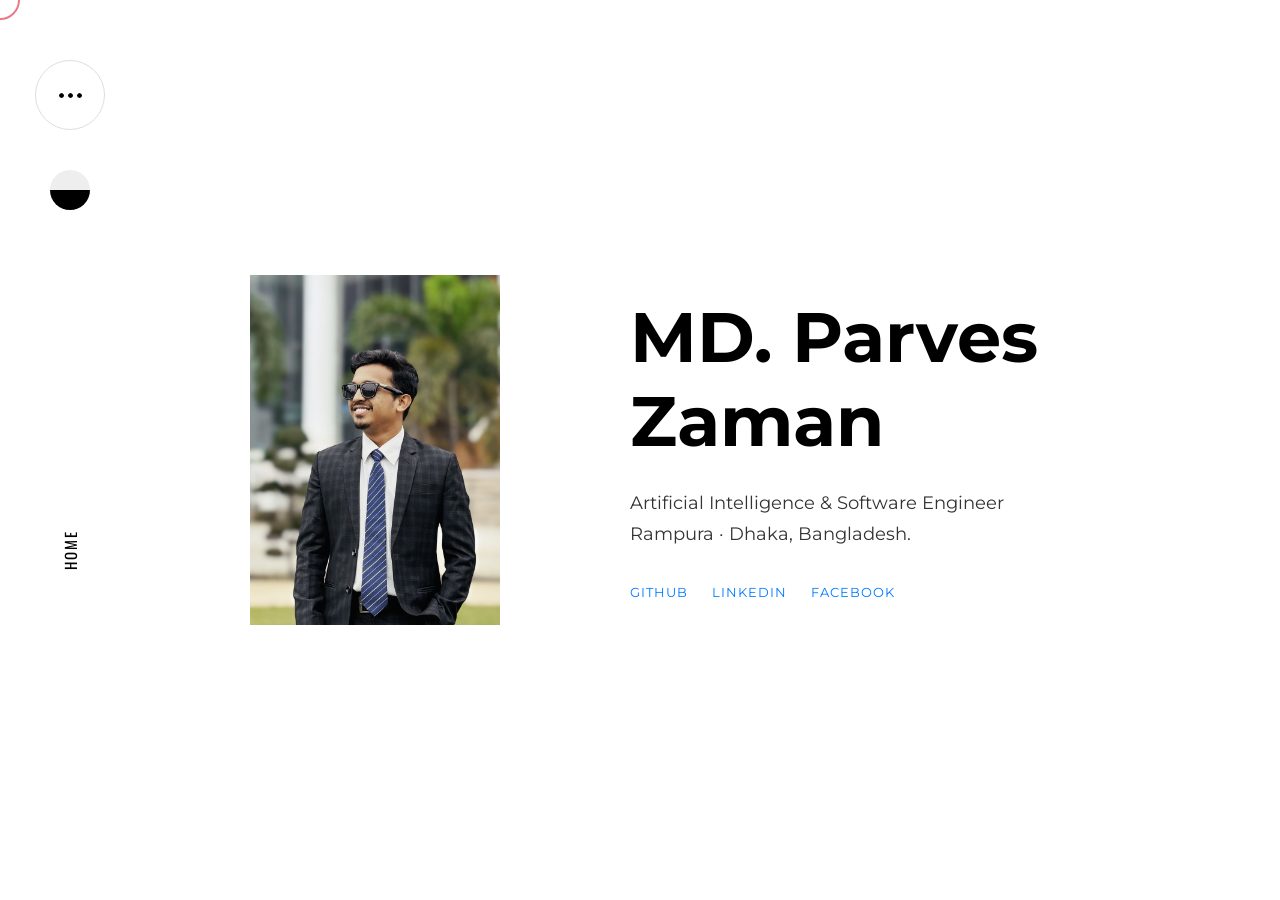
<file: index.html>
<!DOCTYPE html>
<html lang="en">

<head>
    <meta charset="utf-8">
    <meta name="author" content="MD. Parves Zaman">
    <meta http-equiv="x-ua-compatible" content="ie=edge">
    <meta name="viewport" content="width=device-width, initial-scale=1">

    <!-- Title -->
    <title>MD. Parves Zaman — AI &amp; Software Engineer, Dhaka</title>
    <meta name="description" content="MD. Parves Zaman — Computing and Information Systems graduate (AI in IoT) building machine-learning, IoT and ASP.NET / .NET Core software. Based in Dhaka, Bangladesh.">
    <link rel="canonical" href="https://parves.github.io/">
    <meta name="theme-color" content="#111111">
    <meta property="og:type" content="profile">
    <meta property="og:site_name" content="MD. Parves Zaman">
    <meta property="og:title" content="MD. Parves Zaman — AI &amp; Software Engineer, Dhaka">
    <meta property="og:description" content="MD. Parves Zaman — Computing and Information Systems graduate (AI in IoT) building machine-learning, IoT and ASP.NET / .NET Core software. Based in Dhaka, Bangladesh.">
    <meta property="og:url" content="https://parves.github.io/">
    <meta property="og:image" content="https://parves.github.io/images/parves-zaman.jpg">
    <meta property="og:image:alt" content="Portrait of MD. Parves Zaman">
    <meta name="twitter:card" content="summary">
    <!-- Favicon -->
    <link href="images/favicon.png" type="image/png" rel="icon">

    <!-- All CSS -->
    <link href="styles/plugins.css" rel="stylesheet" type="text/css">
    <link href="styles/main.css" rel="stylesheet" type="text/css">
    <link href="styles/glitch.css" rel="stylesheet" type="text/css">
    <link href="styles/responsive.css" rel="stylesheet" type="text/css">
    <script type="application/ld+json">
{
  "@context": "https://schema.org",
  "@type": "Person",
  "name": "MD. Parves Zaman",
  "url": "https://parves.github.io/",
  "image": "https://parves.github.io/images/parves-zaman.jpg",
  "jobTitle": "AI & Software Engineer",
  "alumniOf": {
    "@type": "CollegeOrUniversity",
    "name": "Daffodil International University"
  },
  "address": {
    "@type": "PostalAddress",
    "addressLocality": "Dhaka",
    "addressCountry": "BD"
  },
  "knowsAbout": [
    "Machine learning",
    "IoT",
    "ASP.NET",
    ".NET Core",
    "Python"
  ],
  "sameAs": [
    "https://www.linkedin.com/in/md-parves-zaman-1060b6245/",
    "https://github.com/Md-Parves-Zaman?tab=repositories",
    "https://x.com/zaman_parves"
  ]
}
    </script>
    <link rel="preconnect" href="https://fonts.googleapis.com">
    <link rel="preconnect" href="https://fonts.gstatic.com" crossorigin>
    <link rel="stylesheet" href="https://fonts.googleapis.com/css?family=Montserrat:300,400,500,600,700|Oswald:200,400,500,600&amp;display=swap">
</head>

<body>

    <!-- page cursor -->
    <div id="cursor" class="cursor"></div>

    <!--  start page loader  -->
    <div id="preloader">
        <div class="loader__content"></div>
        <div class="scroll-static"></div>
    </div>
    <!--  end page loader  -->

    <!-- start sidebar -->
    <div class="sidebar__left">

        <!-- navigation toggle -->
        <div class="navigation__toggle hbrable" role="button" tabindex="0" aria-label="Toggle menu" aria-expanded="false">
            <span></span><span></span><span></span>
        </div>

        <!-- color chooser toggle -->
        <div class="color__chooser_toggle hbrable" role="button" tabindex="0" aria-label="Toggle dark mode" aria-pressed="false"></div>

        <!-- breadcrumb text -->
        <div class="breadcrumb__text">
            <span>Home</span>
        </div>
    </div>
    <!-- end sidebar -->

    <!-- start navigation -->
    <nav class="navigation" aria-label="Main">
        <div class="container-fluid h-100">
            <div class="row no-gutters justify-content-center align-items-center h-100">
                <div class="col-md-4">
                    <div class="navigation_inner">
                        <div class="nav__label">
                            <a href="index.html" class="nav__label_inner slide-horizontal hbrable" data-splitting="">Home</a>
                        </div>
                        <div class="nav__label">
                            <a href="about.html" class="nav__label_inner slide-horizontal hbrable" data-splitting="">About</a>
                        </div>
                        <div class="nav__label">
                            <a href="projects.html" class="nav__label_inner slide-horizontal hbrable" data-splitting="">Projects</a>                        
                        </div>
                        <div class="nav__label">
                            <a href="resume.html" class="nav__label_inner slide-horizontal hbrable" data-splitting="">Resume</a>
                        </div>
                        <div class="nav__label">
                            <a href="contact.html" class="nav__label_inner slide-horizontal hbrable" data-splitting="">Contact</a>
                        </div>
                    </div>
                </div>
                <div class="col-md-4">
                    <div class="contact__info mb-0">
                        <!-- hire me -->
                        <div class="text__heading_sm">Hire</div>

                        <!-- contact info -->
                        <div class="direct__contact_info">
                            <p><a href="mailto:parves79.eng@gmail.com">parves79.eng@gmail.com</a></p>
                            <p><a href="tel:+8801608200179">+880 1608-200179</a></p>
                        </div>
                        <!-- follow -->
                        <div class="text__heading_sm">Follow</div>

                        <!-- social links -->
                        <div class="social__links">
                            <a class="hbrable" href="https://github.com/Md-Parves-Zaman?tab=repositories" aria-label="GitHub" target="_blank" rel="noopener noreferrer"><span class="ti-github" aria-hidden="true"></span></a>
                            <a class="hbrable" href="https://www.linkedin.com/in/md-parves-zaman-1060b6245/" aria-label="LinkedIn" target="_blank" rel="noopener noreferrer"><span class="ti-linkedin" aria-hidden="true"></span></a>
                            <a class="hbrable" href="https://x.com/zaman_parves" aria-label="X (Twitter)" target="_blank" rel="noopener noreferrer"><span class="ti-twitter" aria-hidden="true"></span></a>
                            <a class="hbrable" href="https://www.instagram.com/mdparveszaman/" aria-label="Instagram" target="_blank" rel="noopener noreferrer"><span class="ti-instagram" aria-hidden="true"></span></a>
                            <a class="hbrable" href="https://www.facebook.com/md.parves.zaman.2024" aria-label="Facebook" target="_blank" rel="noopener noreferrer"><span class="ti-facebook" aria-hidden="true"></span></a>
                        </div>
                    </div>
                </div>
            </div>
        </div>
    </nav>
    <!-- end navigation -->

    
    <!-- start main content -->
    <div class="main__content glitch__image h-100">
        <div class="container h-100">
            <div class="row h-100 justify-content-center align-items-center">
                <div class="col-lg-4 overflow-hidden">
                    <!-- hero person image -->
                    <div class="hero__person_image">
                        <div class="glitch" role="img" aria-label="Portrait of MD. Parves Zaman">
                            <div class="glitch__img"></div>
                            <div class="glitch__img"></div>
                            <div class="glitch__img"></div>
                            <div class="glitch__img"></div>
                            <div class="glitch__img"></div>
                        </div>
                    </div>
                </div>
                <div class="col-lg-6">
                    <!-- start hero__wrapper -->
                    <div class="hero__wrapper">
                        <div class="hero__content">
                            <h1 class="title__person slide__in_right" data-splitting="">MD. Parves Zaman</h1>
                            <p class="title__person_info slide__in_right" data-splitting="">Artificial Intelligence &amp; Software Engineer<br>Rampura · Dhaka, Bangladesh.</p>
                        </div>
                        <div class="hero__socials">
                            <a href="https://github.com/Md-Parves-Zaman?tab=repositories" class="social__label slide__in_right slide-horizontal hbrable" data-splitting="" target="_blank" rel="noopener noreferrer">GitHub</a>
                            <a href="https://www.linkedin.com/in/md-parves-zaman-1060b6245/" class="social__label slide__in_right slide-horizontal hbrable" data-splitting="" target="_blank" rel="noopener noreferrer">LinkedIn</a>
                            <a href="https://www.facebook.com/md.parves.zaman.2024" class="social__label slide__in_right slide-horizontal hbrable" data-splitting="" target="_blank" rel="noopener noreferrer">Facebook</a>
                        </div>
                    </div>
                    <!-- end hero__wrapper -->
                </div>
            </div>
        </div>
    </div>
    <!-- end main content -->
    <!-- All JS -->
    <script src="scripts/jquery-3.7.1.min.js"></script>
    <script src="scripts/plugins.js"></script>
    <script src="scripts/main.js"></script>

</body>


</html>
</file>
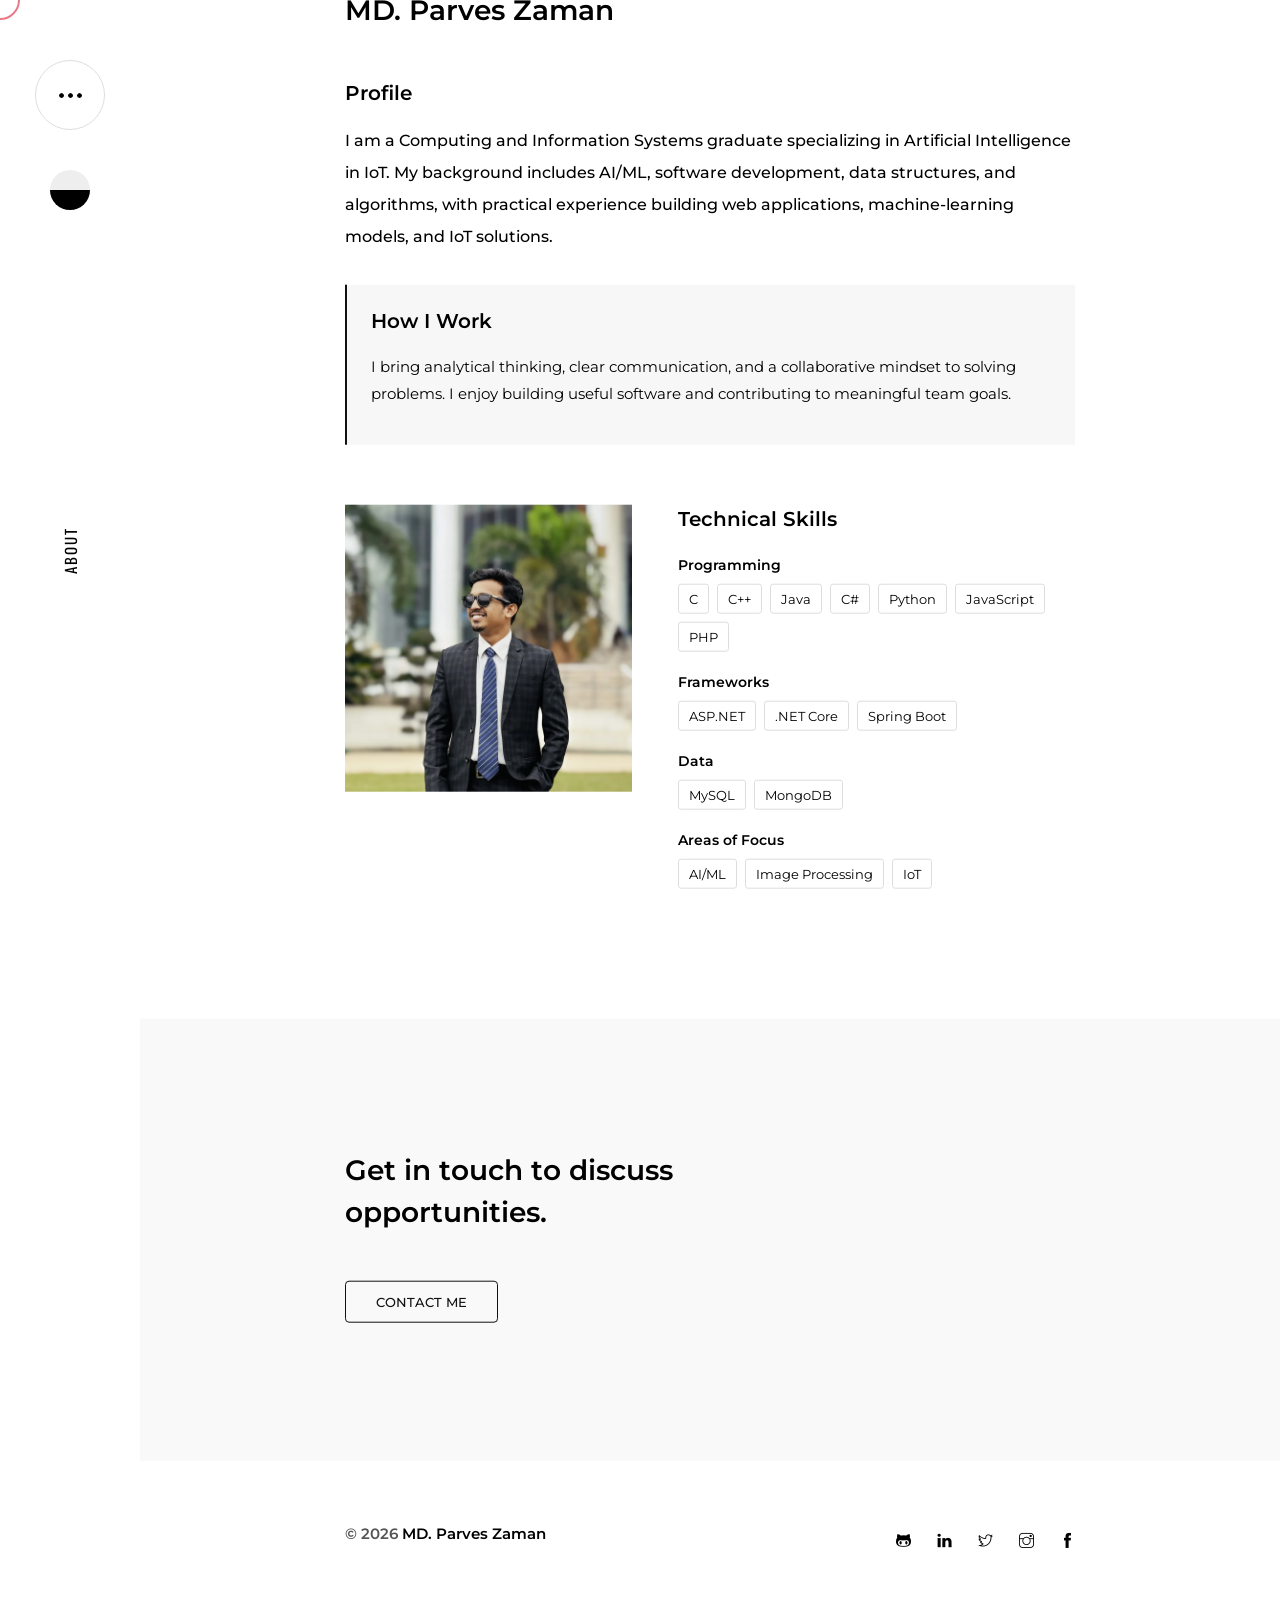
<file: about.html>
<!DOCTYPE html>
<html lang="en">

<head>
    <meta charset="utf-8">
    <meta name="author" content="MD. Parves Zaman">
    <meta http-equiv="x-ua-compatible" content="ie=edge">
    <meta name="viewport" content="width=device-width, initial-scale=1">

    <!-- Title -->
    <title>About — MD. Parves Zaman | AI &amp; Software Developer</title>
    <meta name="description" content="About MD. Parves Zaman: CS graduate specializing in AI in IoT, with hands-on experience in ASP.NET, Python machine learning and IoT systems.">
    <link rel="canonical" href="https://parves.github.io/about.html">
    <meta name="theme-color" content="#111111">
    <meta property="og:type" content="website">
    <meta property="og:site_name" content="MD. Parves Zaman">
    <meta property="og:title" content="About — MD. Parves Zaman | AI &amp; Software Developer">
    <meta property="og:description" content="About MD. Parves Zaman: CS graduate specializing in AI in IoT, with hands-on experience in ASP.NET, Python machine learning and IoT systems.">
    <meta property="og:url" content="https://parves.github.io/about.html">
    <meta property="og:image" content="https://parves.github.io/images/parves-zaman.jpg">
    <meta property="og:image:alt" content="Portrait of MD. Parves Zaman">
    <meta name="twitter:card" content="summary">
    <!-- Favicon -->
    <link href="images/favicon.png" type="image/png" rel="icon">

    <!-- All CSS -->
    <link href="styles/plugins.css" rel="stylesheet" type="text/css">
    <link href="styles/main.css" rel="stylesheet" type="text/css">
    <link href="styles/responsive.css" rel="stylesheet" type="text/css">
    <link rel="preconnect" href="https://fonts.googleapis.com">
    <link rel="preconnect" href="https://fonts.gstatic.com" crossorigin>
    <link rel="stylesheet" href="https://fonts.googleapis.com/css?family=Montserrat:300,400,500,600,700|Oswald:200,400,500,600&amp;display=swap">
</head>

<body>

    <!-- page cursor -->
    <div id="cursor" class="cursor"></div>

    <!--  start page loader  -->
    <div id="preloader">
        <div class="loader__content"></div>
        <div class="scroll-static"></div>
    </div>
    <!--  end page loader  -->

    <!-- start sidebar -->
    <div class="sidebar__left">

        <!-- navigation toggle -->
        <div class="navigation__toggle hbrable" role="button" tabindex="0" aria-label="Toggle menu" aria-expanded="false">
            <span></span><span></span><span></span>
        </div>

        <!-- color chooser toggle -->
        <div class="color__chooser_toggle hbrable" role="button" tabindex="0" aria-label="Toggle dark mode" aria-pressed="false"></div>

        <!-- breadcrumb text -->
        <div class="breadcrumb__text">
            <span>About</span>
        </div>
    </div>
    <!-- end sidebar -->

    <!-- start navigation -->
    <nav class="navigation" aria-label="Main">
        <div class="container-fluid h-100">
            <div class="row no-gutters justify-content-center align-items-center h-100">
                <div class="col-md-4">
                    <div class="navigation_inner">
                        <div class="nav__label">
                            <a href="index.html" class="nav__label_inner slide-horizontal hbrable" data-splitting="">Home</a>
                        </div>
                        <div class="nav__label">
                            <a href="about.html" class="nav__label_inner slide-horizontal hbrable" data-splitting="">About</a>
                        </div>
                        <div class="nav__label">
                            <a href="projects.html" class="nav__label_inner slide-horizontal hbrable" data-splitting="">Projects</a>
                        </div>
                        <div class="nav__label">
                            <a href="resume.html" class="nav__label_inner slide-horizontal hbrable" data-splitting="">Resume</a>
                        </div>
                        <div class="nav__label">
                            <a href="contact.html" class="nav__label_inner slide-horizontal hbrable" data-splitting="">Contact</a>
                        </div>
                    </div>
                </div>
                <div class="col-md-4">
                    <div class="contact__info mb-0">
                        <!-- hire me -->
                        <div class="text__heading_sm">Hire</div>

                        <!-- contact info -->
                        <div class="direct__contact_info">
                            <p><a href="mailto:parves79.eng@gmail.com">parves79.eng@gmail.com</a></p>
                            <p><a href="tel:+8801608200179">+880 1608-200179</a></p>
                        </div>
                        <!-- follow -->
                        <div class="text__heading_sm">Follow</div>

                        <!-- social links -->
                        <div class="social__links">
                            <a class="hbrable" href="https://github.com/Md-Parves-Zaman?tab=repositories" aria-label="GitHub" target="_blank" rel="noopener noreferrer"><span class="ti-github" aria-hidden="true"></span></a>
                            <a class="hbrable" href="https://www.linkedin.com/in/md-parves-zaman-1060b6245/" aria-label="LinkedIn" target="_blank" rel="noopener noreferrer"><span class="ti-linkedin" aria-hidden="true"></span></a>
                            <a class="hbrable" href="https://x.com/zaman_parves" aria-label="X (Twitter)" target="_blank" rel="noopener noreferrer"><span class="ti-twitter" aria-hidden="true"></span></a>
                            <a class="hbrable" href="https://www.instagram.com/mdparveszaman/" aria-label="Instagram" target="_blank" rel="noopener noreferrer"><span class="ti-instagram" aria-hidden="true"></span></a>
                            <a class="hbrable" href="https://www.facebook.com/md.parves.zaman.2024" aria-label="Facebook" target="_blank" rel="noopener noreferrer"><span class="ti-facebook" aria-hidden="true"></span></a>
                        </div>
                    </div>
                </div>
            </div>
        </div>
    </nav>
    <!-- end navigation -->
    <!-- start main-content of stories wrapper -->
    <div id="luxy" class="main__content luxy__wrapper">

        <!-- start journals wrapper -->
        <div class="wrapper journals__wrapper journal__details">
            <div class="container">
                <div class="row justify-content-center">
                    <div class="col-lg-8 col-md-12">
                        <!-- journal-details -->
                        <div class="journal__details">
                            <div class="journal__details_header">
                                <span class="journal__post_date">Professional Profile</span>
                                <h1 class="journal__title">MD. Parves Zaman</h1>
                            </div>

                            <div class="journal__details_inner about__profile">
                                <h2 class="about__section_title">Profile</h2>
                                <p class="journal__normal_text">I am a Computing and Information Systems graduate specializing in Artificial Intelligence in IoT. My background includes AI/ML, software development, data structures, and algorithms, with practical experience building web applications, machine-learning models, and IoT solutions.</p>

                                <div class="about__approach">
                                    <h2 class="about__section_title">How I Work</h2>
                                    <p>I bring analytical thinking, clear communication, and a collaborative mindset to solving problems. I enjoy building useful software and contributing to meaningful team goals.</p>
                                </div>
                            </div>

                            <div class="row align-items-start about__skills_layout">
                                <div class="col-md-5">
                                    <picture><source srcset="images/parves-zaman.webp" type="image/webp"><img class="img-fluid profile-portrait" src="images/parves-zaman.jpg" alt="MD. Parves Zaman portrait" width="1200" height="1200" decoding="async"></picture>
                                </div>
                                <div class="col-md-7">
                                    <div class="about__skills">
                                        <h2 class="about__section_title">Technical Skills</h2>
                                        <div class="about__skill_group">
                                            <h3>Programming</h3>
                                            <ul>
                                                <li>C</li><li>C++</li><li>Java</li><li>C#</li><li>Python</li><li>JavaScript</li><li>PHP</li>
                                            </ul>
                                        </div>
                                        <div class="about__skill_group">
                                            <h3>Frameworks</h3>
                                            <ul>
                                                <li>ASP.NET</li><li>.NET Core</li><li>Spring Boot</li>
                                            </ul>
                                        </div>
                                        <div class="about__skill_group">
                                            <h3>Data</h3>
                                            <ul>
                                                <li>MySQL</li><li>MongoDB</li>
                                            </ul>
                                        </div>
                                        <div class="about__skill_group">
                                            <h3>Areas of Focus</h3>
                                            <ul>
                                                <li>AI/ML</li><li>Image Processing</li><li>IoT</li>
                                            </ul>
                                        </div>
                                    </div>
                                </div>
                            </div>
                        </div>

                    </div>
                </div>
            </div>
        </div>
        <!-- end journals wrapper -->
            
        <!-- start promo wrapper -->
        <div class="wrapper promo__wrapper wrapper__alt">
            <div class="container">
                <div class="row justify-content-center">
                    <div class="col-lg-8 col-md-12">
                        <h2>Get in touch to discuss opportunities.</h2>
                        <a class="button-default slide-vertical hbrable" href="contact.html" data-splitting="">Contact Me</a>
                    </div>
                </div>
            </div>
        </div>
        <!-- end promo wrapper -->
        
        <!-- start footer wrapper -->
        <footer class="footer__wrapper">
            <div class="container">
                <div class="row justify-content-center align-items-center">
                    <div class="col-lg-4 col-md-6 order-md-first order-sm-last order-last">
                        <p class="copyright__text">&copy; 2026 <a class="hbrable" href="index.html">MD. Parves Zaman</a></p>
                    </div>
                    <div class="col-lg-4 col-md-6 order-md-last order-sm-first order-first">
                        <div class="social__links">
                            <a class="hbrable" href="https://github.com/Md-Parves-Zaman?tab=repositories" aria-label="GitHub" target="_blank" rel="noopener noreferrer"><span class="ti-github" aria-hidden="true"></span></a>
                            <a class="hbrable" href="https://www.linkedin.com/in/md-parves-zaman-1060b6245/" aria-label="LinkedIn" target="_blank" rel="noopener noreferrer"><span class="ti-linkedin" aria-hidden="true"></span></a>
                            <a class="hbrable" href="https://x.com/zaman_parves" aria-label="X (Twitter)" target="_blank" rel="noopener noreferrer"><span class="ti-twitter" aria-hidden="true"></span></a>
                            <a class="hbrable" href="https://www.instagram.com/mdparveszaman/" aria-label="Instagram" target="_blank" rel="noopener noreferrer"><span class="ti-instagram" aria-hidden="true"></span></a>
                            <a class="hbrable" href="https://www.facebook.com/md.parves.zaman.2024" aria-label="Facebook" target="_blank" rel="noopener noreferrer"><span class="ti-facebook" aria-hidden="true"></span></a>
                        </div>
                    </div>
                </div>
            </div>
        </footer>
        <!-- end footer wrapper -->

    </div>
    <!-- end main-content of works wrapper -->

    


    <!-- All JS -->
    <script src="scripts/jquery-3.7.1.min.js"></script>
    <script src="scripts/plugins.js"></script>
    <script src="scripts/main.js"></script>
    <script src="scripts/luxy.min.js"></script>

</body>


</html>
</file>
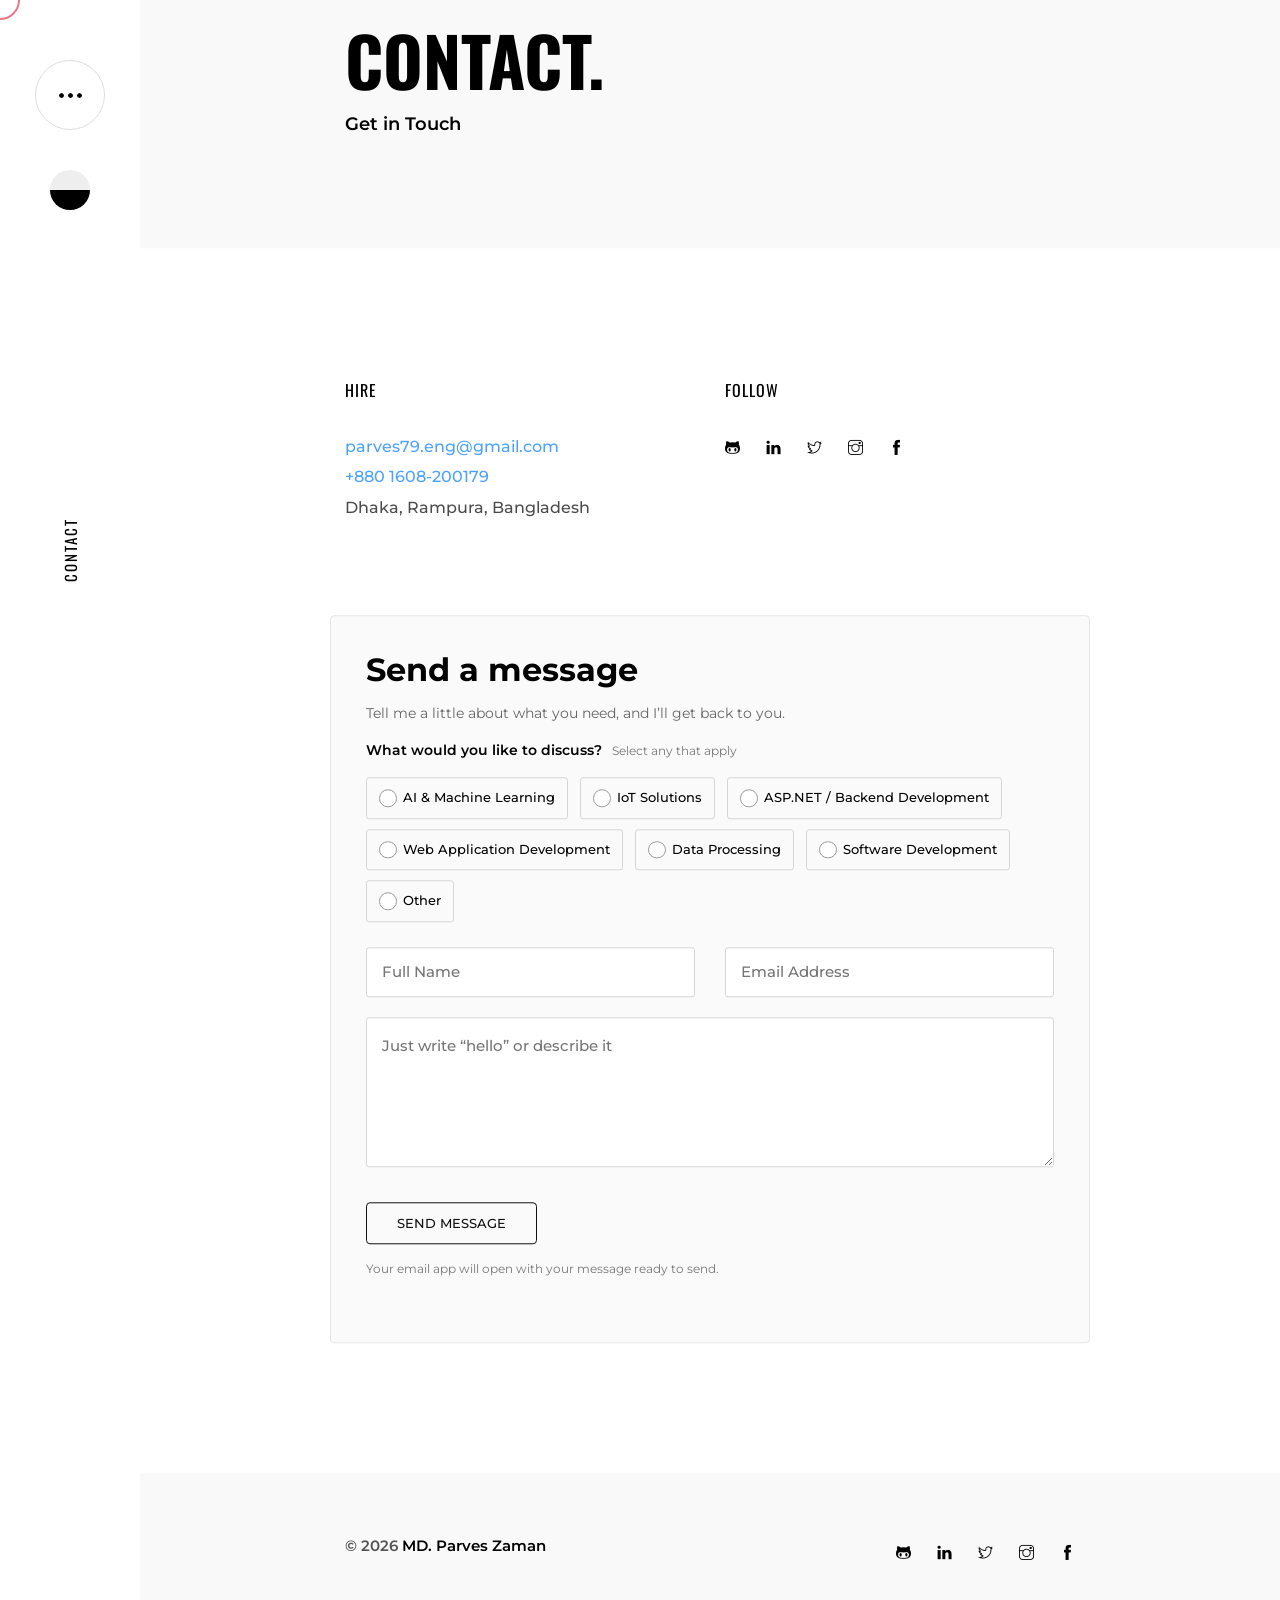
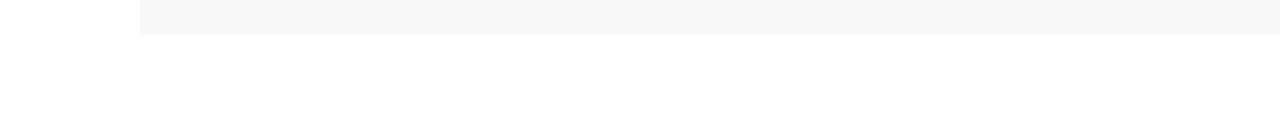
<file: contact.html>
<!DOCTYPE html>
<html lang="en">

<head>
    <meta charset="utf-8">
    <meta name="author" content="MD. Parves Zaman">
    <meta http-equiv="x-ua-compatible" content="ie=edge">
    <meta name="viewport" content="width=device-width, initial-scale=1">

    <!-- Title -->
    <title>Contact — MD. Parves Zaman</title>
    <meta name="description" content="Get in touch with MD. Parves Zaman about software, AI / machine learning and IoT work.">
    <link rel="canonical" href="https://parves.github.io/contact.html">
    <meta name="theme-color" content="#111111">
    <meta property="og:type" content="website">
    <meta property="og:site_name" content="MD. Parves Zaman">
    <meta property="og:title" content="Contact — MD. Parves Zaman">
    <meta property="og:description" content="Get in touch with MD. Parves Zaman about software, AI / machine learning and IoT work.">
    <meta property="og:url" content="https://parves.github.io/contact.html">
    <meta property="og:image" content="https://parves.github.io/images/parves-zaman.jpg">
    <meta property="og:image:alt" content="Portrait of MD. Parves Zaman">
    <meta name="twitter:card" content="summary">
    <!-- Favicon -->
    <link href="images/favicon.png" type="image/png" rel="icon">

    <!-- All CSS -->
    <link href="styles/plugins.css" rel="stylesheet" type="text/css">
    <link href="styles/main.css" rel="stylesheet" type="text/css">
    <link href="styles/responsive.css" rel="stylesheet" type="text/css">
    <link rel="preconnect" href="https://fonts.googleapis.com">
    <link rel="preconnect" href="https://fonts.gstatic.com" crossorigin>
    <link rel="stylesheet" href="https://fonts.googleapis.com/css?family=Montserrat:300,400,500,600,700|Oswald:200,400,500,600&amp;display=swap">
</head>

<body>

    <!-- page cursor -->
    <div id="cursor" class="cursor"></div>

    <!--  start page loader  -->
    <div id="preloader">
        <div class="loader__content"></div>
        <div class="scroll-static"></div>
    </div>
    <!--  end page loader  -->

    <!-- start sidebar -->
    <div class="sidebar__left">

        <!-- navigation toggle -->
        <div class="navigation__toggle hbrable" role="button" tabindex="0" aria-label="Toggle menu" aria-expanded="false">
            <span></span><span></span><span></span>
        </div>

        <!-- color chooser toggle -->
        <div class="color__chooser_toggle hbrable" role="button" tabindex="0" aria-label="Toggle dark mode" aria-pressed="false"></div>

        <!-- breadcrumb text -->
        <div class="breadcrumb__text">
            <span>Contact</span>
        </div>
    </div>
    <!-- end sidebar -->

    <!-- start navigation -->
    <nav class="navigation" aria-label="Main">
        <div class="container-fluid h-100">
            <div class="row no-gutters justify-content-center align-items-center h-100">
                <div class="col-md-4">
                    <div class="navigation_inner">
                        <div class="nav__label">
                            <a href="index.html" class="nav__label_inner slide-horizontal hbrable" data-splitting="">Home</a>
                        </div>
                        <div class="nav__label">
                            <a href="about.html" class="nav__label_inner slide-horizontal hbrable" data-splitting="">About</a>
                        </div>
                        <div class="nav__label">
                            <a href="projects.html" class="nav__label_inner slide-horizontal hbrable" data-splitting="">Projects</a>
                        </div>
                        <div class="nav__label">
                            <a href="resume.html" class="nav__label_inner slide-horizontal hbrable" data-splitting="">Resume</a>
                        </div>
                        <div class="nav__label">
                            <a href="contact.html" class="nav__label_inner slide-horizontal hbrable" data-splitting="">Contact</a>
                        </div>
                    </div>
                </div>
                <div class="col-md-4">
                    <div class="contact__info mb-0">
                        <!-- hire me -->
                        <div class="text__heading_sm">Hire</div>

                        <!-- contact info -->
                        <div class="direct__contact_info">
                            <p><a href="mailto:parves79.eng@gmail.com">parves79.eng@gmail.com</a></p>
                            <p><a href="tel:+8801608200179">+880 1608-200179</a></p>
                        </div>
                        <!-- follow -->
                        <div class="text__heading_sm">Follow</div>

                        <!-- social links -->
                        <div class="social__links">
                            <a class="hbrable" href="https://github.com/Md-Parves-Zaman?tab=repositories" aria-label="GitHub" target="_blank" rel="noopener noreferrer"><span class="ti-github" aria-hidden="true"></span></a>
                            <a class="hbrable" href="https://www.linkedin.com/in/md-parves-zaman-1060b6245/" aria-label="LinkedIn" target="_blank" rel="noopener noreferrer"><span class="ti-linkedin" aria-hidden="true"></span></a>
                            <a class="hbrable" href="https://x.com/zaman_parves" aria-label="X (Twitter)" target="_blank" rel="noopener noreferrer"><span class="ti-twitter" aria-hidden="true"></span></a>
                            <a class="hbrable" href="https://www.instagram.com/mdparveszaman/" aria-label="Instagram" target="_blank" rel="noopener noreferrer"><span class="ti-instagram" aria-hidden="true"></span></a>
                            <a class="hbrable" href="https://www.facebook.com/md.parves.zaman.2024" aria-label="Facebook" target="_blank" rel="noopener noreferrer"><span class="ti-facebook" aria-hidden="true"></span></a>
                        </div>
                    </div>
                </div>
            </div>
        </div>
    </nav>
    <!-- end navigation -->
    <!-- start main-content of contact wrapper -->
    <div id="luxy" class="main__content luxy__wrapper">

        <!-- start hero/breadcrumb wrapper -->
        <div class="wrapper wrapper__alt">
            <div class="container">
                <div class="row justify-content-center">
                    <div class="col-lg-8 col-md-12">
                        <h1 class="page__hero_title slide__in_right" data-splitting="">
                            <i>Contact.</i>
                            <span class="sub__text">Get in Touch</span>
                        </h1>
                    </div>
                </div>
            </div>
        </div>
        <!-- end hero/breadcrumb wrapper -->

        <!-- start contact form wrapper -->
        <div class="wrapper contact__form_wrapper">

            <div class="container">
                <div class="row justify-content-center">
                    <div class="col-lg-8 col-md-12">

                        <!-- contact__form -->
                        <form class="contact__form" method="post" data-endpoint="" data-mailto="parves79.eng@gmail.com">
                            <div class="row justify-content-between">
                                <div class="col-md-12">
                                    <div class="row contact__info">
                                        <div class="col-md-6">
                                            <p class="text__heading_sm">Hire</p>
                                            <div class="direct__contact_info">
                                                <p><a href="mailto:parves79.eng@gmail.com">parves79.eng@gmail.com</a></p>
                                                <p><a href="tel:+8801608200179">+880 1608-200179</a></p>
                                                <p>Dhaka, Rampura, Bangladesh</p>
                                            </div>
                                        </div>
                                        <div class="col-md-6">
                                            <p class="text__heading_sm">Follow</p>
                                            <div class="social__links">
                                                <a class="hbrable" href="https://github.com/Md-Parves-Zaman?tab=repositories" aria-label="GitHub" target="_blank" rel="noopener noreferrer"><span class="ti-github" aria-hidden="true"></span></a>
                                                <a class="hbrable" href="https://www.linkedin.com/in/md-parves-zaman-1060b6245/" aria-label="LinkedIn" target="_blank" rel="noopener noreferrer"><span class="ti-linkedin" aria-hidden="true"></span></a>
                                                <a class="hbrable" href="https://x.com/zaman_parves" aria-label="X (Twitter)" target="_blank" rel="noopener noreferrer"><span class="ti-twitter" aria-hidden="true"></span></a>
                                                <a class="hbrable" href="https://www.instagram.com/mdparveszaman/" aria-label="Instagram" target="_blank" rel="noopener noreferrer"><span class="ti-instagram" aria-hidden="true"></span></a>
                                                <a class="hbrable" href="https://www.facebook.com/md.parves.zaman.2024" aria-label="Facebook" target="_blank" rel="noopener noreferrer"><span class="ti-facebook" aria-hidden="true"></span></a>
                                            </div>
                                        </div>
                                    </div>
                                </div>
                                <div class="col-md-12">
                                    <div class="row contact__message">
                                        <div class="col-md-12">
                                            <h2 class="contact__form_heading h3">Send a message</h2>
                                            <p class="contact__form_intro">Tell me a little about what you need, and I’ll get back to you.</p>
                                        </div>
                                        <div class="col-md-12 contact__form_services">
                                            <p class="contact__services_label">What would you like to discuss? <span>Select any that apply</span></p>
                                            <div class="custom-control custom-checkbox">
                                                <input type="checkbox" class="custom-control-input" id="svc-ai-machine-learning" name="services" value="AI &amp; Machine Learning">
                                                <label class="custom-control-label" for="svc-ai-machine-learning">AI &amp; Machine Learning</label>
                                            </div>
                                            <div class="custom-control custom-checkbox">
                                                <input type="checkbox" class="custom-control-input" id="svc-iot-solutions" name="services" value="IoT Solutions">
                                                <label class="custom-control-label" for="svc-iot-solutions">IoT Solutions</label>
                                            </div>
                                            <div class="custom-control custom-checkbox">
                                                <input type="checkbox" class="custom-control-input" id="svc-asp-net-backend-development" name="services" value="ASP.NET / Backend Development">
                                                <label class="custom-control-label" for="svc-asp-net-backend-development">ASP.NET / Backend Development</label>
                                            </div>
                                            <div class="custom-control custom-checkbox">
                                                <input type="checkbox" class="custom-control-input" id="svc-web-application-development" name="services" value="Web Application Development">
                                                <label class="custom-control-label" for="svc-web-application-development">Web Application Development</label>
                                            </div>
                                            <div class="custom-control custom-checkbox">
                                                <input type="checkbox" class="custom-control-input" id="svc-data-processing" name="services" value="Data Processing">
                                                <label class="custom-control-label" for="svc-data-processing">Data Processing</label>
                                            </div>
                                            <div class="custom-control custom-checkbox">
                                                <input type="checkbox" class="custom-control-input" id="svc-software-development" name="services" value="Software Development">
                                                <label class="custom-control-label" for="svc-software-development">Software Development</label>
                                            </div>
                                            <div class="custom-control custom-checkbox">
                                                <input type="checkbox" class="custom-control-input" id="svc-other" name="services" value="Other">
                                                <label class="custom-control-label" for="svc-other">Other</label>
                                            </div>
                                        </div>
                                        <div class="col-md-6">
                                            <!-- input field for NAME -->
                                            <label class="sr-only" for="f-name">Full name</label>
                                            <input class="input_field required" id="f-name" type="text" name="name" placeholder="Full Name" autocomplete="name" required>
                                        </div>
                                        <div class="col-md-6">
                                            <!-- input field for EMAIL -->
                                            <label class="sr-only" for="f-email">Email address</label>
                                            <input class="input_field required" id="f-email" type="email" name="email" placeholder="Email Address" autocomplete="email" required>
                                        </div>
                                        <div class="col-md-12">
                                            <!-- input field for MESSAGE -->
                                            <label class="sr-only" for="f-message">Message</label>
                                            <textarea class="input_field required" id="f-message" name="message" placeholder="Just write “hello” or describe it" required></textarea>
                                        </div>
                                        <div class="col-md-12">
                                            <button class="button-default slide-vertical hbrable" type="submit" data-splitting="">Send Message</button>
                                            <p class="contact__form_note">Your email app will open with your message ready to send.</p>
                                            <p class="form__status" role="status" aria-live="polite"></p>
                                        </div>
                                    </div>
                                </div>
                            </div>
                        </form>
                    </div>
                </div>
            </div>
        </div>
        <!-- end contact form wrapper -->
        
        <!-- start footer wrapper -->
        <footer class="footer__wrapper wrapper__alt">
            <div class="container">
                <div class="row justify-content-center align-items-center">
                    <div class="col-lg-4 col-md-6 order-md-first order-sm-last order-last">
                        <p class="copyright__text">&copy; 2026 <a class="hbrable" href="index.html">MD. Parves Zaman</a></p>
                    </div>
                    <div class="col-lg-4 col-md-6 order-md-last order-sm-first order-first">
                        <div class="social__links">
                            <a class="hbrable" href="https://github.com/Md-Parves-Zaman?tab=repositories" aria-label="GitHub" target="_blank" rel="noopener noreferrer"><span class="ti-github" aria-hidden="true"></span></a>
                            <a class="hbrable" href="https://www.linkedin.com/in/md-parves-zaman-1060b6245/" aria-label="LinkedIn" target="_blank" rel="noopener noreferrer"><span class="ti-linkedin" aria-hidden="true"></span></a>
                            <a class="hbrable" href="https://x.com/zaman_parves" aria-label="X (Twitter)" target="_blank" rel="noopener noreferrer"><span class="ti-twitter" aria-hidden="true"></span></a>
                            <a class="hbrable" href="https://www.instagram.com/mdparveszaman/" aria-label="Instagram" target="_blank" rel="noopener noreferrer"><span class="ti-instagram" aria-hidden="true"></span></a>
                            <a class="hbrable" href="https://www.facebook.com/md.parves.zaman.2024" aria-label="Facebook" target="_blank" rel="noopener noreferrer"><span class="ti-facebook" aria-hidden="true"></span></a>
                        </div>
                    </div>
                </div>
            </div>
        </footer>
        <!-- end footer wrapper -->

    </div>
    <!-- end main-content of contact wrapper -->
    


    <!-- All JS -->
    <script src="scripts/jquery-3.7.1.min.js"></script>
    <script src="scripts/plugins.js"></script>
    <script src="scripts/main.js"></script>
    <script src="scripts/luxy.min.js"></script>

</body>


</html>
</file>
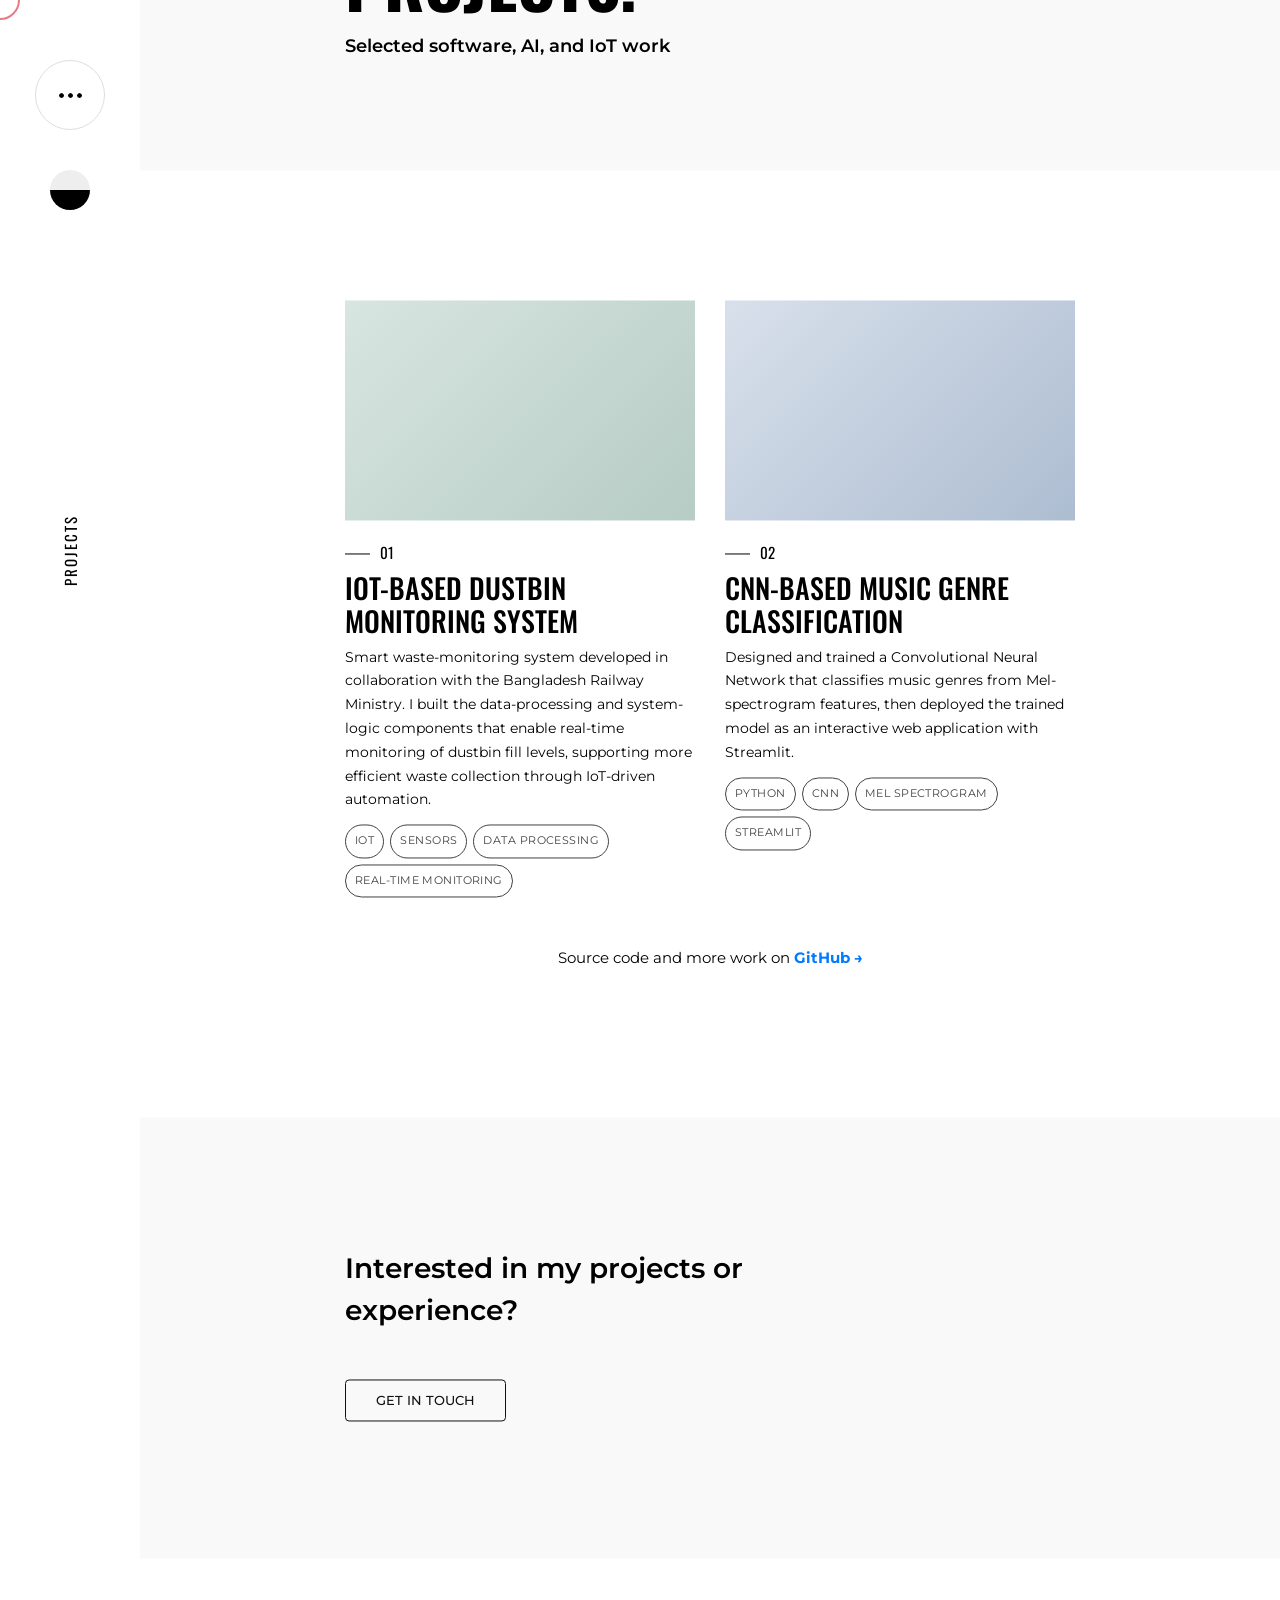
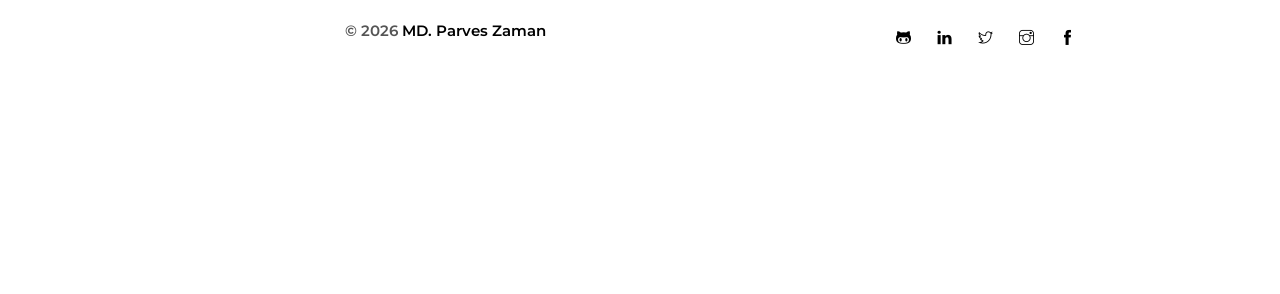
<file: projects.html>
<!DOCTYPE html>
<html lang="en">

<head>
    <meta charset="utf-8">
    <meta name="author" content="MD. Parves Zaman">
    <meta http-equiv="x-ua-compatible" content="ie=edge">
    <meta name="viewport" content="width=device-width, initial-scale=1">

    <!-- Title -->
    <title>Projects — MD. Parves Zaman</title>
    <meta name="description" content="Selected projects by MD. Parves Zaman: an IoT-based dustbin monitoring system and a CNN-based music genre classifier deployed with Streamlit.">
    <link rel="canonical" href="https://parves.github.io/projects.html">
    <meta name="theme-color" content="#111111">
    <meta property="og:type" content="website">
    <meta property="og:site_name" content="MD. Parves Zaman">
    <meta property="og:title" content="Projects — MD. Parves Zaman">
    <meta property="og:description" content="Selected projects by MD. Parves Zaman: an IoT-based dustbin monitoring system and a CNN-based music genre classifier deployed with Streamlit.">
    <meta property="og:url" content="https://parves.github.io/projects.html">
    <meta property="og:image" content="https://parves.github.io/images/parves-zaman.jpg">
    <meta property="og:image:alt" content="Portrait of MD. Parves Zaman">
    <meta name="twitter:card" content="summary">
    <!-- Favicon -->
    <link href="images/favicon.png" type="image/png" rel="icon">

    <!-- All CSS -->
    <link href="styles/plugins.css" rel="stylesheet" type="text/css">
    <link href="styles/main.css" rel="stylesheet" type="text/css">
    <link href="styles/responsive.css" rel="stylesheet" type="text/css">
    <link rel="preconnect" href="https://fonts.googleapis.com">
    <link rel="preconnect" href="https://fonts.gstatic.com" crossorigin>
    <link rel="stylesheet" href="https://fonts.googleapis.com/css?family=Montserrat:300,400,500,600,700|Oswald:200,400,500,600&amp;display=swap">
</head>

<body>

    <!-- page cursor -->
    <div id="cursor" class="cursor"></div>

    <!--  start page loader  -->
    <div id="preloader">
        <div class="loader__content"></div>
        <div class="scroll-static"></div>
    </div>
    <!--  end page loader  -->

    <!-- start sidebar -->
    <div class="sidebar__left">

        <!-- navigation toggle -->
        <div class="navigation__toggle hbrable" role="button" tabindex="0" aria-label="Toggle menu" aria-expanded="false">
            <span></span><span></span><span></span>
        </div>

        <!-- color chooser toggle -->
        <div class="color__chooser_toggle hbrable" role="button" tabindex="0" aria-label="Toggle dark mode" aria-pressed="false"></div>

        <!-- breadcrumb text -->
        <div class="breadcrumb__text">
            <span>Projects</span>
        </div>
    </div>
    <!-- end sidebar -->

    <!-- start navigation -->
    <nav class="navigation" aria-label="Main">
        <div class="container-fluid h-100">
            <div class="row no-gutters justify-content-center align-items-center h-100">
                <div class="col-md-4">
                    <div class="navigation_inner">
                        <div class="nav__label">
                            <a href="index.html" class="nav__label_inner slide-horizontal hbrable" data-splitting="">Home</a>
                        </div>
                        <div class="nav__label">
                            <a href="about.html" class="nav__label_inner slide-horizontal hbrable" data-splitting="">About</a>
                        </div>
                        <div class="nav__label">
                            <a href="projects.html" class="nav__label_inner active slide-horizontal hbrable" data-splitting="">Projects</a>
                        </div>
                        <div class="nav__label">
                            <a href="resume.html" class="nav__label_inner slide-horizontal hbrable" data-splitting="">Resume</a>
                        </div>
                        <div class="nav__label">
                            <a href="contact.html" class="nav__label_inner slide-horizontal hbrable" data-splitting="">Contact</a>
                        </div>
                    </div>
                </div>
                <div class="col-md-4">
                    <div class="contact__info mb-0">
                        <!-- hire me -->
                        <div class="text__heading_sm">Hire</div>

                        <!-- contact info -->
                        <div class="direct__contact_info">
                            <p><a href="mailto:parves79.eng@gmail.com">parves79.eng@gmail.com</a></p>
                            <p><a href="tel:+8801608200179">+880 1608-200179</a></p>
                        </div>
                        <!-- follow -->
                        <div class="text__heading_sm">Follow</div>

                        <!-- social links -->
                        <div class="social__links">
                            <a class="hbrable" href="https://github.com/Md-Parves-Zaman?tab=repositories" aria-label="GitHub" target="_blank" rel="noopener noreferrer"><span class="ti-github" aria-hidden="true"></span></a>
                            <a class="hbrable" href="https://www.linkedin.com/in/md-parves-zaman-1060b6245/" aria-label="LinkedIn" target="_blank" rel="noopener noreferrer"><span class="ti-linkedin" aria-hidden="true"></span></a>
                            <a class="hbrable" href="https://x.com/zaman_parves" aria-label="X (Twitter)" target="_blank" rel="noopener noreferrer"><span class="ti-twitter" aria-hidden="true"></span></a>
                            <a class="hbrable" href="https://www.instagram.com/mdparveszaman/" aria-label="Instagram" target="_blank" rel="noopener noreferrer"><span class="ti-instagram" aria-hidden="true"></span></a>
                            <a class="hbrable" href="https://www.facebook.com/md.parves.zaman.2024" aria-label="Facebook" target="_blank" rel="noopener noreferrer"><span class="ti-facebook" aria-hidden="true"></span></a>
                        </div>
                    </div>
                </div>
            </div>
        </div>
    </nav>
    <!-- end navigation -->
    <!-- start main-content of works wrapper -->
    <div id="luxy" class="main__content luxy__wrapper">

        <!-- start hero/breadcrumb wrapper -->
        <div class="wrapper wrapper__alt">
            <div class="container">
                <div class="row justify-content-center">
                    <div class="col-lg-8 col-md-12">
                        <h1 class="page__hero_title slide__in_right" data-splitting="">
                            <i>Projects.</i>
                            <span class="sub__text">Selected software, AI, and IoT work</span>
                        </h1>
                    </div>
                </div>
            </div>
        </div>
        <!-- end hero/breadcrumb wrapper -->

        <!-- start works wrapper -->
        <div class="wrapper works__wrapper">
            <div class="container">
                <div class="row justify-content-center">
                    <div class="col-lg-8 col-md-12">
                        <div class="row works__item_grid_row">
                            <div class="col-md-6">
                                <article class="project__card" id="iot-project">
                                    <div class="works__item_grid" style="background: linear-gradient(135deg, #d8e5e1, #b6ccc4);" role="img" aria-label="Abstract green gradient for the IoT project"></div>
                                    <div class="work__grid_info">
                                        <span class="project__count">01</span>
                                        <h2 class="h3">IoT-based Dustbin Monitoring System</h2>
                                    </div>
                                    <p class="project__desc">Smart waste-monitoring system developed in collaboration with the Bangladesh Railway Ministry. I built the data-processing and system-logic components that enable real-time monitoring of dustbin fill levels, supporting more efficient waste collection through IoT-driven automation.</p>
                                    <ul class="project__tags" aria-label="Technologies">
                                        <li>IoT</li><li>Sensors</li><li>Data processing</li><li>Real-time monitoring</li>
                                    </ul>
                                </article>
                            </div>

                            <div class="col-md-6">
                                <article class="project__card" id="music-project">
                                    <div class="works__item_grid" style="background: linear-gradient(135deg, #d8e0eb, #adbdd1);" role="img" aria-label="Abstract blue gradient for the music classification project"></div>
                                    <div class="work__grid_info">
                                        <span class="project__count">02</span>
                                        <h2 class="h3">CNN-based Music Genre Classification</h2>
                                    </div>
                                    <p class="project__desc">Designed and trained a Convolutional Neural Network that classifies music genres from Mel-spectrogram features, then deployed the trained model as an interactive web application with Streamlit.</p>
                                    <ul class="project__tags" aria-label="Technologies">
                                        <li>Python</li><li>CNN</li><li>Mel spectrogram</li><li>Streamlit</li>
                                    </ul>
                                </article>
                            </div>
                        </div>
                        <p class="project__more">Source code and more work on <a href="https://github.com/Md-Parves-Zaman?tab=repositories" target="_blank" rel="noopener noreferrer"><strong>GitHub &rarr;</strong></a></p>
                    </div>
                </div>
            </div>
        </div>
        <!-- end works wrapper -->
            
        <!-- start promo wrapper -->
        <div class="wrapper promo__wrapper wrapper__alt">
            <div class="container">
                <div class="row justify-content-center">
                    <div class="col-lg-8 col-md-12">
                        <h2>Interested in my projects or experience?</h2>
                        <a class="button-default slide-vertical hbrable" href="contact.html" data-splitting="">Get in Touch</a>
                    </div>
                </div>
            </div>
        </div>
        <!-- end promo wrapper -->
        
        <!-- start footer wrapper -->
        <footer class="footer__wrapper">
            <div class="container">
                <div class="row justify-content-center align-items-center">
                    <div class="col-lg-4 col-md-6 order-md-first order-sm-last order-last">
                        <p class="copyright__text">&copy; 2026 <a class="hbrable" href="index.html">MD. Parves Zaman</a></p>
                    </div>
                    <div class="col-lg-4 col-md-6 order-md-last order-sm-first order-first">
                        <div class="social__links">
                            <a class="hbrable" href="https://github.com/Md-Parves-Zaman?tab=repositories" aria-label="GitHub" target="_blank" rel="noopener noreferrer"><span class="ti-github" aria-hidden="true"></span></a>
                            <a class="hbrable" href="https://www.linkedin.com/in/md-parves-zaman-1060b6245/" aria-label="LinkedIn" target="_blank" rel="noopener noreferrer"><span class="ti-linkedin" aria-hidden="true"></span></a>
                            <a class="hbrable" href="https://x.com/zaman_parves" aria-label="X (Twitter)" target="_blank" rel="noopener noreferrer"><span class="ti-twitter" aria-hidden="true"></span></a>
                            <a class="hbrable" href="https://www.instagram.com/mdparveszaman/" aria-label="Instagram" target="_blank" rel="noopener noreferrer"><span class="ti-instagram" aria-hidden="true"></span></a>
                            <a class="hbrable" href="https://www.facebook.com/md.parves.zaman.2024" aria-label="Facebook" target="_blank" rel="noopener noreferrer"><span class="ti-facebook" aria-hidden="true"></span></a>
                        </div>
                    </div>
                </div>
            </div>
        </footer>
        <!-- end footer wrapper -->

    </div>
    <!-- end main-content of works wrapper -->

    


    <!-- All JS -->
    <script src="scripts/jquery-3.7.1.min.js"></script>
    <script src="scripts/plugins.js"></script>
    <script src="scripts/main.js"></script>
    <script src="scripts/luxy.min.js"></script>

</body>


</html>
</file>
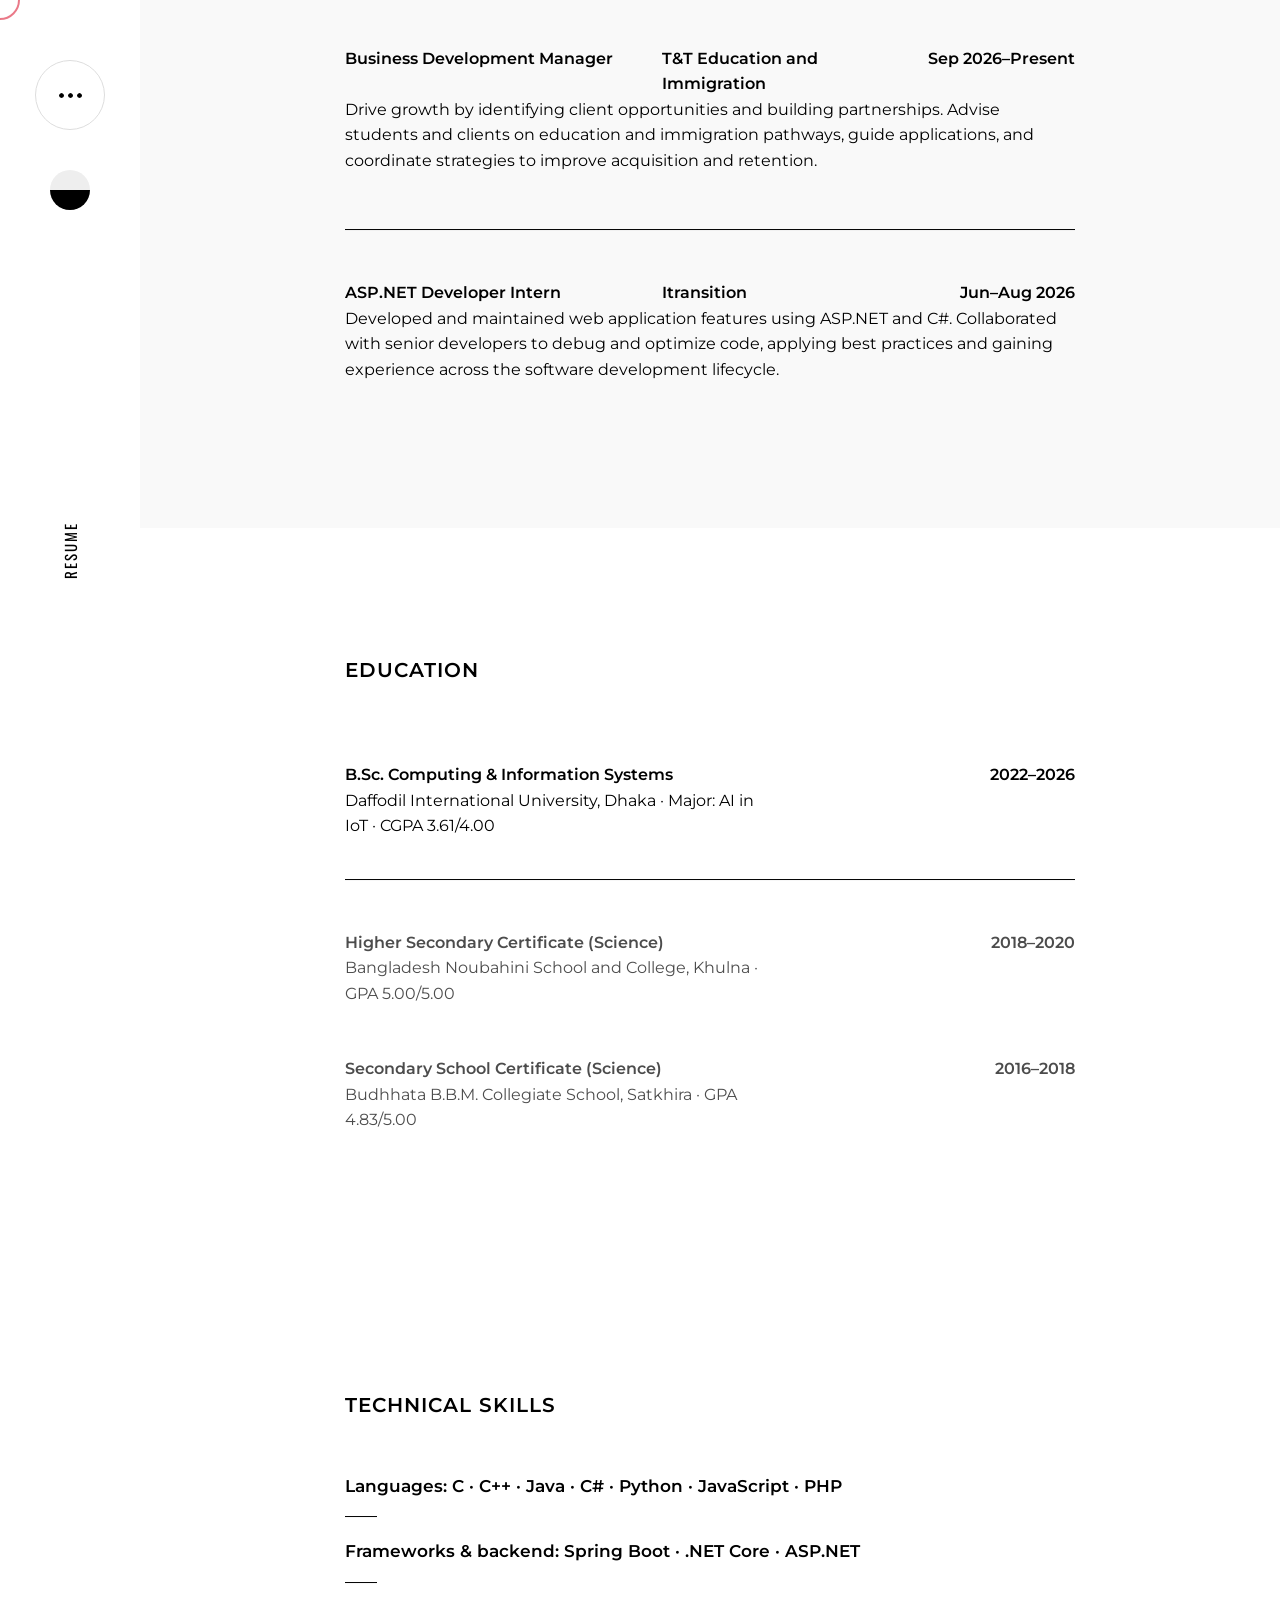
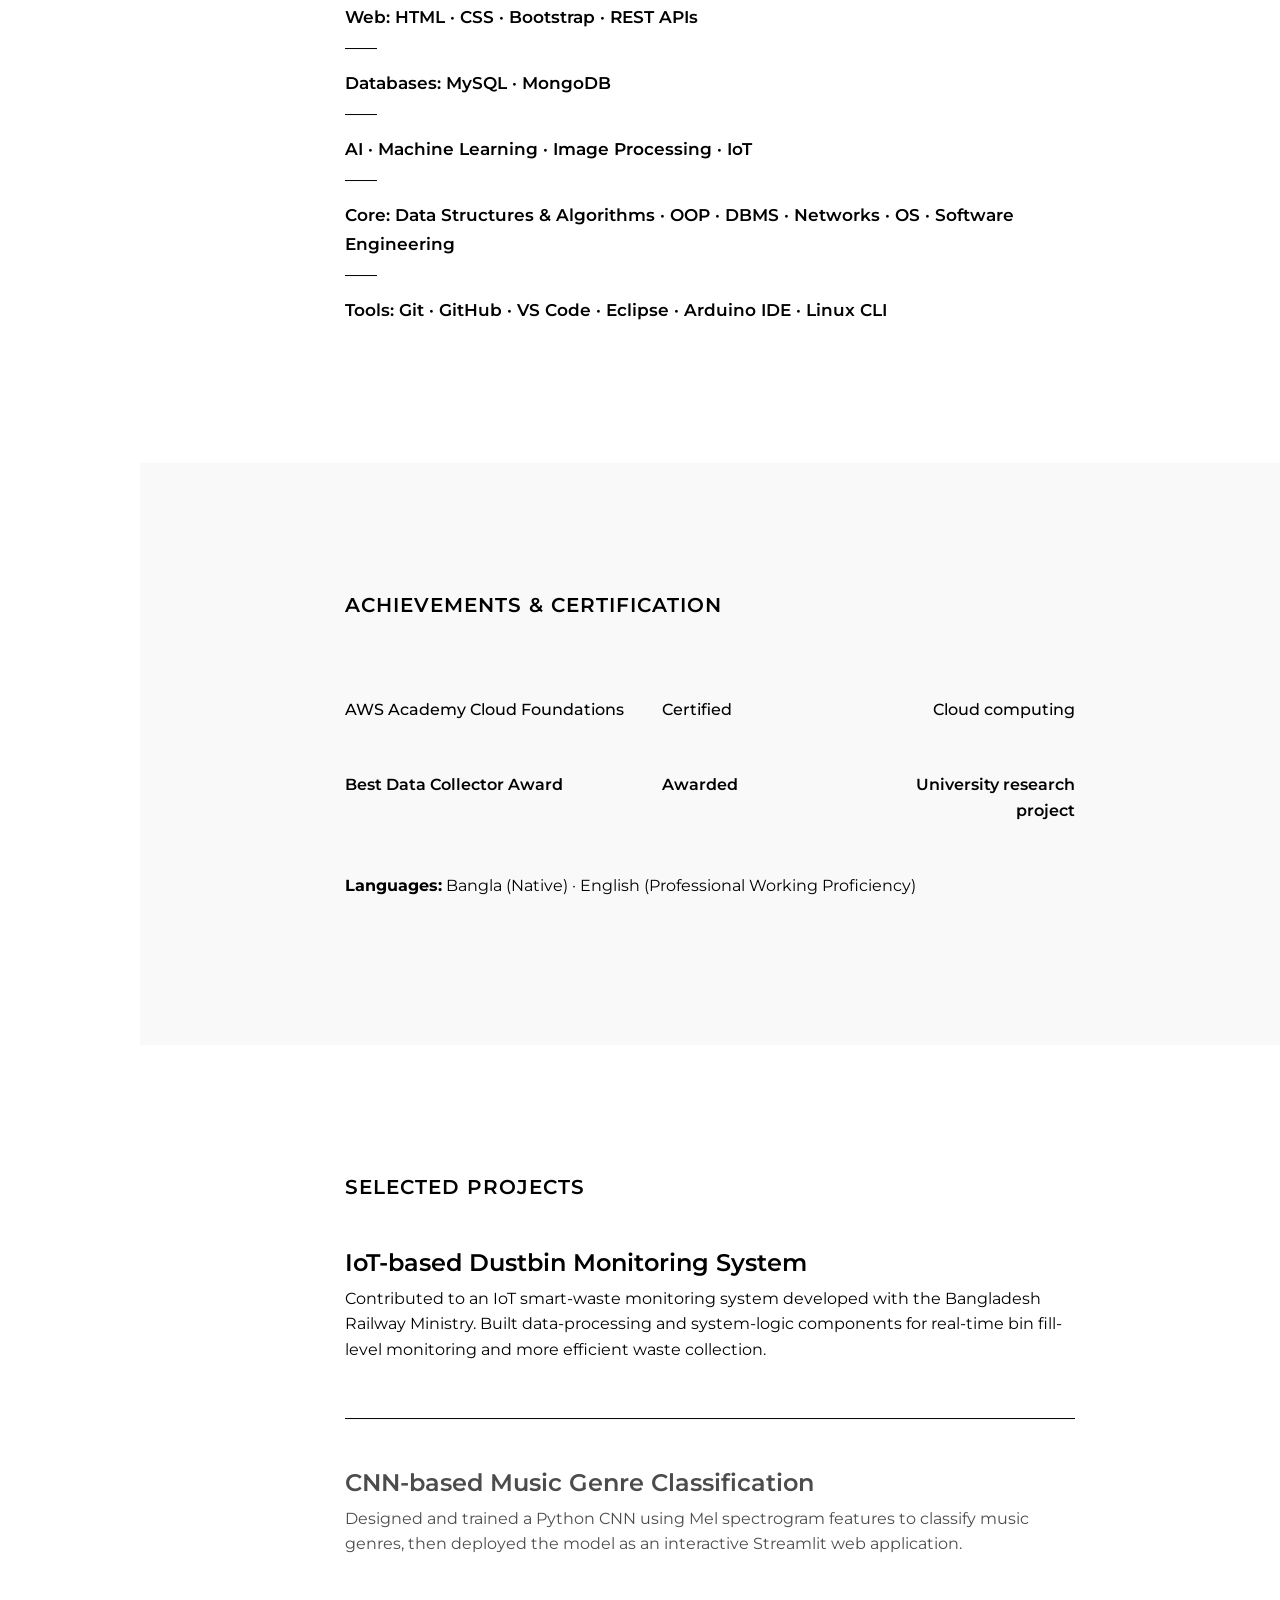
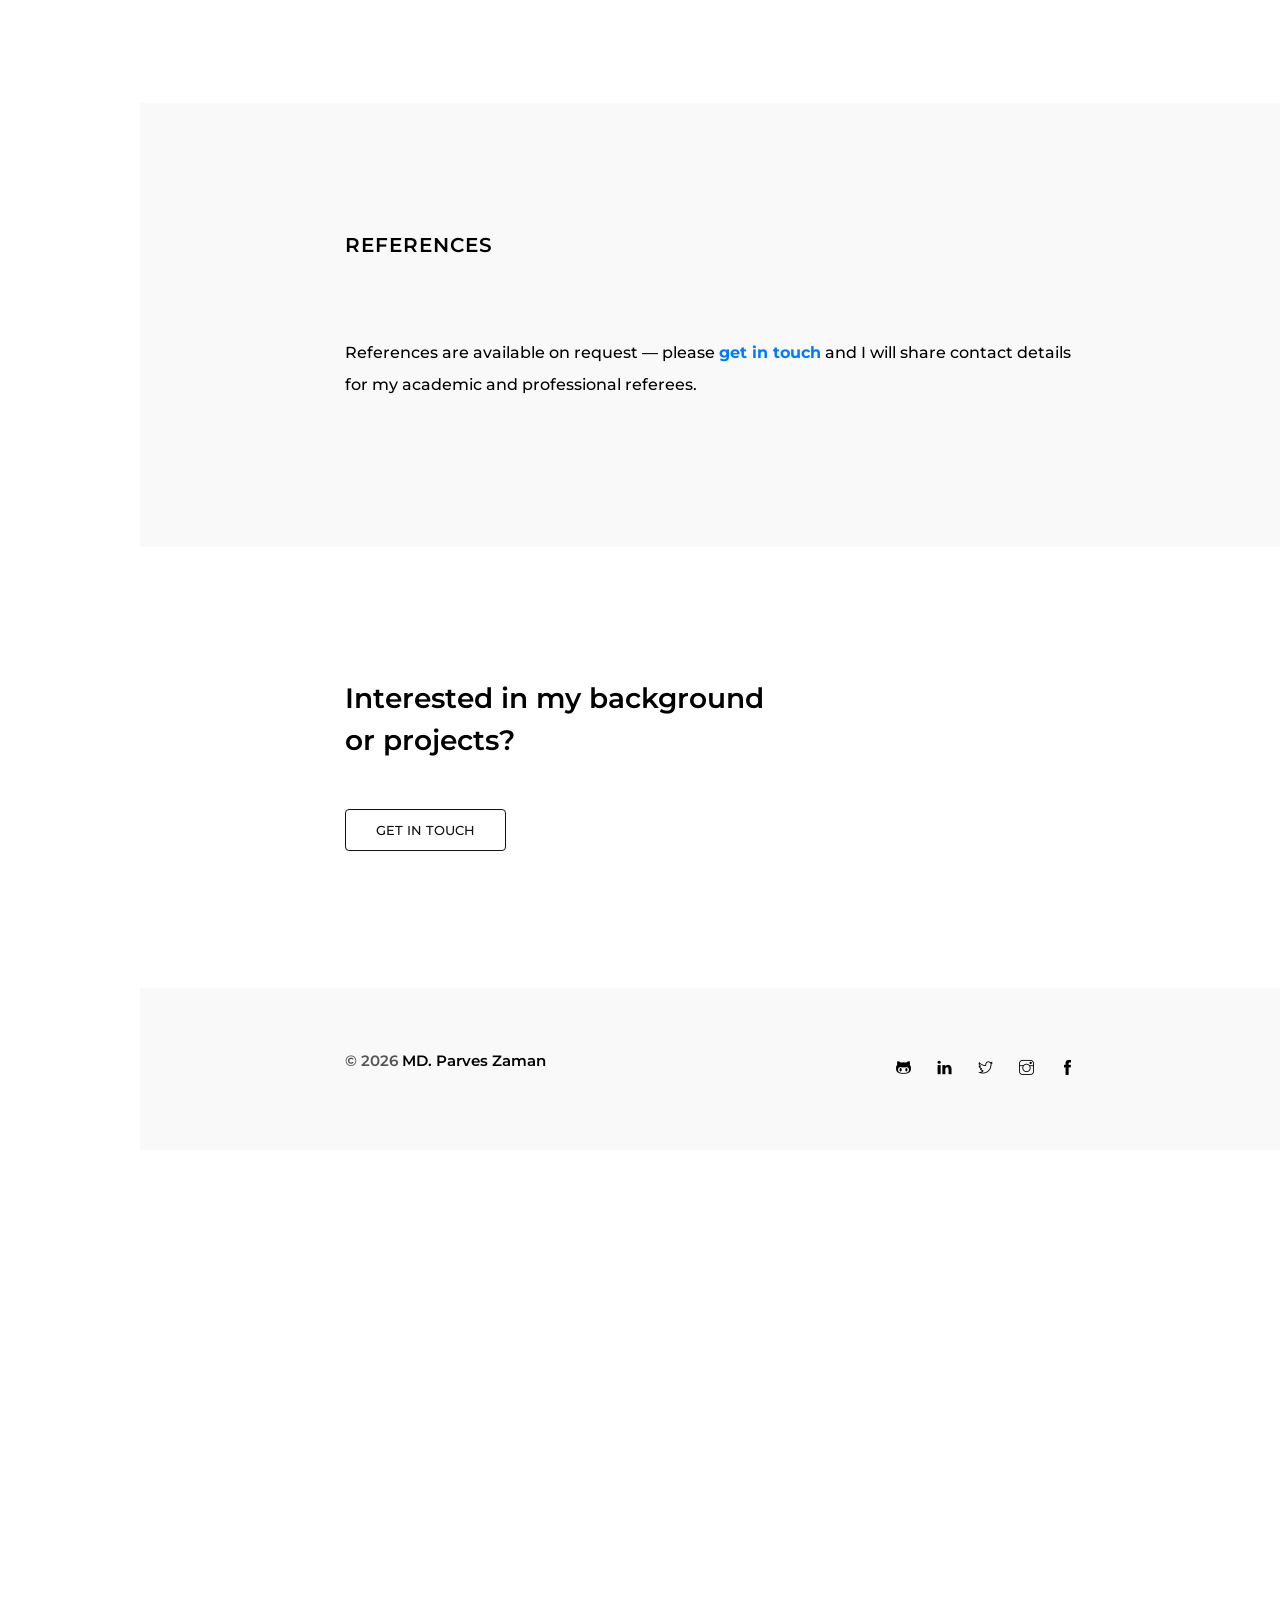
<file: resume.html>
<!DOCTYPE html>
<html lang="en">

<head>
    <meta charset="utf-8">
    <meta name="author" content="MD. Parves Zaman">
    <meta http-equiv="x-ua-compatible" content="ie=edge">
    <meta name="viewport" content="width=device-width, initial-scale=1">

    <!-- Title -->
    <title>Resume — MD. Parves Zaman | AI &amp; Software Developer</title>
    <meta name="description" content="Resume of MD. Parves Zaman: ASP.NET developer intern at Itransition, B.Sc. in Computing &amp; Information Systems (CGPA 3.61), AWS Academy Cloud Foundations.">
    <link rel="canonical" href="https://parves.github.io/resume.html">
    <meta name="theme-color" content="#111111">
    <meta property="og:type" content="website">
    <meta property="og:site_name" content="MD. Parves Zaman">
    <meta property="og:title" content="Resume — MD. Parves Zaman | AI &amp; Software Developer">
    <meta property="og:description" content="Resume of MD. Parves Zaman: ASP.NET developer intern at Itransition, B.Sc. in Computing &amp; Information Systems (CGPA 3.61), AWS Academy Cloud Foundations.">
    <meta property="og:url" content="https://parves.github.io/resume.html">
    <meta property="og:image" content="https://parves.github.io/images/parves-zaman.jpg">
    <meta property="og:image:alt" content="Portrait of MD. Parves Zaman">
    <meta name="twitter:card" content="summary">
    <!-- Favicon -->
    <link href="images/favicon.png" type="image/png" rel="icon">

    <!-- All CSS -->
    <link href="styles/plugins.css" rel="stylesheet" type="text/css">
    <link href="styles/main.css" rel="stylesheet" type="text/css">
    <link href="styles/responsive.css" rel="stylesheet" type="text/css">
    <link rel="preconnect" href="https://fonts.googleapis.com">
    <link rel="preconnect" href="https://fonts.gstatic.com" crossorigin>
    <link rel="stylesheet" href="https://fonts.googleapis.com/css?family=Montserrat:300,400,500,600,700|Oswald:200,400,500,600&amp;display=swap">
</head>

<body>

    <!-- page cursor -->
    <div id="cursor" class="cursor"></div>

    <!--  start page loader  -->
    <div id="preloader">
        <div class="loader__content"></div>
        <div class="scroll-static"></div>
    </div>
    <!--  end page loader  -->

    <!-- start sidebar -->
    <div class="sidebar__left">

        <!-- navigation toggle -->
        <div class="navigation__toggle hbrable" role="button" tabindex="0" aria-label="Toggle menu" aria-expanded="false">
            <span></span><span></span><span></span>
        </div>

        <!-- color chooser toggle -->
        <div class="color__chooser_toggle hbrable" role="button" tabindex="0" aria-label="Toggle dark mode" aria-pressed="false"></div>

        <!-- breadcrumb text -->
        <div class="breadcrumb__text">
            <span>Resume</span>
        </div>
    </div>
    <!-- end sidebar -->

    <!-- start navigation -->
    <nav class="navigation" aria-label="Main">
        <div class="container-fluid h-100">
            <div class="row no-gutters justify-content-center align-items-center h-100">
                <div class="col-md-4">
                    <div class="navigation_inner">
                        <div class="nav__label">
                            <a href="index.html" class="nav__label_inner slide-horizontal hbrable" data-splitting="">Home</a>
                        </div>
                        <div class="nav__label">
                            <a href="about.html" class="nav__label_inner slide-horizontal hbrable" data-splitting="">About</a>
                        </div>
                        <div class="nav__label">
                            <a href="projects.html" class="nav__label_inner slide-horizontal hbrable" data-splitting="">Projects</a>
                        </div>
                        <div class="nav__label">
                            <a href="resume.html" class="nav__label_inner slide-horizontal hbrable" data-splitting="">Resume</a>
                        </div>
                        <div class="nav__label">
                            <a href="contact.html" class="nav__label_inner slide-horizontal hbrable" data-splitting="">Contact</a>
                        </div>
                    </div>
                </div>
                <div class="col-md-4">
                    <div class="contact__info mb-0">
                        <!-- hire me -->
                        <div class="text__heading_sm">Hire</div>

                        <!-- contact info -->
                        <div class="direct__contact_info">
                            <p><a href="mailto:parves79.eng@gmail.com">parves79.eng@gmail.com</a></p>
                            <p><a href="tel:+8801608200179">+880 1608-200179</a></p>
                        </div>
                        <!-- follow -->
                        <div class="text__heading_sm">Follow</div>

                        <!-- social links -->
                        <div class="social__links">
                            <a class="hbrable" href="https://github.com/Md-Parves-Zaman?tab=repositories" aria-label="GitHub" target="_blank" rel="noopener noreferrer"><span class="ti-github" aria-hidden="true"></span></a>
                            <a class="hbrable" href="https://www.linkedin.com/in/md-parves-zaman-1060b6245/" aria-label="LinkedIn" target="_blank" rel="noopener noreferrer"><span class="ti-linkedin" aria-hidden="true"></span></a>
                            <a class="hbrable" href="https://x.com/zaman_parves" aria-label="X (Twitter)" target="_blank" rel="noopener noreferrer"><span class="ti-twitter" aria-hidden="true"></span></a>
                            <a class="hbrable" href="https://www.instagram.com/mdparveszaman/" aria-label="Instagram" target="_blank" rel="noopener noreferrer"><span class="ti-instagram" aria-hidden="true"></span></a>
                            <a class="hbrable" href="https://www.facebook.com/md.parves.zaman.2024" aria-label="Facebook" target="_blank" rel="noopener noreferrer"><span class="ti-facebook" aria-hidden="true"></span></a>
                        </div>
                    </div>
                </div>
            </div>
        </div>
    </nav>
    <!-- end navigation -->

    <!-- start main-content of about wrapper -->
    <div id="luxy" class="main__content luxy__wrapper resume__page">

        <!-- start resume introduction -->
        <div class="wrapper about__wrapper">
            <div class="container">
                <div class="row justify-content-center">
                    <div class="col-lg-8 col-md-12">
                        <div class="about__intro">
                            <span class="about__intro_label">A little about me</span>
                            <h1>I'm MD. Parves Zaman.</h1>
                            <p>I'm an AI &amp; Software Developer based in Dhaka. I enjoy building practical software and exploring how AI can make connected devices more useful.</p>
                            <a class="button-default hbrable cv__download" href="files/Md-Parves-Zaman-CV.pdf" download>Download CV (PDF)</a>
                        </div>
                    </div>
                </div>
            </div>
        </div>

        <!-- start experience wrapper -->
        <div class="wrapper experience__wrapper wrapper__alt">
            <div class="container">
                <div class="row justify-content-center">
                    <div class="col-lg-8 col-md-12">
                        <!-- section header -->
                        <h3 class="section__header">Work Experience</h3>

                        <!-- experience row -->
                        <div class="experience__row featured">
                            <div class="row justify-content-between">
                                <div class="col-5">
                                    <span>Business Development Manager</span>
                                </div>
                                <div class="col">
                                    <span>T&amp;T Education and Immigration</span>
                                </div>
                                <div class="col text-right">
                                    <span>Sep 2026–Present</span>
                                </div>
                            </div>
                            <p>Drive growth by identifying client opportunities and building partnerships. Advise students and clients on education and immigration pathways, guide applications, and coordinate strategies to improve acquisition and retention.</p>
                        </div>

                        <!-- experience row -->
                        <div class="experience__row">
                            <div class="row">
                                <div class="col-5">
                                    <span>ASP.NET Developer Intern</span>
                                </div>
                                <div class="col">
                                    <span>Itransition</span>
                                </div>
                                <div class="col text-right">
                                    <span>Jun–Aug 2026</span>
                                </div>
                            </div>
                            <p>Developed and maintained web application features using ASP.NET and C#. Collaborated with senior developers to debug and optimize code, applying best practices and gaining experience across the software development lifecycle.</p>
                        </div>
                    </div>
                </div>
            </div>
        </div>
        <!-- end experience wrapper -->

        <div class="wrapper education__wrapper" id="education">
            <div class="container">
                <div class="row justify-content-center">
                    <div class="col-lg-8 col-md-12">
                        <h3 class="section__header">Education</h3>
                        <div class="experience__row featured">
                            <div class="row justify-content-between">
                                <div class="col-md-7"><span class="education__title">B.Sc. Computing &amp; Information Systems</span><br><span class="education__details">Daffodil International University, Dhaka · Major: AI in IoT · CGPA 3.61/4.00</span></div>
                                <div class="col-md-5 text-right"><span class="education__date">2022–2026</span></div>
                            </div>
                        </div>
                        <div class="experience__row">
                            <div class="row justify-content-between">
                                <div class="col-md-7"><span class="education__title">Higher Secondary Certificate (Science)</span><br><span class="education__details">Bangladesh Noubahini School and College, Khulna · GPA 5.00/5.00</span></div>
                                <div class="col-md-5 text-right"><span class="education__date">2018–2020</span></div>
                            </div>
                        </div>
                        <div class="experience__row">
                            <div class="row justify-content-between">
                                <div class="col-md-7"><span class="education__title">Secondary School Certificate (Science)</span><br><span class="education__details">Budhhata B.B.M. Collegiate School, Satkhira · GPA 4.83/5.00</span></div>
                                <div class="col-md-5 text-right"><span class="education__date">2016–2018</span></div>
                            </div>
                        </div>
                    </div>
                </div>
            </div>
        </div>

        <!-- start expertise wrapper -->
        <div class="wrapper expertise__wrapper">
            <div class="container">
                <div class="row justify-content-center">
                    <div class="col-lg-8 col-md-12">
                        <!-- section header -->
                        <h3 class="section__header">Technical Skills</h3>

                        <!-- expertise row -->
                        <div class="expertise__items">
                            <h3 class="expertise__item">Languages: C · C++ · Java · C# · Python · JavaScript · PHP</h3>

                            <span class="divider"></span>
                            <h3 class="expertise__item">Frameworks &amp; backend: Spring Boot · .NET Core · ASP.NET</h3>

                            <span class="divider"></span>
                            <h3 class="expertise__item">Web: HTML · CSS · Bootstrap · REST APIs</h3>

                            <span class="divider"></span>
                            <h3 class="expertise__item">Databases: MySQL · MongoDB</h3>

                            <span class="divider"></span>
                            <h3 class="expertise__item">AI · Machine Learning · Image Processing · IoT</h3>

                            <span class="divider"></span>
                            <h3 class="expertise__item">Core: Data Structures &amp; Algorithms · OOP · DBMS · Networks · OS · Software Engineering</h3>

                            <span class="divider"></span>
                            <h3 class="expertise__item">Tools: Git · GitHub · VS Code · Eclipse · Arduino IDE · Linux CLI</h3>
                        </div>
                    </div>
                </div>
            </div>
        </div>
        <!-- end expertise wrapper -->

        <!-- start awards wrapper -->
        <div class="wrapper awards__wrapper wrapper__alt">
            <div class="container">
                <div class="row justify-content-center">
                    <div class="col-lg-8 col-md-12">
                        <!-- section header -->
                        <h3 class="section__header">Achievements &amp; Certification</h3>

                        <!-- awards row -->
                        <div class="awards__row">
                            <div class="row justify-content-between">
                                <div class="col-5">
                                    <span>AWS Academy Cloud Foundations</span>
                                </div>
                                <div class="col">
                                    <span>Certified</span>
                                </div>
                                <div class="col text-right">
                                    <span>Cloud computing</span>
                                </div>
                            </div>
                        </div>
                        
                        <!-- awards row -->
                        <div class="awards__row featured">
                            <div class="row justify-content-between">
                                <div class="col-5">
                                    <span>Best Data Collector Award</span>
                                </div>
                                <div class="col">
                                    <span>Awarded</span>
                                </div>
                                <div class="col text-right">
                                    <span>University research project</span>
                                </div>
                            </div>
                        </div>

                        <p class="language__summary"><strong>Languages:</strong> Bangla (Native) · English (Professional Working Proficiency)</p>
                    </div>
                </div>
            </div>
        </div>
        <!-- end awards wrapper -->
        
        <!-- start clients wrapper -->
        <div class="wrapper clients__wrapper">
            <div class="container">
                <div class="row justify-content-center">
                    <div class="col-lg-8 col-md-12">
                        <!-- section header -->
                        <h3 class="section__header">Selected Projects</h3>
                        <div class="experience__row featured">
                            <h4 id="iot-project">IoT-based Dustbin Monitoring System</h4>
                            <p>Contributed to an IoT smart-waste monitoring system developed with the Bangladesh Railway Ministry. Built data-processing and system-logic components for real-time bin fill-level monitoring and more efficient waste collection.</p>
                        </div>
                        <div class="experience__row">
                            <h4 id="music-project">CNN-based Music Genre Classification</h4>
                            <p>Designed and trained a Python CNN using Mel spectrogram features to classify music genres, then deployed the model as an interactive Streamlit web application.</p>
                        </div>

                    </div>
                </div>
            </div>
        </div>
        <!-- end clients wrapper -->

        <!-- start testimonials wrapper -->
        <div class="wrapper testimonials__wrapper wrapper__alt">
            <div class="container">
                <div class="row justify-content-center">
                    <div class="col-lg-8 col-md-12">
                        <!-- section header -->
                        <h3 class="section__header">References</h3>
                        <p class="journal__normal_text">References are available on request — please <a href="contact.html"><strong>get in touch</strong></a> and I will share contact details for my academic and professional referees.</p>
                    </div>
                </div>
            </div>
        </div>
        <!-- end testimonials wrapper -->
        
        <!-- start promo wrapper -->
        <div class="wrapper promo__wrapper">
            <div class="container">
                <div class="row justify-content-center">
                    <div class="col-lg-8 col-md-12">
                        <h2>Interested in my background or projects?</h2>
                        <a class="button-default slide-vertical hbrable" href="contact.html" data-splitting="">Get in Touch</a>
                    </div>
                </div>
            </div>
        </div>
        <!-- end promo wrapper -->
        
        <!-- start footer wrapper -->
        <footer class="footer__wrapper wrapper__alt">
            <div class="container">
                <div class="row justify-content-center align-items-center">
                    <div class="col-lg-4 col-md-6 order-md-first order-sm-last order-last">
                        <p class="copyright__text">&copy; 2026 <a class="hbrable" href="index.html">MD. Parves Zaman</a></p>
                    </div>
                    <div class="col-lg-4 col-md-6 order-md-last order-sm-first order-first">
                        <div class="social__links">
                            <a class="hbrable" href="https://github.com/Md-Parves-Zaman?tab=repositories" aria-label="GitHub" target="_blank" rel="noopener noreferrer"><span class="ti-github" aria-hidden="true"></span></a>
                            <a class="hbrable" href="https://www.linkedin.com/in/md-parves-zaman-1060b6245/" aria-label="LinkedIn" target="_blank" rel="noopener noreferrer"><span class="ti-linkedin" aria-hidden="true"></span></a>
                            <a class="hbrable" href="https://x.com/zaman_parves" aria-label="X (Twitter)" target="_blank" rel="noopener noreferrer"><span class="ti-twitter" aria-hidden="true"></span></a>
                            <a class="hbrable" href="https://www.instagram.com/mdparveszaman/" aria-label="Instagram" target="_blank" rel="noopener noreferrer"><span class="ti-instagram" aria-hidden="true"></span></a>
                            <a class="hbrable" href="https://www.facebook.com/md.parves.zaman.2024" aria-label="Facebook" target="_blank" rel="noopener noreferrer"><span class="ti-facebook" aria-hidden="true"></span></a>
                        </div>
                    </div>
                </div>
            </div>
        </footer>
        <!-- end footer wrapper -->
    </div>
    <!-- end main-content of about wrapper -->


    <!-- All JS -->
    <script src="scripts/jquery-3.7.1.min.js"></script>
    <script src="scripts/plugins.js"></script>
    <script src="scripts/main.js"></script>
    <script src="scripts/luxy.min.js"></script>

</body>


</html>
</file>
<file: styles/plugins.css>
:root{--blue:#007bff;--indigo:#6610f2;--purple:#6f42c1;--pink:#e83e8c;--red:#dc3545;--orange:#fd7e14;--yellow:#ffc107;--green:#28a745;--teal:#20c997;--cyan:#17a2b8;--white:#fff;--gray:#6c757d;--gray-dark:#343a40;--primary:#007bff;--secondary:#6c757d;--success:#28a745;--info:#17a2b8;--warning:#ffc107;--danger:#dc3545;--light:#f8f9fa;--dark:#343a40;--breakpoint-xs:0;--breakpoint-sm:576px;--breakpoint-md:768px;--breakpoint-lg:992px;--breakpoint-xl:1200px;--font-family-sans-serif:-apple-system,BlinkMacSystemFont,"Segoe UI",Roboto,"Helvetica Neue",Arial,"Noto Sans",sans-serif,"Apple Color Emoji","Segoe UI Emoji","Segoe UI Symbol","Noto Color Emoji";--font-family-monospace:SFMono-Regular,Menlo,Monaco,Consolas,"Liberation Mono","Courier New",monospace}*,::after,::before{box-sizing:border-box}html{font-family:sans-serif;line-height:1.15;-webkit-text-size-adjust:100%;-webkit-tap-highlight-color:transparent}article,aside,figcaption,figure,footer,header,hgroup,main,nav,section{display:block}body{margin:0;font-family:-apple-system,BlinkMacSystemFont,"Segoe UI",Roboto,"Helvetica Neue",Arial,"Noto Sans",sans-serif,"Apple Color Emoji","Segoe UI Emoji","Segoe UI Symbol","Noto Color Emoji";font-size:1rem;font-weight:400;line-height:1.5;color:#212529;text-align:left;background-color:#fff}[tabindex="-1"]:focus{outline:0!important}hr{box-sizing:content-box;height:0;overflow:visible}h1,h2,h3,h4,h5,h6{margin-top:0;margin-bottom:.5rem}p{margin-top:0;margin-bottom:1rem}abbr[data-original-title],abbr[title]{text-decoration:underline;-webkit-text-decoration:underline dotted;text-decoration:underline dotted;cursor:help;border-bottom:0;-webkit-text-decoration-skip-ink:none;text-decoration-skip-ink:none}address{margin-bottom:1rem;font-style:normal;line-height:inherit}dl,ol,ul{margin-top:0;margin-bottom:1rem}ol ol,ol ul,ul ol,ul ul{margin-bottom:0}dt{font-weight:700}dd{margin-bottom:.5rem;margin-left:0}blockquote{margin:0 0 1rem}b,strong{font-weight:bolder}small{font-size:80%}sub,sup{position:relative;font-size:75%;line-height:0;vertical-align:baseline}sub{bottom:-.25em}sup{top:-.5em}a{color:#007bff;text-decoration:none;background-color:transparent}a:hover{color:#0056b3;text-decoration:underline}a:not([href]):not([tabindex]){color:inherit;text-decoration:none}a:not([href]):not([tabindex]):focus,a:not([href]):not([tabindex]):hover{color:inherit;text-decoration:none}a:not([href]):not([tabindex]):focus{outline:0}code,kbd,pre,samp{font-family:SFMono-Regular,Menlo,Monaco,Consolas,"Liberation Mono","Courier New",monospace;font-size:1em}pre{margin-top:0;margin-bottom:1rem;overflow:auto}figure{margin:0 0 1rem}img{vertical-align:middle;border-style:none}svg{overflow:hidden;vertical-align:middle}table{border-collapse:collapse}caption{padding-top:.75rem;padding-bottom:.75rem;color:#6c757d;text-align:left;caption-side:bottom}th{text-align:inherit}label{display:inline-block;margin-bottom:.5rem}button{border-radius:0}button:focus{outline:1px dotted;outline:5px auto -webkit-focus-ring-color}button,input,optgroup,select,textarea{margin:0;font-family:inherit;font-size:inherit;line-height:inherit}button,input{overflow:visible}button,select{text-transform:none}select{word-wrap:normal}[type=button],[type=reset],[type=submit],button{-webkit-appearance:button}[type=button]:not(:disabled),[type=reset]:not(:disabled),[type=submit]:not(:disabled),button:not(:disabled){cursor:pointer}[type=button]::-moz-focus-inner,[type=reset]::-moz-focus-inner,[type=submit]::-moz-focus-inner,button::-moz-focus-inner{padding:0;border-style:none}input[type=checkbox],input[type=radio]{box-sizing:border-box;padding:0}input[type=date],input[type=datetime-local],input[type=month],input[type=time]{-webkit-appearance:listbox}textarea{overflow:auto;resize:vertical}fieldset{min-width:0;padding:0;margin:0;border:0}legend{display:block;width:100%;max-width:100%;padding:0;margin-bottom:.5rem;font-size:1.5rem;line-height:inherit;color:inherit;white-space:normal}progress{vertical-align:baseline}[type=number]::-webkit-inner-spin-button,[type=number]::-webkit-outer-spin-button{height:auto}[type=search]{outline-offset:-2px;-webkit-appearance:none}[type=search]::-webkit-search-decoration{-webkit-appearance:none}::-webkit-file-upload-button{font:inherit;-webkit-appearance:button}output{display:inline-block}summary{display:list-item;cursor:pointer}template{display:none}[hidden]{display:none!important}.h1,.h2,.h3,.h4,.h5,.h6,h1,h2,h3,h4,h5,h6{margin-bottom:.5rem;font-weight:500;line-height:1.2}.h1,h1{font-size:2.5rem}.h2,h2{font-size:2rem}.h3,h3{font-size:1.75rem}.h4,h4{font-size:1.5rem}.h5,h5{font-size:1.25rem}.h6,h6{font-size:1rem}.lead{font-size:1.25rem;font-weight:300}.display-1{font-size:6rem;font-weight:300;line-height:1.2}.display-2{font-size:5.5rem;font-weight:300;line-height:1.2}.display-3{font-size:4.5rem;font-weight:300;line-height:1.2}.display-4{font-size:3.5rem;font-weight:300;line-height:1.2}hr{margin-top:1rem;margin-bottom:1rem;border:0;border-top:1px solid rgba(0,0,0,.1)}.small,small{font-size:80%;font-weight:400}.mark,mark{padding:.2em;background-color:#fcf8e3}.list-unstyled{padding-left:0;list-style:none}.list-inline{padding-left:0;list-style:none}.list-inline-item{display:inline-block}.list-inline-item:not(:last-child){margin-right:.5rem}.initialism{font-size:90%;text-transform:uppercase}.blockquote{margin-bottom:1rem;font-size:1.25rem}.blockquote-footer{display:block;font-size:80%;color:#6c757d}.blockquote-footer::before{content:"\2014\00A0"}.img-fluid{max-width:100%;height:auto}.img-thumbnail{padding:.25rem;background-color:#fff;border:1px solid #dee2e6;border-radius:.25rem;max-width:100%;height:auto}.figure{display:inline-block}.figure-img{margin-bottom:.5rem;line-height:1}.figure-caption{font-size:90%;color:#6c757d}code{font-size:87.5%;color:#e83e8c;word-break:break-word}a>code{color:inherit}kbd{padding:.2rem .4rem;font-size:87.5%;color:#fff;background-color:#212529;border-radius:.2rem}kbd kbd{padding:0;font-size:100%;font-weight:700}pre{display:block;font-size:87.5%;color:#212529}pre code{font-size:inherit;color:inherit;word-break:normal}.pre-scrollable{max-height:340px;overflow-y:scroll}.container{width:100%;padding-right:15px;padding-left:15px;margin-right:auto;margin-left:auto}@media (min-width:576px){.container{max-width:540px}}@media (min-width:768px){.container{max-width:720px}}@media (min-width:992px){.container{max-width:960px}}@media (min-width:1200px){.container{max-width:1140px}}.container-fluid{width:100%;padding-right:15px;padding-left:15px;margin-right:auto;margin-left:auto}.row{display:-ms-flexbox;display:flex;-ms-flex-wrap:wrap;flex-wrap:wrap;margin-right:-15px;margin-left:-15px}.no-gutters{margin-right:0;margin-left:0}.no-gutters>.col,.no-gutters>[class*=col-]{padding-right:0;padding-left:0}.col,.col-1,.col-10,.col-11,.col-12,.col-2,.col-3,.col-4,.col-5,.col-6,.col-7,.col-8,.col-9,.col-auto,.col-lg,.col-lg-1,.col-lg-10,.col-lg-11,.col-lg-12,.col-lg-2,.col-lg-3,.col-lg-4,.col-lg-5,.col-lg-6,.col-lg-7,.col-lg-8,.col-lg-9,.col-lg-auto,.col-md,.col-md-1,.col-md-10,.col-md-11,.col-md-12,.col-md-2,.col-md-3,.col-md-4,.col-md-5,.col-md-6,.col-md-7,.col-md-8,.col-md-9,.col-md-auto,.col-sm,.col-sm-1,.col-sm-10,.col-sm-11,.col-sm-12,.col-sm-2,.col-sm-3,.col-sm-4,.col-sm-5,.col-sm-6,.col-sm-7,.col-sm-8,.col-sm-9,.col-sm-auto,.col-xl,.col-xl-1,.col-xl-10,.col-xl-11,.col-xl-12,.col-xl-2,.col-xl-3,.col-xl-4,.col-xl-5,.col-xl-6,.col-xl-7,.col-xl-8,.col-xl-9,.col-xl-auto{position:relative;width:100%;padding-right:15px;padding-left:15px}.col{-ms-flex-preferred-size:0;flex-basis:0;-ms-flex-positive:1;flex-grow:1;max-width:100%}.col-auto{-ms-flex:0 0 auto;flex:0 0 auto;width:auto;max-width:100%}.col-1{-ms-flex:0 0 8.333333%;flex:0 0 8.333333%;max-width:8.333333%}.col-2{-ms-flex:0 0 16.666667%;flex:0 0 16.666667%;max-width:16.666667%}.col-3{-ms-flex:0 0 25%;flex:0 0 25%;max-width:25%}.col-4{-ms-flex:0 0 33.333333%;flex:0 0 33.333333%;max-width:33.333333%}.col-5{-ms-flex:0 0 41.666667%;flex:0 0 41.666667%;max-width:41.666667%}.col-6{-ms-flex:0 0 50%;flex:0 0 50%;max-width:50%}.col-7{-ms-flex:0 0 58.333333%;flex:0 0 58.333333%;max-width:58.333333%}.col-8{-ms-flex:0 0 66.666667%;flex:0 0 66.666667%;max-width:66.666667%}.col-9{-ms-flex:0 0 75%;flex:0 0 75%;max-width:75%}.col-10{-ms-flex:0 0 83.333333%;flex:0 0 83.333333%;max-width:83.333333%}.col-11{-ms-flex:0 0 91.666667%;flex:0 0 91.666667%;max-width:91.666667%}.col-12{-ms-flex:0 0 100%;flex:0 0 100%;max-width:100%}.order-first{-ms-flex-order:-1;order:-1}.order-last{-ms-flex-order:13;order:13}.order-0{-ms-flex-order:0;order:0}.order-1{-ms-flex-order:1;order:1}.order-2{-ms-flex-order:2;order:2}.order-3{-ms-flex-order:3;order:3}.order-4{-ms-flex-order:4;order:4}.order-5{-ms-flex-order:5;order:5}.order-6{-ms-flex-order:6;order:6}.order-7{-ms-flex-order:7;order:7}.order-8{-ms-flex-order:8;order:8}.order-9{-ms-flex-order:9;order:9}.order-10{-ms-flex-order:10;order:10}.order-11{-ms-flex-order:11;order:11}.order-12{-ms-flex-order:12;order:12}.offset-1{margin-left:8.333333%}.offset-2{margin-left:16.666667%}.offset-3{margin-left:25%}.offset-4{margin-left:33.333333%}.offset-5{margin-left:41.666667%}.offset-6{margin-left:50%}.offset-7{margin-left:58.333333%}.offset-8{margin-left:66.666667%}.offset-9{margin-left:75%}.offset-10{margin-left:83.333333%}.offset-11{margin-left:91.666667%}@media (min-width:576px){.col-sm{-ms-flex-preferred-size:0;flex-basis:0;-ms-flex-positive:1;flex-grow:1;max-width:100%}.col-sm-auto{-ms-flex:0 0 auto;flex:0 0 auto;width:auto;max-width:100%}.col-sm-1{-ms-flex:0 0 8.333333%;flex:0 0 8.333333%;max-width:8.333333%}.col-sm-2{-ms-flex:0 0 16.666667%;flex:0 0 16.666667%;max-width:16.666667%}.col-sm-3{-ms-flex:0 0 25%;flex:0 0 25%;max-width:25%}.col-sm-4{-ms-flex:0 0 33.333333%;flex:0 0 33.333333%;max-width:33.333333%}.col-sm-5{-ms-flex:0 0 41.666667%;flex:0 0 41.666667%;max-width:41.666667%}.col-sm-6{-ms-flex:0 0 50%;flex:0 0 50%;max-width:50%}.col-sm-7{-ms-flex:0 0 58.333333%;flex:0 0 58.333333%;max-width:58.333333%}.col-sm-8{-ms-flex:0 0 66.666667%;flex:0 0 66.666667%;max-width:66.666667%}.col-sm-9{-ms-flex:0 0 75%;flex:0 0 75%;max-width:75%}.col-sm-10{-ms-flex:0 0 83.333333%;flex:0 0 83.333333%;max-width:83.333333%}.col-sm-11{-ms-flex:0 0 91.666667%;flex:0 0 91.666667%;max-width:91.666667%}.col-sm-12{-ms-flex:0 0 100%;flex:0 0 100%;max-width:100%}.order-sm-first{-ms-flex-order:-1;order:-1}.order-sm-last{-ms-flex-order:13;order:13}.order-sm-0{-ms-flex-order:0;order:0}.order-sm-1{-ms-flex-order:1;order:1}.order-sm-2{-ms-flex-order:2;order:2}.order-sm-3{-ms-flex-order:3;order:3}.order-sm-4{-ms-flex-order:4;order:4}.order-sm-5{-ms-flex-order:5;order:5}.order-sm-6{-ms-flex-order:6;order:6}.order-sm-7{-ms-flex-order:7;order:7}.order-sm-8{-ms-flex-order:8;order:8}.order-sm-9{-ms-flex-order:9;order:9}.order-sm-10{-ms-flex-order:10;order:10}.order-sm-11{-ms-flex-order:11;order:11}.order-sm-12{-ms-flex-order:12;order:12}.offset-sm-0{margin-left:0}.offset-sm-1{margin-left:8.333333%}.offset-sm-2{margin-left:16.666667%}.offset-sm-3{margin-left:25%}.offset-sm-4{margin-left:33.333333%}.offset-sm-5{margin-left:41.666667%}.offset-sm-6{margin-left:50%}.offset-sm-7{margin-left:58.333333%}.offset-sm-8{margin-left:66.666667%}.offset-sm-9{margin-left:75%}.offset-sm-10{margin-left:83.333333%}.offset-sm-11{margin-left:91.666667%}}@media (min-width:768px){.col-md{-ms-flex-preferred-size:0;flex-basis:0;-ms-flex-positive:1;flex-grow:1;max-width:100%}.col-md-auto{-ms-flex:0 0 auto;flex:0 0 auto;width:auto;max-width:100%}.col-md-1{-ms-flex:0 0 8.333333%;flex:0 0 8.333333%;max-width:8.333333%}.col-md-2{-ms-flex:0 0 16.666667%;flex:0 0 16.666667%;max-width:16.666667%}.col-md-3{-ms-flex:0 0 25%;flex:0 0 25%;max-width:25%}.col-md-4{-ms-flex:0 0 33.333333%;flex:0 0 33.333333%;max-width:33.333333%}.col-md-5{-ms-flex:0 0 41.666667%;flex:0 0 41.666667%;max-width:41.666667%}.col-md-6{-ms-flex:0 0 50%;flex:0 0 50%;max-width:50%}.col-md-7{-ms-flex:0 0 58.333333%;flex:0 0 58.333333%;max-width:58.333333%}.col-md-8{-ms-flex:0 0 66.666667%;flex:0 0 66.666667%;max-width:66.666667%}.col-md-9{-ms-flex:0 0 75%;flex:0 0 75%;max-width:75%}.col-md-10{-ms-flex:0 0 83.333333%;flex:0 0 83.333333%;max-width:83.333333%}.col-md-11{-ms-flex:0 0 91.666667%;flex:0 0 91.666667%;max-width:91.666667%}.col-md-12{-ms-flex:0 0 100%;flex:0 0 100%;max-width:100%}.order-md-first{-ms-flex-order:-1;order:-1}.order-md-last{-ms-flex-order:13;order:13}.order-md-0{-ms-flex-order:0;order:0}.order-md-1{-ms-flex-order:1;order:1}.order-md-2{-ms-flex-order:2;order:2}.order-md-3{-ms-flex-order:3;order:3}.order-md-4{-ms-flex-order:4;order:4}.order-md-5{-ms-flex-order:5;order:5}.order-md-6{-ms-flex-order:6;order:6}.order-md-7{-ms-flex-order:7;order:7}.order-md-8{-ms-flex-order:8;order:8}.order-md-9{-ms-flex-order:9;order:9}.order-md-10{-ms-flex-order:10;order:10}.order-md-11{-ms-flex-order:11;order:11}.order-md-12{-ms-flex-order:12;order:12}.offset-md-0{margin-left:0}.offset-md-1{margin-left:8.333333%}.offset-md-2{margin-left:16.666667%}.offset-md-3{margin-left:25%}.offset-md-4{margin-left:33.333333%}.offset-md-5{margin-left:41.666667%}.offset-md-6{margin-left:50%}.offset-md-7{margin-left:58.333333%}.offset-md-8{margin-left:66.666667%}.offset-md-9{margin-left:75%}.offset-md-10{margin-left:83.333333%}.offset-md-11{margin-left:91.666667%}}@media (min-width:992px){.col-lg{-ms-flex-preferred-size:0;flex-basis:0;-ms-flex-positive:1;flex-grow:1;max-width:100%}.col-lg-auto{-ms-flex:0 0 auto;flex:0 0 auto;width:auto;max-width:100%}.col-lg-1{-ms-flex:0 0 8.333333%;flex:0 0 8.333333%;max-width:8.333333%}.col-lg-2{-ms-flex:0 0 16.666667%;flex:0 0 16.666667%;max-width:16.666667%}.col-lg-3{-ms-flex:0 0 25%;flex:0 0 25%;max-width:25%}.col-lg-4{-ms-flex:0 0 33.333333%;flex:0 0 33.333333%;max-width:33.333333%}.col-lg-5{-ms-flex:0 0 41.666667%;flex:0 0 41.666667%;max-width:41.666667%}.col-lg-6{-ms-flex:0 0 50%;flex:0 0 50%;max-width:50%}.col-lg-7{-ms-flex:0 0 58.333333%;flex:0 0 58.333333%;max-width:58.333333%}.col-lg-8{-ms-flex:0 0 66.666667%;flex:0 0 66.666667%;max-width:66.666667%}.col-lg-9{-ms-flex:0 0 75%;flex:0 0 75%;max-width:75%}.col-lg-10{-ms-flex:0 0 83.333333%;flex:0 0 83.333333%;max-width:83.333333%}.col-lg-11{-ms-flex:0 0 91.666667%;flex:0 0 91.666667%;max-width:91.666667%}.col-lg-12{-ms-flex:0 0 100%;flex:0 0 100%;max-width:100%}.order-lg-first{-ms-flex-order:-1;order:-1}.order-lg-last{-ms-flex-order:13;order:13}.order-lg-0{-ms-flex-order:0;order:0}.order-lg-1{-ms-flex-order:1;order:1}.order-lg-2{-ms-flex-order:2;order:2}.order-lg-3{-ms-flex-order:3;order:3}.order-lg-4{-ms-flex-order:4;order:4}.order-lg-5{-ms-flex-order:5;order:5}.order-lg-6{-ms-flex-order:6;order:6}.order-lg-7{-ms-flex-order:7;order:7}.order-lg-8{-ms-flex-order:8;order:8}.order-lg-9{-ms-flex-order:9;order:9}.order-lg-10{-ms-flex-order:10;order:10}.order-lg-11{-ms-flex-order:11;order:11}.order-lg-12{-ms-flex-order:12;order:12}.offset-lg-0{margin-left:0}.offset-lg-1{margin-left:8.333333%}.offset-lg-2{margin-left:16.666667%}.offset-lg-3{margin-left:25%}.offset-lg-4{margin-left:33.333333%}.offset-lg-5{margin-left:41.666667%}.offset-lg-6{margin-left:50%}.offset-lg-7{margin-left:58.333333%}.offset-lg-8{margin-left:66.666667%}.offset-lg-9{margin-left:75%}.offset-lg-10{margin-left:83.333333%}.offset-lg-11{margin-left:91.666667%}}@media (min-width:1200px){.col-xl{-ms-flex-preferred-size:0;flex-basis:0;-ms-flex-positive:1;flex-grow:1;max-width:100%}.col-xl-auto{-ms-flex:0 0 auto;flex:0 0 auto;width:auto;max-width:100%}.col-xl-1{-ms-flex:0 0 8.333333%;flex:0 0 8.333333%;max-width:8.333333%}.col-xl-2{-ms-flex:0 0 16.666667%;flex:0 0 16.666667%;max-width:16.666667%}.col-xl-3{-ms-flex:0 0 25%;flex:0 0 25%;max-width:25%}.col-xl-4{-ms-flex:0 0 33.333333%;flex:0 0 33.333333%;max-width:33.333333%}.col-xl-5{-ms-flex:0 0 41.666667%;flex:0 0 41.666667%;max-width:41.666667%}.col-xl-6{-ms-flex:0 0 50%;flex:0 0 50%;max-width:50%}.col-xl-7{-ms-flex:0 0 58.333333%;flex:0 0 58.333333%;max-width:58.333333%}.col-xl-8{-ms-flex:0 0 66.666667%;flex:0 0 66.666667%;max-width:66.666667%}.col-xl-9{-ms-flex:0 0 75%;flex:0 0 75%;max-width:75%}.col-xl-10{-ms-flex:0 0 83.333333%;flex:0 0 83.333333%;max-width:83.333333%}.col-xl-11{-ms-flex:0 0 91.666667%;flex:0 0 91.666667%;max-width:91.666667%}.col-xl-12{-ms-flex:0 0 100%;flex:0 0 100%;max-width:100%}.order-xl-first{-ms-flex-order:-1;order:-1}.order-xl-last{-ms-flex-order:13;order:13}.order-xl-0{-ms-flex-order:0;order:0}.order-xl-1{-ms-flex-order:1;order:1}.order-xl-2{-ms-flex-order:2;order:2}.order-xl-3{-ms-flex-order:3;order:3}.order-xl-4{-ms-flex-order:4;order:4}.order-xl-5{-ms-flex-order:5;order:5}.order-xl-6{-ms-flex-order:6;order:6}.order-xl-7{-ms-flex-order:7;order:7}.order-xl-8{-ms-flex-order:8;order:8}.order-xl-9{-ms-flex-order:9;order:9}.order-xl-10{-ms-flex-order:10;order:10}.order-xl-11{-ms-flex-order:11;order:11}.order-xl-12{-ms-flex-order:12;order:12}.offset-xl-0{margin-left:0}.offset-xl-1{margin-left:8.333333%}.offset-xl-2{margin-left:16.666667%}.offset-xl-3{margin-left:25%}.offset-xl-4{margin-left:33.333333%}.offset-xl-5{margin-left:41.666667%}.offset-xl-6{margin-left:50%}.offset-xl-7{margin-left:58.333333%}.offset-xl-8{margin-left:66.666667%}.offset-xl-9{margin-left:75%}.offset-xl-10{margin-left:83.333333%}.offset-xl-11{margin-left:91.666667%}}.table{width:100%;margin-bottom:1rem;color:#212529}.table td,.table th{padding:.75rem;vertical-align:top;border-top:1px solid #dee2e6}.table thead th{vertical-align:bottom;border-bottom:2px solid #dee2e6}.table tbody+tbody{border-top:2px solid #dee2e6}.table-sm td,.table-sm th{padding:.3rem}.table-bordered{border:1px solid #dee2e6}.table-bordered td,.table-bordered th{border:1px solid #dee2e6}.table-bordered thead td,.table-bordered thead th{border-bottom-width:2px}.table-borderless tbody+tbody,.table-borderless td,.table-borderless th,.table-borderless thead th{border:0}.table-striped tbody tr:nth-of-type(odd){background-color:rgba(0,0,0,.05)}.table-hover tbody tr:hover{color:#212529;background-color:rgba(0,0,0,.075)}.table-primary,.table-primary>td,.table-primary>th{background-color:#b8daff}.table-primary tbody+tbody,.table-primary td,.table-primary th,.table-primary thead th{border-color:#7abaff}.table-hover .table-primary:hover{background-color:#9fcdff}.table-hover .table-primary:hover>td,.table-hover .table-primary:hover>th{background-color:#9fcdff}.table-secondary,.table-secondary>td,.table-secondary>th{background-color:#d6d8db}.table-secondary tbody+tbody,.table-secondary td,.table-secondary th,.table-secondary thead th{border-color:#b3b7bb}.table-hover .table-secondary:hover{background-color:#c8cbcf}.table-hover .table-secondary:hover>td,.table-hover .table-secondary:hover>th{background-color:#c8cbcf}.table-success,.table-success>td,.table-success>th{background-color:#c3e6cb}.table-success tbody+tbody,.table-success td,.table-success th,.table-success thead th{border-color:#8fd19e}.table-hover .table-success:hover{background-color:#b1dfbb}.table-hover .table-success:hover>td,.table-hover .table-success:hover>th{background-color:#b1dfbb}.table-info,.table-info>td,.table-info>th{background-color:#bee5eb}.table-info tbody+tbody,.table-info td,.table-info th,.table-info thead th{border-color:#86cfda}.table-hover .table-info:hover{background-color:#abdde5}.table-hover .table-info:hover>td,.table-hover .table-info:hover>th{background-color:#abdde5}.table-warning,.table-warning>td,.table-warning>th{background-color:#ffeeba}.table-warning tbody+tbody,.table-warning td,.table-warning th,.table-warning thead th{border-color:#ffdf7e}.table-hover .table-warning:hover{background-color:#ffe8a1}.table-hover .table-warning:hover>td,.table-hover .table-warning:hover>th{background-color:#ffe8a1}.table-danger,.table-danger>td,.table-danger>th{background-color:#f5c6cb}.table-danger tbody+tbody,.table-danger td,.table-danger th,.table-danger thead th{border-color:#ed969e}.table-hover .table-danger:hover{background-color:#f1b0b7}.table-hover .table-danger:hover>td,.table-hover .table-danger:hover>th{background-color:#f1b0b7}.table-light,.table-light>td,.table-light>th{background-color:#fdfdfe}.table-light tbody+tbody,.table-light td,.table-light th,.table-light thead th{border-color:#fbfcfc}.table-hover .table-light:hover{background-color:#ececf6}.table-hover .table-light:hover>td,.table-hover .table-light:hover>th{background-color:#ececf6}.table-dark,.table-dark>td,.table-dark>th{background-color:#c6c8ca}.table-dark tbody+tbody,.table-dark td,.table-dark th,.table-dark thead th{border-color:#95999c}.table-hover .table-dark:hover{background-color:#b9bbbe}.table-hover .table-dark:hover>td,.table-hover .table-dark:hover>th{background-color:#b9bbbe}.table-active,.table-active>td,.table-active>th{background-color:rgba(0,0,0,.075)}.table-hover .table-active:hover{background-color:rgba(0,0,0,.075)}.table-hover .table-active:hover>td,.table-hover .table-active:hover>th{background-color:rgba(0,0,0,.075)}.table .thead-dark th{color:#fff;background-color:#343a40;border-color:#454d55}.table .thead-light th{color:#495057;background-color:#e9ecef;border-color:#dee2e6}.table-dark{color:#fff;background-color:#343a40}.table-dark td,.table-dark th,.table-dark thead th{border-color:#454d55}.table-dark.table-bordered{border:0}.table-dark.table-striped tbody tr:nth-of-type(odd){background-color:rgba(255,255,255,.05)}.table-dark.table-hover tbody tr:hover{color:#fff;background-color:rgba(255,255,255,.075)}@media (max-width:575.98px){.table-responsive-sm{display:block;width:100%;overflow-x:auto;-webkit-overflow-scrolling:touch}.table-responsive-sm>.table-bordered{border:0}}@media (max-width:767.98px){.table-responsive-md{display:block;width:100%;overflow-x:auto;-webkit-overflow-scrolling:touch}.table-responsive-md>.table-bordered{border:0}}@media (max-width:991.98px){.table-responsive-lg{display:block;width:100%;overflow-x:auto;-webkit-overflow-scrolling:touch}.table-responsive-lg>.table-bordered{border:0}}@media (max-width:1199.98px){.table-responsive-xl{display:block;width:100%;overflow-x:auto;-webkit-overflow-scrolling:touch}.table-responsive-xl>.table-bordered{border:0}}.table-responsive{display:block;width:100%;overflow-x:auto;-webkit-overflow-scrolling:touch}.table-responsive>.table-bordered{border:0}.form-control{display:block;width:100%;height:calc(1.5em + .75rem + 2px);padding:.375rem .75rem;font-size:1rem;font-weight:400;line-height:1.5;color:#495057;background-color:#fff;background-clip:padding-box;border:1px solid #ced4da;border-radius:.25rem;transition:border-color .15s ease-in-out,box-shadow .15s ease-in-out}@media (prefers-reduced-motion:reduce){.form-control{transition:none}}.form-control::-ms-expand{background-color:transparent;border:0}.form-control:focus{color:#495057;background-color:#fff;border-color:#80bdff;outline:0;box-shadow:0 0 0 .2rem rgba(0,123,255,.25)}.form-control::-webkit-input-placeholder{color:#6c757d;opacity:1}.form-control::-moz-placeholder{color:#6c757d;opacity:1}.form-control:-ms-input-placeholder{color:#6c757d;opacity:1}.form-control::-ms-input-placeholder{color:#6c757d;opacity:1}.form-control::placeholder{color:#6c757d;opacity:1}.form-control:disabled,.form-control[readonly]{background-color:#e9ecef;opacity:1}select.form-control:focus::-ms-value{color:#495057;background-color:#fff}.form-control-file,.form-control-range{display:block;width:100%}.col-form-label{padding-top:calc(.375rem + 1px);padding-bottom:calc(.375rem + 1px);margin-bottom:0;font-size:inherit;line-height:1.5}.col-form-label-lg{padding-top:calc(.5rem + 1px);padding-bottom:calc(.5rem + 1px);font-size:1.25rem;line-height:1.5}.col-form-label-sm{padding-top:calc(.25rem + 1px);padding-bottom:calc(.25rem + 1px);font-size:.875rem;line-height:1.5}.form-control-plaintext{display:block;width:100%;padding-top:.375rem;padding-bottom:.375rem;margin-bottom:0;line-height:1.5;color:#212529;background-color:transparent;border:solid transparent;border-width:1px 0}.form-control-plaintext.form-control-lg,.form-control-plaintext.form-control-sm{padding-right:0;padding-left:0}.form-control-sm{height:calc(1.5em + .5rem + 2px);padding:.25rem .5rem;font-size:.875rem;line-height:1.5;border-radius:.2rem}.form-control-lg{height:calc(1.5em + 1rem + 2px);padding:.5rem 1rem;font-size:1.25rem;line-height:1.5;border-radius:.3rem}select.form-control[multiple],select.form-control[size]{height:auto}textarea.form-control{height:auto}.form-group{margin-bottom:1rem}.form-text{display:block;margin-top:.25rem}.form-row{display:-ms-flexbox;display:flex;-ms-flex-wrap:wrap;flex-wrap:wrap;margin-right:-5px;margin-left:-5px}.form-row>.col,.form-row>[class*=col-]{padding-right:5px;padding-left:5px}.form-check{position:relative;display:block;padding-left:1.25rem}.form-check-input{position:absolute;margin-top:.3rem;margin-left:-1.25rem}.form-check-input:disabled~.form-check-label{color:#6c757d}.form-check-label{margin-bottom:0}.form-check-inline{display:-ms-inline-flexbox;display:inline-flex;-ms-flex-align:center;align-items:center;padding-left:0;margin-right:.75rem}.form-check-inline .form-check-input{position:static;margin-top:0;margin-right:.3125rem;margin-left:0}.valid-feedback{display:none;width:100%;margin-top:.25rem;font-size:80%;color:#28a745}.valid-tooltip{position:absolute;top:100%;z-index:5;display:none;max-width:100%;padding:.25rem .5rem;margin-top:.1rem;font-size:.875rem;line-height:1.5;color:#fff;background-color:rgba(40,167,69,.9);border-radius:.25rem}.form-control.is-valid,.was-validated .form-control:valid{border-color:#28a745;padding-right:calc(1.5em + .75rem);background-image:url("data:image/svg+xml,%3csvg xmlns='http://www.w3.org/2000/svg' viewBox='0 0 8 8'%3e%3cpath fill='%2328a745' d='M2.3 6.73L.6 4.53c-.4-1.04.46-1.4 1.1-.8l1.1 1.4 3.4-3.8c.6-.63 1.6-.27 1.2.7l-4 4.6c-.43.5-.8.4-1.1.1z'/%3e%3c/svg%3e");background-repeat:no-repeat;background-position:center right calc(.375em + .1875rem);background-size:calc(.75em + .375rem) calc(.75em + .375rem)}.form-control.is-valid:focus,.was-validated .form-control:valid:focus{border-color:#28a745;box-shadow:0 0 0 .2rem rgba(40,167,69,.25)}.form-control.is-valid~.valid-feedback,.form-control.is-valid~.valid-tooltip,.was-validated .form-control:valid~.valid-feedback,.was-validated .form-control:valid~.valid-tooltip{display:block}.was-validated textarea.form-control:valid,textarea.form-control.is-valid{padding-right:calc(1.5em + .75rem);background-position:top calc(.375em + .1875rem) right calc(.375em + .1875rem)}.custom-select.is-valid,.was-validated .custom-select:valid{border-color:#28a745;padding-right:calc((1em + .75rem) * 3 / 4 + 1.75rem);background:url("data:image/svg+xml,%3csvg xmlns='http://www.w3.org/2000/svg' viewBox='0 0 4 5'%3e%3cpath fill='%23343a40' d='M2 0L0 2h4zm0 5L0 3h4z'/%3e%3c/svg%3e") no-repeat right .75rem center/8px 10px,url("data:image/svg+xml,%3csvg xmlns='http://www.w3.org/2000/svg' viewBox='0 0 8 8'%3e%3cpath fill='%2328a745' d='M2.3 6.73L.6 4.53c-.4-1.04.46-1.4 1.1-.8l1.1 1.4 3.4-3.8c.6-.63 1.6-.27 1.2.7l-4 4.6c-.43.5-.8.4-1.1.1z'/%3e%3c/svg%3e") #fff no-repeat center right 1.75rem/calc(.75em + .375rem) calc(.75em + .375rem)}.custom-select.is-valid:focus,.was-validated .custom-select:valid:focus{border-color:#28a745;box-shadow:0 0 0 .2rem rgba(40,167,69,.25)}.custom-select.is-valid~.valid-feedback,.custom-select.is-valid~.valid-tooltip,.was-validated .custom-select:valid~.valid-feedback,.was-validated .custom-select:valid~.valid-tooltip{display:block}.form-control-file.is-valid~.valid-feedback,.form-control-file.is-valid~.valid-tooltip,.was-validated .form-control-file:valid~.valid-feedback,.was-validated .form-control-file:valid~.valid-tooltip{display:block}.form-check-input.is-valid~.form-check-label,.was-validated .form-check-input:valid~.form-check-label{color:#28a745}.form-check-input.is-valid~.valid-feedback,.form-check-input.is-valid~.valid-tooltip,.was-validated .form-check-input:valid~.valid-feedback,.was-validated .form-check-input:valid~.valid-tooltip{display:block}.custom-control-input.is-valid~.custom-control-label,.was-validated .custom-control-input:valid~.custom-control-label{color:#28a745}.custom-control-input.is-valid~.custom-control-label::before,.was-validated .custom-control-input:valid~.custom-control-label::before{border-color:#28a745}.custom-control-input.is-valid~.valid-feedback,.custom-control-input.is-valid~.valid-tooltip,.was-validated .custom-control-input:valid~.valid-feedback,.was-validated .custom-control-input:valid~.valid-tooltip{display:block}.custom-control-input.is-valid:checked~.custom-control-label::before,.was-validated .custom-control-input:valid:checked~.custom-control-label::before{border-color:#34ce57;background-color:#34ce57}.custom-control-input.is-valid:focus~.custom-control-label::before,.was-validated .custom-control-input:valid:focus~.custom-control-label::before{box-shadow:0 0 0 .2rem rgba(40,167,69,.25)}.custom-control-input.is-valid:focus:not(:checked)~.custom-control-label::before,.was-validated .custom-control-input:valid:focus:not(:checked)~.custom-control-label::before{border-color:#28a745}.custom-file-input.is-valid~.custom-file-label,.was-validated .custom-file-input:valid~.custom-file-label{border-color:#28a745}.custom-file-input.is-valid~.valid-feedback,.custom-file-input.is-valid~.valid-tooltip,.was-validated .custom-file-input:valid~.valid-feedback,.was-validated .custom-file-input:valid~.valid-tooltip{display:block}.custom-file-input.is-valid:focus~.custom-file-label,.was-validated .custom-file-input:valid:focus~.custom-file-label{border-color:#28a745;box-shadow:0 0 0 .2rem rgba(40,167,69,.25)}.invalid-feedback{display:none;width:100%;margin-top:.25rem;font-size:80%;color:#dc3545}.invalid-tooltip{position:absolute;top:100%;z-index:5;display:none;max-width:100%;padding:.25rem .5rem;margin-top:.1rem;font-size:.875rem;line-height:1.5;color:#fff;background-color:rgba(220,53,69,.9);border-radius:.25rem}.form-control.is-invalid,.was-validated .form-control:invalid{border-color:#dc3545;padding-right:calc(1.5em + .75rem);background-image:url("data:image/svg+xml,%3csvg xmlns='http://www.w3.org/2000/svg' fill='%23dc3545' viewBox='-2 -2 7 7'%3e%3cpath stroke='%23dc3545' d='M0 0l3 3m0-3L0 3'/%3e%3ccircle r='.5'/%3e%3ccircle cx='3' r='.5'/%3e%3ccircle cy='3' r='.5'/%3e%3ccircle cx='3' cy='3' r='.5'/%3e%3c/svg%3E");background-repeat:no-repeat;background-position:center right calc(.375em + .1875rem);background-size:calc(.75em + .375rem) calc(.75em + .375rem)}.form-control.is-invalid:focus,.was-validated .form-control:invalid:focus{border-color:#dc3545;box-shadow:0 0 0 .2rem rgba(220,53,69,.25)}.form-control.is-invalid~.invalid-feedback,.form-control.is-invalid~.invalid-tooltip,.was-validated .form-control:invalid~.invalid-feedback,.was-validated .form-control:invalid~.invalid-tooltip{display:block}.was-validated textarea.form-control:invalid,textarea.form-control.is-invalid{padding-right:calc(1.5em + .75rem);background-position:top calc(.375em + .1875rem) right calc(.375em + .1875rem)}.custom-select.is-invalid,.was-validated .custom-select:invalid{border-color:#dc3545;padding-right:calc((1em + .75rem) * 3 / 4 + 1.75rem);background:url("data:image/svg+xml,%3csvg xmlns='http://www.w3.org/2000/svg' viewBox='0 0 4 5'%3e%3cpath fill='%23343a40' d='M2 0L0 2h4zm0 5L0 3h4z'/%3e%3c/svg%3e") no-repeat right .75rem center/8px 10px,url("data:image/svg+xml,%3csvg xmlns='http://www.w3.org/2000/svg' fill='%23dc3545' viewBox='-2 -2 7 7'%3e%3cpath stroke='%23dc3545' d='M0 0l3 3m0-3L0 3'/%3e%3ccircle r='.5'/%3e%3ccircle cx='3' r='.5'/%3e%3ccircle cy='3' r='.5'/%3e%3ccircle cx='3' cy='3' r='.5'/%3e%3c/svg%3E") #fff no-repeat center right 1.75rem/calc(.75em + .375rem) calc(.75em + .375rem)}.custom-select.is-invalid:focus,.was-validated .custom-select:invalid:focus{border-color:#dc3545;box-shadow:0 0 0 .2rem rgba(220,53,69,.25)}.custom-select.is-invalid~.invalid-feedback,.custom-select.is-invalid~.invalid-tooltip,.was-validated .custom-select:invalid~.invalid-feedback,.was-validated .custom-select:invalid~.invalid-tooltip{display:block}.form-control-file.is-invalid~.invalid-feedback,.form-control-file.is-invalid~.invalid-tooltip,.was-validated .form-control-file:invalid~.invalid-feedback,.was-validated .form-control-file:invalid~.invalid-tooltip{display:block}.form-check-input.is-invalid~.form-check-label,.was-validated .form-check-input:invalid~.form-check-label{color:#dc3545}.form-check-input.is-invalid~.invalid-feedback,.form-check-input.is-invalid~.invalid-tooltip,.was-validated .form-check-input:invalid~.invalid-feedback,.was-validated .form-check-input:invalid~.invalid-tooltip{display:block}.custom-control-input.is-invalid~.custom-control-label,.was-validated .custom-control-input:invalid~.custom-control-label{color:#dc3545}.custom-control-input.is-invalid~.custom-control-label::before,.was-validated .custom-control-input:invalid~.custom-control-label::before{border-color:#dc3545}.custom-control-input.is-invalid~.invalid-feedback,.custom-control-input.is-invalid~.invalid-tooltip,.was-validated .custom-control-input:invalid~.invalid-feedback,.was-validated .custom-control-input:invalid~.invalid-tooltip{display:block}.custom-control-input.is-invalid:checked~.custom-control-label::before,.was-validated .custom-control-input:invalid:checked~.custom-control-label::before{border-color:#e4606d;background-color:#e4606d}.custom-control-input.is-invalid:focus~.custom-control-label::before,.was-validated .custom-control-input:invalid:focus~.custom-control-label::before{box-shadow:0 0 0 .2rem rgba(220,53,69,.25)}.custom-control-input.is-invalid:focus:not(:checked)~.custom-control-label::before,.was-validated .custom-control-input:invalid:focus:not(:checked)~.custom-control-label::before{border-color:#dc3545}.custom-file-input.is-invalid~.custom-file-label,.was-validated .custom-file-input:invalid~.custom-file-label{border-color:#dc3545}.custom-file-input.is-invalid~.invalid-feedback,.custom-file-input.is-invalid~.invalid-tooltip,.was-validated .custom-file-input:invalid~.invalid-feedback,.was-validated .custom-file-input:invalid~.invalid-tooltip{display:block}.custom-file-input.is-invalid:focus~.custom-file-label,.was-validated .custom-file-input:invalid:focus~.custom-file-label{border-color:#dc3545;box-shadow:0 0 0 .2rem rgba(220,53,69,.25)}.form-inline{display:-ms-flexbox;display:flex;-ms-flex-flow:row wrap;flex-flow:row wrap;-ms-flex-align:center;align-items:center}.form-inline .form-check{width:100%}@media (min-width:576px){.form-inline label{display:-ms-flexbox;display:flex;-ms-flex-align:center;align-items:center;-ms-flex-pack:center;justify-content:center;margin-bottom:0}.form-inline .form-group{display:-ms-flexbox;display:flex;-ms-flex:0 0 auto;flex:0 0 auto;-ms-flex-flow:row wrap;flex-flow:row wrap;-ms-flex-align:center;align-items:center;margin-bottom:0}.form-inline .form-control{display:inline-block;width:auto;vertical-align:middle}.form-inline .form-control-plaintext{display:inline-block}.form-inline .custom-select,.form-inline .input-group{width:auto}.form-inline .form-check{display:-ms-flexbox;display:flex;-ms-flex-align:center;align-items:center;-ms-flex-pack:center;justify-content:center;width:auto;padding-left:0}.form-inline .form-check-input{position:relative;-ms-flex-negative:0;flex-shrink:0;margin-top:0;margin-right:.25rem;margin-left:0}.form-inline .custom-control{-ms-flex-align:center;align-items:center;-ms-flex-pack:center;justify-content:center}.form-inline .custom-control-label{margin-bottom:0}}.btn{display:inline-block;font-weight:400;color:#212529;text-align:center;vertical-align:middle;-webkit-user-select:none;-moz-user-select:none;-ms-user-select:none;user-select:none;background-color:transparent;border:1px solid transparent;padding:.375rem .75rem;font-size:1rem;line-height:1.5;border-radius:.25rem;transition:color .15s ease-in-out,background-color .15s ease-in-out,border-color .15s ease-in-out,box-shadow .15s ease-in-out}@media (prefers-reduced-motion:reduce){.btn{transition:none}}.btn:hover{color:#212529;text-decoration:none}.btn.focus,.btn:focus{outline:0;box-shadow:0 0 0 .2rem rgba(0,123,255,.25)}.btn.disabled,.btn:disabled{opacity:.65}a.btn.disabled,fieldset:disabled a.btn{pointer-events:none}.btn-primary{color:#fff;background-color:#007bff;border-color:#007bff}.btn-primary:hover{color:#fff;background-color:#0069d9;border-color:#0062cc}.btn-primary.focus,.btn-primary:focus{box-shadow:0 0 0 .2rem rgba(38,143,255,.5)}.btn-primary.disabled,.btn-primary:disabled{color:#fff;background-color:#007bff;border-color:#007bff}.btn-primary:not(:disabled):not(.disabled).active,.btn-primary:not(:disabled):not(.disabled):active,.show>.btn-primary.dropdown-toggle{color:#fff;background-color:#0062cc;border-color:#005cbf}.btn-primary:not(:disabled):not(.disabled).active:focus,.btn-primary:not(:disabled):not(.disabled):active:focus,.show>.btn-primary.dropdown-toggle:focus{box-shadow:0 0 0 .2rem rgba(38,143,255,.5)}.btn-secondary{color:#fff;background-color:#6c757d;border-color:#6c757d}.btn-secondary:hover{color:#fff;background-color:#5a6268;border-color:#545b62}.btn-secondary.focus,.btn-secondary:focus{box-shadow:0 0 0 .2rem rgba(130,138,145,.5)}.btn-secondary.disabled,.btn-secondary:disabled{color:#fff;background-color:#6c757d;border-color:#6c757d}.btn-secondary:not(:disabled):not(.disabled).active,.btn-secondary:not(:disabled):not(.disabled):active,.show>.btn-secondary.dropdown-toggle{color:#fff;background-color:#545b62;border-color:#4e555b}.btn-secondary:not(:disabled):not(.disabled).active:focus,.btn-secondary:not(:disabled):not(.disabled):active:focus,.show>.btn-secondary.dropdown-toggle:focus{box-shadow:0 0 0 .2rem rgba(130,138,145,.5)}.btn-success{color:#fff;background-color:#28a745;border-color:#28a745}.btn-success:hover{color:#fff;background-color:#218838;border-color:#1e7e34}.btn-success.focus,.btn-success:focus{box-shadow:0 0 0 .2rem rgba(72,180,97,.5)}.btn-success.disabled,.btn-success:disabled{color:#fff;background-color:#28a745;border-color:#28a745}.btn-success:not(:disabled):not(.disabled).active,.btn-success:not(:disabled):not(.disabled):active,.show>.btn-success.dropdown-toggle{color:#fff;background-color:#1e7e34;border-color:#1c7430}.btn-success:not(:disabled):not(.disabled).active:focus,.btn-success:not(:disabled):not(.disabled):active:focus,.show>.btn-success.dropdown-toggle:focus{box-shadow:0 0 0 .2rem rgba(72,180,97,.5)}.btn-info{color:#fff;background-color:#17a2b8;border-color:#17a2b8}.btn-info:hover{color:#fff;background-color:#138496;border-color:#117a8b}.btn-info.focus,.btn-info:focus{box-shadow:0 0 0 .2rem rgba(58,176,195,.5)}.btn-info.disabled,.btn-info:disabled{color:#fff;background-color:#17a2b8;border-color:#17a2b8}.btn-info:not(:disabled):not(.disabled).active,.btn-info:not(:disabled):not(.disabled):active,.show>.btn-info.dropdown-toggle{color:#fff;background-color:#117a8b;border-color:#10707f}.btn-info:not(:disabled):not(.disabled).active:focus,.btn-info:not(:disabled):not(.disabled):active:focus,.show>.btn-info.dropdown-toggle:focus{box-shadow:0 0 0 .2rem rgba(58,176,195,.5)}.btn-warning{color:#212529;background-color:#ffc107;border-color:#ffc107}.btn-warning:hover{color:#212529;background-color:#e0a800;border-color:#d39e00}.btn-warning.focus,.btn-warning:focus{box-shadow:0 0 0 .2rem rgba(222,170,12,.5)}.btn-warning.disabled,.btn-warning:disabled{color:#212529;background-color:#ffc107;border-color:#ffc107}.btn-warning:not(:disabled):not(.disabled).active,.btn-warning:not(:disabled):not(.disabled):active,.show>.btn-warning.dropdown-toggle{color:#212529;background-color:#d39e00;border-color:#c69500}.btn-warning:not(:disabled):not(.disabled).active:focus,.btn-warning:not(:disabled):not(.disabled):active:focus,.show>.btn-warning.dropdown-toggle:focus{box-shadow:0 0 0 .2rem rgba(222,170,12,.5)}.btn-danger{color:#fff;background-color:#dc3545;border-color:#dc3545}.btn-danger:hover{color:#fff;background-color:#c82333;border-color:#bd2130}.btn-danger.focus,.btn-danger:focus{box-shadow:0 0 0 .2rem rgba(225,83,97,.5)}.btn-danger.disabled,.btn-danger:disabled{color:#fff;background-color:#dc3545;border-color:#dc3545}.btn-danger:not(:disabled):not(.disabled).active,.btn-danger:not(:disabled):not(.disabled):active,.show>.btn-danger.dropdown-toggle{color:#fff;background-color:#bd2130;border-color:#b21f2d}.btn-danger:not(:disabled):not(.disabled).active:focus,.btn-danger:not(:disabled):not(.disabled):active:focus,.show>.btn-danger.dropdown-toggle:focus{box-shadow:0 0 0 .2rem rgba(225,83,97,.5)}.btn-light{color:#212529;background-color:#f8f9fa;border-color:#f8f9fa}.btn-light:hover{color:#212529;background-color:#e2e6ea;border-color:#dae0e5}.btn-light.focus,.btn-light:focus{box-shadow:0 0 0 .2rem rgba(216,217,219,.5)}.btn-light.disabled,.btn-light:disabled{color:#212529;background-color:#f8f9fa;border-color:#f8f9fa}.btn-light:not(:disabled):not(.disabled).active,.btn-light:not(:disabled):not(.disabled):active,.show>.btn-light.dropdown-toggle{color:#212529;background-color:#dae0e5;border-color:#d3d9df}.btn-light:not(:disabled):not(.disabled).active:focus,.btn-light:not(:disabled):not(.disabled):active:focus,.show>.btn-light.dropdown-toggle:focus{box-shadow:0 0 0 .2rem rgba(216,217,219,.5)}.btn-dark{color:#fff;background-color:#343a40;border-color:#343a40}.btn-dark:hover{color:#fff;background-color:#23272b;border-color:#1d2124}.btn-dark.focus,.btn-dark:focus{box-shadow:0 0 0 .2rem rgba(82,88,93,.5)}.btn-dark.disabled,.btn-dark:disabled{color:#fff;background-color:#343a40;border-color:#343a40}.btn-dark:not(:disabled):not(.disabled).active,.btn-dark:not(:disabled):not(.disabled):active,.show>.btn-dark.dropdown-toggle{color:#fff;background-color:#1d2124;border-color:#171a1d}.btn-dark:not(:disabled):not(.disabled).active:focus,.btn-dark:not(:disabled):not(.disabled):active:focus,.show>.btn-dark.dropdown-toggle:focus{box-shadow:0 0 0 .2rem rgba(82,88,93,.5)}.btn-outline-primary{color:#007bff;border-color:#007bff}.btn-outline-primary:hover{color:#fff;background-color:#007bff;border-color:#007bff}.btn-outline-primary.focus,.btn-outline-primary:focus{box-shadow:0 0 0 .2rem rgba(0,123,255,.5)}.btn-outline-primary.disabled,.btn-outline-primary:disabled{color:#007bff;background-color:transparent}.btn-outline-primary:not(:disabled):not(.disabled).active,.btn-outline-primary:not(:disabled):not(.disabled):active,.show>.btn-outline-primary.dropdown-toggle{color:#fff;background-color:#007bff;border-color:#007bff}.btn-outline-primary:not(:disabled):not(.disabled).active:focus,.btn-outline-primary:not(:disabled):not(.disabled):active:focus,.show>.btn-outline-primary.dropdown-toggle:focus{box-shadow:0 0 0 .2rem rgba(0,123,255,.5)}.btn-outline-secondary{color:#6c757d;border-color:#6c757d}.btn-outline-secondary:hover{color:#fff;background-color:#6c757d;border-color:#6c757d}.btn-outline-secondary.focus,.btn-outline-secondary:focus{box-shadow:0 0 0 .2rem rgba(108,117,125,.5)}.btn-outline-secondary.disabled,.btn-outline-secondary:disabled{color:#6c757d;background-color:transparent}.btn-outline-secondary:not(:disabled):not(.disabled).active,.btn-outline-secondary:not(:disabled):not(.disabled):active,.show>.btn-outline-secondary.dropdown-toggle{color:#fff;background-color:#6c757d;border-color:#6c757d}.btn-outline-secondary:not(:disabled):not(.disabled).active:focus,.btn-outline-secondary:not(:disabled):not(.disabled):active:focus,.show>.btn-outline-secondary.dropdown-toggle:focus{box-shadow:0 0 0 .2rem rgba(108,117,125,.5)}.btn-outline-success{color:#28a745;border-color:#28a745}.btn-outline-success:hover{color:#fff;background-color:#28a745;border-color:#28a745}.btn-outline-success.focus,.btn-outline-success:focus{box-shadow:0 0 0 .2rem rgba(40,167,69,.5)}.btn-outline-success.disabled,.btn-outline-success:disabled{color:#28a745;background-color:transparent}.btn-outline-success:not(:disabled):not(.disabled).active,.btn-outline-success:not(:disabled):not(.disabled):active,.show>.btn-outline-success.dropdown-toggle{color:#fff;background-color:#28a745;border-color:#28a745}.btn-outline-success:not(:disabled):not(.disabled).active:focus,.btn-outline-success:not(:disabled):not(.disabled):active:focus,.show>.btn-outline-success.dropdown-toggle:focus{box-shadow:0 0 0 .2rem rgba(40,167,69,.5)}.btn-outline-info{color:#17a2b8;border-color:#17a2b8}.btn-outline-info:hover{color:#fff;background-color:#17a2b8;border-color:#17a2b8}.btn-outline-info.focus,.btn-outline-info:focus{box-shadow:0 0 0 .2rem rgba(23,162,184,.5)}.btn-outline-info.disabled,.btn-outline-info:disabled{color:#17a2b8;background-color:transparent}.btn-outline-info:not(:disabled):not(.disabled).active,.btn-outline-info:not(:disabled):not(.disabled):active,.show>.btn-outline-info.dropdown-toggle{color:#fff;background-color:#17a2b8;border-color:#17a2b8}.btn-outline-info:not(:disabled):not(.disabled).active:focus,.btn-outline-info:not(:disabled):not(.disabled):active:focus,.show>.btn-outline-info.dropdown-toggle:focus{box-shadow:0 0 0 .2rem rgba(23,162,184,.5)}.btn-outline-warning{color:#ffc107;border-color:#ffc107}.btn-outline-warning:hover{color:#212529;background-color:#ffc107;border-color:#ffc107}.btn-outline-warning.focus,.btn-outline-warning:focus{box-shadow:0 0 0 .2rem rgba(255,193,7,.5)}.btn-outline-warning.disabled,.btn-outline-warning:disabled{color:#ffc107;background-color:transparent}.btn-outline-warning:not(:disabled):not(.disabled).active,.btn-outline-warning:not(:disabled):not(.disabled):active,.show>.btn-outline-warning.dropdown-toggle{color:#212529;background-color:#ffc107;border-color:#ffc107}.btn-outline-warning:not(:disabled):not(.disabled).active:focus,.btn-outline-warning:not(:disabled):not(.disabled):active:focus,.show>.btn-outline-warning.dropdown-toggle:focus{box-shadow:0 0 0 .2rem rgba(255,193,7,.5)}.btn-outline-danger{color:#dc3545;border-color:#dc3545}.btn-outline-danger:hover{color:#fff;background-color:#dc3545;border-color:#dc3545}.btn-outline-danger.focus,.btn-outline-danger:focus{box-shadow:0 0 0 .2rem rgba(220,53,69,.5)}.btn-outline-danger.disabled,.btn-outline-danger:disabled{color:#dc3545;background-color:transparent}.btn-outline-danger:not(:disabled):not(.disabled).active,.btn-outline-danger:not(:disabled):not(.disabled):active,.show>.btn-outline-danger.dropdown-toggle{color:#fff;background-color:#dc3545;border-color:#dc3545}.btn-outline-danger:not(:disabled):not(.disabled).active:focus,.btn-outline-danger:not(:disabled):not(.disabled):active:focus,.show>.btn-outline-danger.dropdown-toggle:focus{box-shadow:0 0 0 .2rem rgba(220,53,69,.5)}.btn-outline-light{color:#f8f9fa;border-color:#f8f9fa}.btn-outline-light:hover{color:#212529;background-color:#f8f9fa;border-color:#f8f9fa}.btn-outline-light.focus,.btn-outline-light:focus{box-shadow:0 0 0 .2rem rgba(248,249,250,.5)}.btn-outline-light.disabled,.btn-outline-light:disabled{color:#f8f9fa;background-color:transparent}.btn-outline-light:not(:disabled):not(.disabled).active,.btn-outline-light:not(:disabled):not(.disabled):active,.show>.btn-outline-light.dropdown-toggle{color:#212529;background-color:#f8f9fa;border-color:#f8f9fa}.btn-outline-light:not(:disabled):not(.disabled).active:focus,.btn-outline-light:not(:disabled):not(.disabled):active:focus,.show>.btn-outline-light.dropdown-toggle:focus{box-shadow:0 0 0 .2rem rgba(248,249,250,.5)}.btn-outline-dark{color:#343a40;border-color:#343a40}.btn-outline-dark:hover{color:#fff;background-color:#343a40;border-color:#343a40}.btn-outline-dark.focus,.btn-outline-dark:focus{box-shadow:0 0 0 .2rem rgba(52,58,64,.5)}.btn-outline-dark.disabled,.btn-outline-dark:disabled{color:#343a40;background-color:transparent}.btn-outline-dark:not(:disabled):not(.disabled).active,.btn-outline-dark:not(:disabled):not(.disabled):active,.show>.btn-outline-dark.dropdown-toggle{color:#fff;background-color:#343a40;border-color:#343a40}.btn-outline-dark:not(:disabled):not(.disabled).active:focus,.btn-outline-dark:not(:disabled):not(.disabled):active:focus,.show>.btn-outline-dark.dropdown-toggle:focus{box-shadow:0 0 0 .2rem rgba(52,58,64,.5)}.btn-link{font-weight:400;color:#007bff;text-decoration:none}.btn-link:hover{color:#0056b3;text-decoration:underline}.btn-link.focus,.btn-link:focus{text-decoration:underline;box-shadow:none}.btn-link.disabled,.btn-link:disabled{color:#6c757d;pointer-events:none}.btn-group-lg>.btn,.btn-lg{padding:.5rem 1rem;font-size:1.25rem;line-height:1.5;border-radius:.3rem}.btn-group-sm>.btn,.btn-sm{padding:.25rem .5rem;font-size:.875rem;line-height:1.5;border-radius:.2rem}.btn-block{display:block;width:100%}.btn-block+.btn-block{margin-top:.5rem}input[type=button].btn-block,input[type=reset].btn-block,input[type=submit].btn-block{width:100%}.fade{transition:opacity .15s linear}@media (prefers-reduced-motion:reduce){.fade{transition:none}}.fade:not(.show){opacity:0}.collapse:not(.show){display:none}.collapsing{position:relative;height:0;overflow:hidden;transition:height .35s ease}@media (prefers-reduced-motion:reduce){.collapsing{transition:none}}.dropdown,.dropleft,.dropright,.dropup{position:relative}.dropdown-toggle{white-space:nowrap}.dropdown-toggle::after{display:inline-block;margin-left:.255em;vertical-align:.255em;content:"";border-top:.3em solid;border-right:.3em solid transparent;border-bottom:0;border-left:.3em solid transparent}.dropdown-toggle:empty::after{margin-left:0}.dropdown-menu{position:absolute;top:100%;left:0;z-index:1000;display:none;float:left;min-width:10rem;padding:.5rem 0;margin:.125rem 0 0;font-size:1rem;color:#212529;text-align:left;list-style:none;background-color:#fff;background-clip:padding-box;border:1px solid rgba(0,0,0,.15);border-radius:.25rem}.dropdown-menu-left{right:auto;left:0}.dropdown-menu-right{right:0;left:auto}@media (min-width:576px){.dropdown-menu-sm-left{right:auto;left:0}.dropdown-menu-sm-right{right:0;left:auto}}@media (min-width:768px){.dropdown-menu-md-left{right:auto;left:0}.dropdown-menu-md-right{right:0;left:auto}}@media (min-width:992px){.dropdown-menu-lg-left{right:auto;left:0}.dropdown-menu-lg-right{right:0;left:auto}}@media (min-width:1200px){.dropdown-menu-xl-left{right:auto;left:0}.dropdown-menu-xl-right{right:0;left:auto}}.dropup .dropdown-menu{top:auto;bottom:100%;margin-top:0;margin-bottom:.125rem}.dropup .dropdown-toggle::after{display:inline-block;margin-left:.255em;vertical-align:.255em;content:"";border-top:0;border-right:.3em solid transparent;border-bottom:.3em solid;border-left:.3em solid transparent}.dropup .dropdown-toggle:empty::after{margin-left:0}.dropright .dropdown-menu{top:0;right:auto;left:100%;margin-top:0;margin-left:.125rem}.dropright .dropdown-toggle::after{display:inline-block;margin-left:.255em;vertical-align:.255em;content:"";border-top:.3em solid transparent;border-right:0;border-bottom:.3em solid transparent;border-left:.3em solid}.dropright .dropdown-toggle:empty::after{margin-left:0}.dropright .dropdown-toggle::after{vertical-align:0}.dropleft .dropdown-menu{top:0;right:100%;left:auto;margin-top:0;margin-right:.125rem}.dropleft .dropdown-toggle::after{display:inline-block;margin-left:.255em;vertical-align:.255em;content:""}.dropleft .dropdown-toggle::after{display:none}.dropleft .dropdown-toggle::before{display:inline-block;margin-right:.255em;vertical-align:.255em;content:"";border-top:.3em solid transparent;border-right:.3em solid;border-bottom:.3em solid transparent}.dropleft .dropdown-toggle:empty::after{margin-left:0}.dropleft .dropdown-toggle::before{vertical-align:0}.dropdown-menu[x-placement^=bottom],.dropdown-menu[x-placement^=left],.dropdown-menu[x-placement^=right],.dropdown-menu[x-placement^=top]{right:auto;bottom:auto}.dropdown-divider{height:0;margin:.5rem 0;overflow:hidden;border-top:1px solid #e9ecef}.dropdown-item{display:block;width:100%;padding:.25rem 1.5rem;clear:both;font-weight:400;color:#212529;text-align:inherit;white-space:nowrap;background-color:transparent;border:0}.dropdown-item:focus,.dropdown-item:hover{color:#16181b;text-decoration:none;background-color:#f8f9fa}.dropdown-item.active,.dropdown-item:active{color:#fff;text-decoration:none;background-color:#007bff}.dropdown-item.disabled,.dropdown-item:disabled{color:#6c757d;pointer-events:none;background-color:transparent}.dropdown-menu.show{display:block}.dropdown-header{display:block;padding:.5rem 1.5rem;margin-bottom:0;font-size:.875rem;color:#6c757d;white-space:nowrap}.dropdown-item-text{display:block;padding:.25rem 1.5rem;color:#212529}.btn-group,.btn-group-vertical{position:relative;display:-ms-inline-flexbox;display:inline-flex;vertical-align:middle}.btn-group-vertical>.btn,.btn-group>.btn{position:relative;-ms-flex:1 1 auto;flex:1 1 auto}.btn-group-vertical>.btn:hover,.btn-group>.btn:hover{z-index:1}.btn-group-vertical>.btn.active,.btn-group-vertical>.btn:active,.btn-group-vertical>.btn:focus,.btn-group>.btn.active,.btn-group>.btn:active,.btn-group>.btn:focus{z-index:1}.btn-toolbar{display:-ms-flexbox;display:flex;-ms-flex-wrap:wrap;flex-wrap:wrap;-ms-flex-pack:start;justify-content:flex-start}.btn-toolbar .input-group{width:auto}.btn-group>.btn-group:not(:first-child),.btn-group>.btn:not(:first-child){margin-left:-1px}.btn-group>.btn-group:not(:last-child)>.btn,.btn-group>.btn:not(:last-child):not(.dropdown-toggle){border-top-right-radius:0;border-bottom-right-radius:0}.btn-group>.btn-group:not(:first-child)>.btn,.btn-group>.btn:not(:first-child){border-top-left-radius:0;border-bottom-left-radius:0}.dropdown-toggle-split{padding-right:.5625rem;padding-left:.5625rem}.dropdown-toggle-split::after,.dropright .dropdown-toggle-split::after,.dropup .dropdown-toggle-split::after{margin-left:0}.dropleft .dropdown-toggle-split::before{margin-right:0}.btn-group-sm>.btn+.dropdown-toggle-split,.btn-sm+.dropdown-toggle-split{padding-right:.375rem;padding-left:.375rem}.btn-group-lg>.btn+.dropdown-toggle-split,.btn-lg+.dropdown-toggle-split{padding-right:.75rem;padding-left:.75rem}.btn-group-vertical{-ms-flex-direction:column;flex-direction:column;-ms-flex-align:start;align-items:flex-start;-ms-flex-pack:center;justify-content:center}.btn-group-vertical>.btn,.btn-group-vertical>.btn-group{width:100%}.btn-group-vertical>.btn-group:not(:first-child),.btn-group-vertical>.btn:not(:first-child){margin-top:-1px}.btn-group-vertical>.btn-group:not(:last-child)>.btn,.btn-group-vertical>.btn:not(:last-child):not(.dropdown-toggle){border-bottom-right-radius:0;border-bottom-left-radius:0}.btn-group-vertical>.btn-group:not(:first-child)>.btn,.btn-group-vertical>.btn:not(:first-child){border-top-left-radius:0;border-top-right-radius:0}.btn-group-toggle>.btn,.btn-group-toggle>.btn-group>.btn{margin-bottom:0}.btn-group-toggle>.btn input[type=checkbox],.btn-group-toggle>.btn input[type=radio],.btn-group-toggle>.btn-group>.btn input[type=checkbox],.btn-group-toggle>.btn-group>.btn input[type=radio]{position:absolute;clip:rect(0,0,0,0);pointer-events:none}.input-group{position:relative;display:-ms-flexbox;display:flex;-ms-flex-wrap:wrap;flex-wrap:wrap;-ms-flex-align:stretch;align-items:stretch;width:100%}.input-group>.custom-file,.input-group>.custom-select,.input-group>.form-control,.input-group>.form-control-plaintext{position:relative;-ms-flex:1 1 auto;flex:1 1 auto;width:1%;margin-bottom:0}.input-group>.custom-file+.custom-file,.input-group>.custom-file+.custom-select,.input-group>.custom-file+.form-control,.input-group>.custom-select+.custom-file,.input-group>.custom-select+.custom-select,.input-group>.custom-select+.form-control,.input-group>.form-control+.custom-file,.input-group>.form-control+.custom-select,.input-group>.form-control+.form-control,.input-group>.form-control-plaintext+.custom-file,.input-group>.form-control-plaintext+.custom-select,.input-group>.form-control-plaintext+.form-control{margin-left:-1px}.input-group>.custom-file .custom-file-input:focus~.custom-file-label,.input-group>.custom-select:focus,.input-group>.form-control:focus{z-index:3}.input-group>.custom-file .custom-file-input:focus{z-index:4}.input-group>.custom-select:not(:last-child),.input-group>.form-control:not(:last-child){border-top-right-radius:0;border-bottom-right-radius:0}.input-group>.custom-select:not(:first-child),.input-group>.form-control:not(:first-child){border-top-left-radius:0;border-bottom-left-radius:0}.input-group>.custom-file{display:-ms-flexbox;display:flex;-ms-flex-align:center;align-items:center}.input-group>.custom-file:not(:last-child) .custom-file-label,.input-group>.custom-file:not(:last-child) .custom-file-label::after{border-top-right-radius:0;border-bottom-right-radius:0}.input-group>.custom-file:not(:first-child) .custom-file-label{border-top-left-radius:0;border-bottom-left-radius:0}.input-group-append,.input-group-prepend{display:-ms-flexbox;display:flex}.input-group-append .btn,.input-group-prepend .btn{position:relative;z-index:2}.input-group-append .btn:focus,.input-group-prepend .btn:focus{z-index:3}.input-group-append .btn+.btn,.input-group-append .btn+.input-group-text,.input-group-append .input-group-text+.btn,.input-group-append .input-group-text+.input-group-text,.input-group-prepend .btn+.btn,.input-group-prepend .btn+.input-group-text,.input-group-prepend .input-group-text+.btn,.input-group-prepend .input-group-text+.input-group-text{margin-left:-1px}.input-group-prepend{margin-right:-1px}.input-group-append{margin-left:-1px}.input-group-text{display:-ms-flexbox;display:flex;-ms-flex-align:center;align-items:center;padding:.375rem .75rem;margin-bottom:0;font-size:1rem;font-weight:400;line-height:1.5;color:#495057;text-align:center;white-space:nowrap;background-color:#e9ecef;border:1px solid #ced4da;border-radius:.25rem}.input-group-text input[type=checkbox],.input-group-text input[type=radio]{margin-top:0}.input-group-lg>.custom-select,.input-group-lg>.form-control:not(textarea){height:calc(1.5em + 1rem + 2px)}.input-group-lg>.custom-select,.input-group-lg>.form-control,.input-group-lg>.input-group-append>.btn,.input-group-lg>.input-group-append>.input-group-text,.input-group-lg>.input-group-prepend>.btn,.input-group-lg>.input-group-prepend>.input-group-text{padding:.5rem 1rem;font-size:1.25rem;line-height:1.5;border-radius:.3rem}.input-group-sm>.custom-select,.input-group-sm>.form-control:not(textarea){height:calc(1.5em + .5rem + 2px)}.input-group-sm>.custom-select,.input-group-sm>.form-control,.input-group-sm>.input-group-append>.btn,.input-group-sm>.input-group-append>.input-group-text,.input-group-sm>.input-group-prepend>.btn,.input-group-sm>.input-group-prepend>.input-group-text{padding:.25rem .5rem;font-size:.875rem;line-height:1.5;border-radius:.2rem}.input-group-lg>.custom-select,.input-group-sm>.custom-select{padding-right:1.75rem}.input-group>.input-group-append:last-child>.btn:not(:last-child):not(.dropdown-toggle),.input-group>.input-group-append:last-child>.input-group-text:not(:last-child),.input-group>.input-group-append:not(:last-child)>.btn,.input-group>.input-group-append:not(:last-child)>.input-group-text,.input-group>.input-group-prepend>.btn,.input-group>.input-group-prepend>.input-group-text{border-top-right-radius:0;border-bottom-right-radius:0}.input-group>.input-group-append>.btn,.input-group>.input-group-append>.input-group-text,.input-group>.input-group-prepend:first-child>.btn:not(:first-child),.input-group>.input-group-prepend:first-child>.input-group-text:not(:first-child),.input-group>.input-group-prepend:not(:first-child)>.btn,.input-group>.input-group-prepend:not(:first-child)>.input-group-text{border-top-left-radius:0;border-bottom-left-radius:0}.custom-control{position:relative;display:block;min-height:1.5rem;padding-left:1.5rem}.custom-control-inline{display:-ms-inline-flexbox;display:inline-flex;margin-right:1rem}.custom-control-input{position:absolute;z-index:-1;opacity:0}.custom-control-input:checked~.custom-control-label::before{color:#fff;border-color:#007bff;background-color:#007bff}.custom-control-input:focus~.custom-control-label::before{box-shadow:0 0 0 .2rem rgba(0,123,255,.25)}.custom-control-input:focus:not(:checked)~.custom-control-label::before{border-color:#80bdff}.custom-control-input:not(:disabled):active~.custom-control-label::before{color:#fff;background-color:#b3d7ff;border-color:#b3d7ff}.custom-control-input:disabled~.custom-control-label{color:#6c757d}.custom-control-input:disabled~.custom-control-label::before{background-color:#e9ecef}.custom-control-label{position:relative;margin-bottom:0;vertical-align:top}.custom-control-label::before{position:absolute;top:.25rem;left:-1.5rem;display:block;width:1rem;height:1rem;pointer-events:none;content:"";background-color:#fff;border:#adb5bd solid 1px}.custom-control-label::after{position:absolute;top:.25rem;left:-1.5rem;display:block;width:1rem;height:1rem;content:"";background:no-repeat 50%/50% 50%}.custom-checkbox .custom-control-label::before{border-radius:.25rem}.custom-checkbox .custom-control-input:checked~.custom-control-label::after{background-image:url("data:image/svg+xml,%3csvg xmlns='http://www.w3.org/2000/svg' viewBox='0 0 8 8'%3e%3cpath fill='%23fff' d='M6.564.75l-3.59 3.612-1.538-1.55L0 4.26 2.974 7.25 8 2.193z'/%3e%3c/svg%3e")}.custom-checkbox .custom-control-input:indeterminate~.custom-control-label::before{border-color:#007bff;background-color:#007bff}.custom-checkbox .custom-control-input:indeterminate~.custom-control-label::after{background-image:url("data:image/svg+xml,%3csvg xmlns='http://www.w3.org/2000/svg' viewBox='0 0 4 4'%3e%3cpath stroke='%23fff' d='M0 2h4'/%3e%3c/svg%3e")}.custom-checkbox .custom-control-input:disabled:checked~.custom-control-label::before{background-color:rgba(0,123,255,.5)}.custom-checkbox .custom-control-input:disabled:indeterminate~.custom-control-label::before{background-color:rgba(0,123,255,.5)}.custom-radio .custom-control-label::before{border-radius:50%}.custom-radio .custom-control-input:checked~.custom-control-label::after{background-image:url("data:image/svg+xml,%3csvg xmlns='http://www.w3.org/2000/svg' viewBox='-4 -4 8 8'%3e%3ccircle r='3' fill='%23fff'/%3e%3c/svg%3e")}.custom-radio .custom-control-input:disabled:checked~.custom-control-label::before{background-color:rgba(0,123,255,.5)}.custom-switch{padding-left:2.25rem}.custom-switch .custom-control-label::before{left:-2.25rem;width:1.75rem;pointer-events:all;border-radius:.5rem}.custom-switch .custom-control-label::after{top:calc(.25rem + 2px);left:calc(-2.25rem + 2px);width:calc(1rem - 4px);height:calc(1rem - 4px);background-color:#adb5bd;border-radius:.5rem;transition:background-color .15s ease-in-out,border-color .15s ease-in-out,box-shadow .15s ease-in-out,-webkit-transform .15s ease-in-out;transition:transform .15s ease-in-out,background-color .15s ease-in-out,border-color .15s ease-in-out,box-shadow .15s ease-in-out;transition:transform .15s ease-in-out,background-color .15s ease-in-out,border-color .15s ease-in-out,box-shadow .15s ease-in-out,-webkit-transform .15s ease-in-out}@media (prefers-reduced-motion:reduce){.custom-switch .custom-control-label::after{transition:none}}.custom-switch .custom-control-input:checked~.custom-control-label::after{background-color:#fff;-webkit-transform:translateX(.75rem);transform:translateX(.75rem)}.custom-switch .custom-control-input:disabled:checked~.custom-control-label::before{background-color:rgba(0,123,255,.5)}.custom-select{display:inline-block;width:100%;height:calc(1.5em + .75rem + 2px);padding:.375rem 1.75rem .375rem .75rem;font-size:1rem;font-weight:400;line-height:1.5;color:#495057;vertical-align:middle;background:url("data:image/svg+xml,%3csvg xmlns='http://www.w3.org/2000/svg' viewBox='0 0 4 5'%3e%3cpath fill='%23343a40' d='M2 0L0 2h4zm0 5L0 3h4z'/%3e%3c/svg%3e") no-repeat right .75rem center/8px 10px;background-color:#fff;border:1px solid #ced4da;border-radius:.25rem;-webkit-appearance:none;-moz-appearance:none;appearance:none}.custom-select:focus{border-color:#80bdff;outline:0;box-shadow:0 0 0 .2rem rgba(0,123,255,.25)}.custom-select:focus::-ms-value{color:#495057;background-color:#fff}.custom-select[multiple],.custom-select[size]:not([size="1"]){height:auto;padding-right:.75rem;background-image:none}.custom-select:disabled{color:#6c757d;background-color:#e9ecef}.custom-select::-ms-expand{display:none}.custom-select-sm{height:calc(1.5em + .5rem + 2px);padding-top:.25rem;padding-bottom:.25rem;padding-left:.5rem;font-size:.875rem}.custom-select-lg{height:calc(1.5em + 1rem + 2px);padding-top:.5rem;padding-bottom:.5rem;padding-left:1rem;font-size:1.25rem}.custom-file{position:relative;display:inline-block;width:100%;height:calc(1.5em + .75rem + 2px);margin-bottom:0}.custom-file-input{position:relative;z-index:2;width:100%;height:calc(1.5em + .75rem + 2px);margin:0;opacity:0}.custom-file-input:focus~.custom-file-label{border-color:#80bdff;box-shadow:0 0 0 .2rem rgba(0,123,255,.25)}.custom-file-input:disabled~.custom-file-label{background-color:#e9ecef}.custom-file-input:lang(en)~.custom-file-label::after{content:"Browse"}.custom-file-input~.custom-file-label[data-browse]::after{content:attr(data-browse)}.custom-file-label{position:absolute;top:0;right:0;left:0;z-index:1;height:calc(1.5em + .75rem + 2px);padding:.375rem .75rem;font-weight:400;line-height:1.5;color:#495057;background-color:#fff;border:1px solid #ced4da;border-radius:.25rem}.custom-file-label::after{position:absolute;top:0;right:0;bottom:0;z-index:3;display:block;height:calc(1.5em + .75rem);padding:.375rem .75rem;line-height:1.5;color:#495057;content:"Browse";background-color:#e9ecef;border-left:inherit;border-radius:0 .25rem .25rem 0}.custom-range{width:100%;height:calc(1rem + .4rem);padding:0;background-color:transparent;-webkit-appearance:none;-moz-appearance:none;appearance:none}.custom-range:focus{outline:0}.custom-range:focus::-webkit-slider-thumb{box-shadow:0 0 0 1px #fff,0 0 0 .2rem rgba(0,123,255,.25)}.custom-range:focus::-moz-range-thumb{box-shadow:0 0 0 1px #fff,0 0 0 .2rem rgba(0,123,255,.25)}.custom-range:focus::-ms-thumb{box-shadow:0 0 0 1px #fff,0 0 0 .2rem rgba(0,123,255,.25)}.custom-range::-moz-focus-outer{border:0}.custom-range::-webkit-slider-thumb{width:1rem;height:1rem;margin-top:-.25rem;background-color:#007bff;border:0;border-radius:1rem;transition:background-color .15s ease-in-out,border-color .15s ease-in-out,box-shadow .15s ease-in-out;-webkit-appearance:none;appearance:none}@media (prefers-reduced-motion:reduce){.custom-range::-webkit-slider-thumb{transition:none}}.custom-range::-webkit-slider-thumb:active{background-color:#b3d7ff}.custom-range::-webkit-slider-runnable-track{width:100%;height:.5rem;color:transparent;cursor:pointer;background-color:#dee2e6;border-color:transparent;border-radius:1rem}.custom-range::-moz-range-thumb{width:1rem;height:1rem;background-color:#007bff;border:0;border-radius:1rem;transition:background-color .15s ease-in-out,border-color .15s ease-in-out,box-shadow .15s ease-in-out;-moz-appearance:none;appearance:none}@media (prefers-reduced-motion:reduce){.custom-range::-moz-range-thumb{transition:none}}.custom-range::-moz-range-thumb:active{background-color:#b3d7ff}.custom-range::-moz-range-track{width:100%;height:.5rem;color:transparent;cursor:pointer;background-color:#dee2e6;border-color:transparent;border-radius:1rem}.custom-range::-ms-thumb{width:1rem;height:1rem;margin-top:0;margin-right:.2rem;margin-left:.2rem;background-color:#007bff;border:0;border-radius:1rem;transition:background-color .15s ease-in-out,border-color .15s ease-in-out,box-shadow .15s ease-in-out;appearance:none}@media (prefers-reduced-motion:reduce){.custom-range::-ms-thumb{transition:none}}.custom-range::-ms-thumb:active{background-color:#b3d7ff}.custom-range::-ms-track{width:100%;height:.5rem;color:transparent;cursor:pointer;background-color:transparent;border-color:transparent;border-width:.5rem}.custom-range::-ms-fill-lower{background-color:#dee2e6;border-radius:1rem}.custom-range::-ms-fill-upper{margin-right:15px;background-color:#dee2e6;border-radius:1rem}.custom-range:disabled::-webkit-slider-thumb{background-color:#adb5bd}.custom-range:disabled::-webkit-slider-runnable-track{cursor:default}.custom-range:disabled::-moz-range-thumb{background-color:#adb5bd}.custom-range:disabled::-moz-range-track{cursor:default}.custom-range:disabled::-ms-thumb{background-color:#adb5bd}.custom-control-label::before,.custom-file-label,.custom-select{transition:background-color .15s ease-in-out,border-color .15s ease-in-out,box-shadow .15s ease-in-out}@media (prefers-reduced-motion:reduce){.custom-control-label::before,.custom-file-label,.custom-select{transition:none}}.nav{display:-ms-flexbox;display:flex;-ms-flex-wrap:wrap;flex-wrap:wrap;padding-left:0;margin-bottom:0;list-style:none}.nav-link{display:block;padding:.5rem 1rem}.nav-link:focus,.nav-link:hover{text-decoration:none}.nav-link.disabled{color:#6c757d;pointer-events:none;cursor:default}.nav-tabs{border-bottom:1px solid #dee2e6}.nav-tabs .nav-item{margin-bottom:-1px}.nav-tabs .nav-link{border:1px solid transparent;border-top-left-radius:.25rem;border-top-right-radius:.25rem}.nav-tabs .nav-link:focus,.nav-tabs .nav-link:hover{border-color:#e9ecef #e9ecef #dee2e6}.nav-tabs .nav-link.disabled{color:#6c757d;background-color:transparent;border-color:transparent}.nav-tabs .nav-item.show .nav-link,.nav-tabs .nav-link.active{color:#495057;background-color:#fff;border-color:#dee2e6 #dee2e6 #fff}.nav-tabs .dropdown-menu{margin-top:-1px;border-top-left-radius:0;border-top-right-radius:0}.nav-pills .nav-link{border-radius:.25rem}.nav-pills .nav-link.active,.nav-pills .show>.nav-link{color:#fff;background-color:#007bff}.nav-fill .nav-item{-ms-flex:1 1 auto;flex:1 1 auto;text-align:center}.nav-justified .nav-item{-ms-flex-preferred-size:0;flex-basis:0;-ms-flex-positive:1;flex-grow:1;text-align:center}.tab-content>.tab-pane{display:none}.tab-content>.active{display:block}.navbar{position:relative;display:-ms-flexbox;display:flex;-ms-flex-wrap:wrap;flex-wrap:wrap;-ms-flex-align:center;align-items:center;-ms-flex-pack:justify;justify-content:space-between;padding:.5rem 1rem}.navbar>.container,.navbar>.container-fluid{display:-ms-flexbox;display:flex;-ms-flex-wrap:wrap;flex-wrap:wrap;-ms-flex-align:center;align-items:center;-ms-flex-pack:justify;justify-content:space-between}.navbar-brand{display:inline-block;padding-top:.3125rem;padding-bottom:.3125rem;margin-right:1rem;font-size:1.25rem;line-height:inherit;white-space:nowrap}.navbar-brand:focus,.navbar-brand:hover{text-decoration:none}.navbar-nav{display:-ms-flexbox;display:flex;-ms-flex-direction:column;flex-direction:column;padding-left:0;margin-bottom:0;list-style:none}.navbar-nav .nav-link{padding-right:0;padding-left:0}.navbar-nav .dropdown-menu{position:static;float:none}.navbar-text{display:inline-block;padding-top:.5rem;padding-bottom:.5rem}.navbar-collapse{-ms-flex-preferred-size:100%;flex-basis:100%;-ms-flex-positive:1;flex-grow:1;-ms-flex-align:center;align-items:center}.navbar-toggler{padding:.25rem .75rem;font-size:1.25rem;line-height:1;background-color:transparent;border:1px solid transparent;border-radius:.25rem}.navbar-toggler:focus,.navbar-toggler:hover{text-decoration:none}.navbar-toggler-icon{display:inline-block;width:1.5em;height:1.5em;vertical-align:middle;content:"";background:no-repeat center center;background-size:100% 100%}@media (max-width:575.98px){.navbar-expand-sm>.container,.navbar-expand-sm>.container-fluid{padding-right:0;padding-left:0}}@media (min-width:576px){.navbar-expand-sm{-ms-flex-flow:row nowrap;flex-flow:row nowrap;-ms-flex-pack:start;justify-content:flex-start}.navbar-expand-sm .navbar-nav{-ms-flex-direction:row;flex-direction:row}.navbar-expand-sm .navbar-nav .dropdown-menu{position:absolute}.navbar-expand-sm .navbar-nav .nav-link{padding-right:.5rem;padding-left:.5rem}.navbar-expand-sm>.container,.navbar-expand-sm>.container-fluid{-ms-flex-wrap:nowrap;flex-wrap:nowrap}.navbar-expand-sm .navbar-collapse{display:-ms-flexbox!important;display:flex!important;-ms-flex-preferred-size:auto;flex-basis:auto}.navbar-expand-sm .navbar-toggler{display:none}}@media (max-width:767.98px){.navbar-expand-md>.container,.navbar-expand-md>.container-fluid{padding-right:0;padding-left:0}}@media (min-width:768px){.navbar-expand-md{-ms-flex-flow:row nowrap;flex-flow:row nowrap;-ms-flex-pack:start;justify-content:flex-start}.navbar-expand-md .navbar-nav{-ms-flex-direction:row;flex-direction:row}.navbar-expand-md .navbar-nav .dropdown-menu{position:absolute}.navbar-expand-md .navbar-nav .nav-link{padding-right:.5rem;padding-left:.5rem}.navbar-expand-md>.container,.navbar-expand-md>.container-fluid{-ms-flex-wrap:nowrap;flex-wrap:nowrap}.navbar-expand-md .navbar-collapse{display:-ms-flexbox!important;display:flex!important;-ms-flex-preferred-size:auto;flex-basis:auto}.navbar-expand-md .navbar-toggler{display:none}}@media (max-width:991.98px){.navbar-expand-lg>.container,.navbar-expand-lg>.container-fluid{padding-right:0;padding-left:0}}@media (min-width:992px){.navbar-expand-lg{-ms-flex-flow:row nowrap;flex-flow:row nowrap;-ms-flex-pack:start;justify-content:flex-start}.navbar-expand-lg .navbar-nav{-ms-flex-direction:row;flex-direction:row}.navbar-expand-lg .navbar-nav .dropdown-menu{position:absolute}.navbar-expand-lg .navbar-nav .nav-link{padding-right:.5rem;padding-left:.5rem}.navbar-expand-lg>.container,.navbar-expand-lg>.container-fluid{-ms-flex-wrap:nowrap;flex-wrap:nowrap}.navbar-expand-lg .navbar-collapse{display:-ms-flexbox!important;display:flex!important;-ms-flex-preferred-size:auto;flex-basis:auto}.navbar-expand-lg .navbar-toggler{display:none}}@media (max-width:1199.98px){.navbar-expand-xl>.container,.navbar-expand-xl>.container-fluid{padding-right:0;padding-left:0}}@media (min-width:1200px){.navbar-expand-xl{-ms-flex-flow:row nowrap;flex-flow:row nowrap;-ms-flex-pack:start;justify-content:flex-start}.navbar-expand-xl .navbar-nav{-ms-flex-direction:row;flex-direction:row}.navbar-expand-xl .navbar-nav .dropdown-menu{position:absolute}.navbar-expand-xl .navbar-nav .nav-link{padding-right:.5rem;padding-left:.5rem}.navbar-expand-xl>.container,.navbar-expand-xl>.container-fluid{-ms-flex-wrap:nowrap;flex-wrap:nowrap}.navbar-expand-xl .navbar-collapse{display:-ms-flexbox!important;display:flex!important;-ms-flex-preferred-size:auto;flex-basis:auto}.navbar-expand-xl .navbar-toggler{display:none}}.navbar-expand{-ms-flex-flow:row nowrap;flex-flow:row nowrap;-ms-flex-pack:start;justify-content:flex-start}.navbar-expand>.container,.navbar-expand>.container-fluid{padding-right:0;padding-left:0}.navbar-expand .navbar-nav{-ms-flex-direction:row;flex-direction:row}.navbar-expand .navbar-nav .dropdown-menu{position:absolute}.navbar-expand .navbar-nav .nav-link{padding-right:.5rem;padding-left:.5rem}.navbar-expand>.container,.navbar-expand>.container-fluid{-ms-flex-wrap:nowrap;flex-wrap:nowrap}.navbar-expand .navbar-collapse{display:-ms-flexbox!important;display:flex!important;-ms-flex-preferred-size:auto;flex-basis:auto}.navbar-expand .navbar-toggler{display:none}.navbar-light .navbar-brand{color:rgba(0,0,0,.9)}.navbar-light .navbar-brand:focus,.navbar-light .navbar-brand:hover{color:rgba(0,0,0,.9)}.navbar-light .navbar-nav .nav-link{color:rgba(0,0,0,.5)}.navbar-light .navbar-nav .nav-link:focus,.navbar-light .navbar-nav .nav-link:hover{color:rgba(0,0,0,.7)}.navbar-light .navbar-nav .nav-link.disabled{color:rgba(0,0,0,.3)}.navbar-light .navbar-nav .active>.nav-link,.navbar-light .navbar-nav .nav-link.active,.navbar-light .navbar-nav .nav-link.show,.navbar-light .navbar-nav .show>.nav-link{color:rgba(0,0,0,.9)}.navbar-light .navbar-toggler{color:rgba(0,0,0,.5);border-color:rgba(0,0,0,.1)}.navbar-light .navbar-toggler-icon{background-image:url("data:image/svg+xml,%3csvg viewBox='0 0 30 30' xmlns='http://www.w3.org/2000/svg'%3e%3cpath stroke='rgba(0, 0, 0, 0.5)' stroke-width='2' stroke-linecap='round' stroke-miterlimit='10' d='M4 7h22M4 15h22M4 23h22'/%3e%3c/svg%3e")}.navbar-light .navbar-text{color:rgba(0,0,0,.5)}.navbar-light .navbar-text a{color:rgba(0,0,0,.9)}.navbar-light .navbar-text a:focus,.navbar-light .navbar-text a:hover{color:rgba(0,0,0,.9)}.navbar-dark .navbar-brand{color:#fff}.navbar-dark .navbar-brand:focus,.navbar-dark .navbar-brand:hover{color:#fff}.navbar-dark .navbar-nav .nav-link{color:rgba(255,255,255,.5)}.navbar-dark .navbar-nav .nav-link:focus,.navbar-dark .navbar-nav .nav-link:hover{color:rgba(255,255,255,.75)}.navbar-dark .navbar-nav .nav-link.disabled{color:rgba(255,255,255,.25)}.navbar-dark .navbar-nav .active>.nav-link,.navbar-dark .navbar-nav .nav-link.active,.navbar-dark .navbar-nav .nav-link.show,.navbar-dark .navbar-nav .show>.nav-link{color:#fff}.navbar-dark .navbar-toggler{color:rgba(255,255,255,.5);border-color:rgba(255,255,255,.1)}.navbar-dark .navbar-toggler-icon{background-image:url("data:image/svg+xml,%3csvg viewBox='0 0 30 30' xmlns='http://www.w3.org/2000/svg'%3e%3cpath stroke='rgba(255, 255, 255, 0.5)' stroke-width='2' stroke-linecap='round' stroke-miterlimit='10' d='M4 7h22M4 15h22M4 23h22'/%3e%3c/svg%3e")}.navbar-dark .navbar-text{color:rgba(255,255,255,.5)}.navbar-dark .navbar-text a{color:#fff}.navbar-dark .navbar-text a:focus,.navbar-dark .navbar-text a:hover{color:#fff}.card{position:relative;display:-ms-flexbox;display:flex;-ms-flex-direction:column;flex-direction:column;min-width:0;word-wrap:break-word;background-color:#fff;background-clip:border-box;border:1px solid rgba(0,0,0,.125);border-radius:.25rem}.card>hr{margin-right:0;margin-left:0}.card>.list-group:first-child .list-group-item:first-child{border-top-left-radius:.25rem;border-top-right-radius:.25rem}.card>.list-group:last-child .list-group-item:last-child{border-bottom-right-radius:.25rem;border-bottom-left-radius:.25rem}.card-body{-ms-flex:1 1 auto;flex:1 1 auto;padding:1.25rem}.card-title{margin-bottom:.75rem}.card-subtitle{margin-top:-.375rem;margin-bottom:0}.card-text:last-child{margin-bottom:0}.card-link:hover{text-decoration:none}.card-link+.card-link{margin-left:1.25rem}.card-header{padding:.75rem 1.25rem;margin-bottom:0;background-color:rgba(0,0,0,.03);border-bottom:1px solid rgba(0,0,0,.125)}.card-header:first-child{border-radius:calc(.25rem - 1px) calc(.25rem - 1px) 0 0}.card-header+.list-group .list-group-item:first-child{border-top:0}.card-footer{padding:.75rem 1.25rem;background-color:rgba(0,0,0,.03);border-top:1px solid rgba(0,0,0,.125)}.card-footer:last-child{border-radius:0 0 calc(.25rem - 1px) calc(.25rem - 1px)}.card-header-tabs{margin-right:-.625rem;margin-bottom:-.75rem;margin-left:-.625rem;border-bottom:0}.card-header-pills{margin-right:-.625rem;margin-left:-.625rem}.card-img-overlay{position:absolute;top:0;right:0;bottom:0;left:0;padding:1.25rem}.card-img{width:100%;border-radius:calc(.25rem - 1px)}.card-img-top{width:100%;border-top-left-radius:calc(.25rem - 1px);border-top-right-radius:calc(.25rem - 1px)}.card-img-bottom{width:100%;border-bottom-right-radius:calc(.25rem - 1px);border-bottom-left-radius:calc(.25rem - 1px)}.card-deck{display:-ms-flexbox;display:flex;-ms-flex-direction:column;flex-direction:column}.card-deck .card{margin-bottom:15px}@media (min-width:576px){.card-deck{-ms-flex-flow:row wrap;flex-flow:row wrap;margin-right:-15px;margin-left:-15px}.card-deck .card{display:-ms-flexbox;display:flex;-ms-flex:1 0 0%;flex:1 0 0%;-ms-flex-direction:column;flex-direction:column;margin-right:15px;margin-bottom:0;margin-left:15px}}.card-group{display:-ms-flexbox;display:flex;-ms-flex-direction:column;flex-direction:column}.card-group>.card{margin-bottom:15px}@media (min-width:576px){.card-group{-ms-flex-flow:row wrap;flex-flow:row wrap}.card-group>.card{-ms-flex:1 0 0%;flex:1 0 0%;margin-bottom:0}.card-group>.card+.card{margin-left:0;border-left:0}.card-group>.card:not(:last-child){border-top-right-radius:0;border-bottom-right-radius:0}.card-group>.card:not(:last-child) .card-header,.card-group>.card:not(:last-child) .card-img-top{border-top-right-radius:0}.card-group>.card:not(:last-child) .card-footer,.card-group>.card:not(:last-child) .card-img-bottom{border-bottom-right-radius:0}.card-group>.card:not(:first-child){border-top-left-radius:0;border-bottom-left-radius:0}.card-group>.card:not(:first-child) .card-header,.card-group>.card:not(:first-child) .card-img-top{border-top-left-radius:0}.card-group>.card:not(:first-child) .card-footer,.card-group>.card:not(:first-child) .card-img-bottom{border-bottom-left-radius:0}}.card-columns .card{margin-bottom:.75rem}@media (min-width:576px){.card-columns{-webkit-column-count:3;-moz-column-count:3;column-count:3;-webkit-column-gap:1.25rem;-moz-column-gap:1.25rem;column-gap:1.25rem;orphans:1;widows:1}.card-columns .card{display:inline-block;width:100%}}.accordion>.card{overflow:hidden}.accordion>.card:not(:first-of-type) .card-header:first-child{border-radius:0}.accordion>.card:not(:first-of-type):not(:last-of-type){border-bottom:0;border-radius:0}.accordion>.card:first-of-type{border-bottom:0;border-bottom-right-radius:0;border-bottom-left-radius:0}.accordion>.card:last-of-type{border-top-left-radius:0;border-top-right-radius:0}.accordion>.card .card-header{margin-bottom:-1px}.breadcrumb{display:-ms-flexbox;display:flex;-ms-flex-wrap:wrap;flex-wrap:wrap;padding:.75rem 1rem;margin-bottom:1rem;list-style:none;background-color:#e9ecef;border-radius:.25rem}.breadcrumb-item+.breadcrumb-item{padding-left:.5rem}.breadcrumb-item+.breadcrumb-item::before{display:inline-block;padding-right:.5rem;color:#6c757d;content:"/"}.breadcrumb-item+.breadcrumb-item:hover::before{text-decoration:underline}.breadcrumb-item+.breadcrumb-item:hover::before{text-decoration:none}.breadcrumb-item.active{color:#6c757d}.pagination{display:-ms-flexbox;display:flex;padding-left:0;list-style:none;border-radius:.25rem}.page-link{position:relative;display:block;padding:.5rem .75rem;margin-left:-1px;line-height:1.25;color:#007bff;background-color:#fff;border:1px solid #dee2e6}.page-link:hover{z-index:2;color:#0056b3;text-decoration:none;background-color:#e9ecef;border-color:#dee2e6}.page-link:focus{z-index:2;outline:0;box-shadow:0 0 0 .2rem rgba(0,123,255,.25)}.page-item:first-child .page-link{margin-left:0;border-top-left-radius:.25rem;border-bottom-left-radius:.25rem}.page-item:last-child .page-link{border-top-right-radius:.25rem;border-bottom-right-radius:.25rem}.page-item.active .page-link{z-index:1;color:#fff;background-color:#007bff;border-color:#007bff}.page-item.disabled .page-link{color:#6c757d;pointer-events:none;cursor:auto;background-color:#fff;border-color:#dee2e6}.pagination-lg .page-link{padding:.75rem 1.5rem;font-size:1.25rem;line-height:1.5}.pagination-lg .page-item:first-child .page-link{border-top-left-radius:.3rem;border-bottom-left-radius:.3rem}.pagination-lg .page-item:last-child .page-link{border-top-right-radius:.3rem;border-bottom-right-radius:.3rem}.pagination-sm .page-link{padding:.25rem .5rem;font-size:.875rem;line-height:1.5}.pagination-sm .page-item:first-child .page-link{border-top-left-radius:.2rem;border-bottom-left-radius:.2rem}.pagination-sm .page-item:last-child .page-link{border-top-right-radius:.2rem;border-bottom-right-radius:.2rem}.badge{display:inline-block;padding:.25em .4em;font-size:75%;font-weight:700;line-height:1;text-align:center;white-space:nowrap;vertical-align:baseline;border-radius:.25rem;transition:color .15s ease-in-out,background-color .15s ease-in-out,border-color .15s ease-in-out,box-shadow .15s ease-in-out}@media (prefers-reduced-motion:reduce){.badge{transition:none}}a.badge:focus,a.badge:hover{text-decoration:none}.badge:empty{display:none}.btn .badge{position:relative;top:-1px}.badge-pill{padding-right:.6em;padding-left:.6em;border-radius:10rem}.badge-primary{color:#fff;background-color:#007bff}a.badge-primary:focus,a.badge-primary:hover{color:#fff;background-color:#0062cc}a.badge-primary.focus,a.badge-primary:focus{outline:0;box-shadow:0 0 0 .2rem rgba(0,123,255,.5)}.badge-secondary{color:#fff;background-color:#6c757d}a.badge-secondary:focus,a.badge-secondary:hover{color:#fff;background-color:#545b62}a.badge-secondary.focus,a.badge-secondary:focus{outline:0;box-shadow:0 0 0 .2rem rgba(108,117,125,.5)}.badge-success{color:#fff;background-color:#28a745}a.badge-success:focus,a.badge-success:hover{color:#fff;background-color:#1e7e34}a.badge-success.focus,a.badge-success:focus{outline:0;box-shadow:0 0 0 .2rem rgba(40,167,69,.5)}.badge-info{color:#fff;background-color:#17a2b8}a.badge-info:focus,a.badge-info:hover{color:#fff;background-color:#117a8b}a.badge-info.focus,a.badge-info:focus{outline:0;box-shadow:0 0 0 .2rem rgba(23,162,184,.5)}.badge-warning{color:#212529;background-color:#ffc107}a.badge-warning:focus,a.badge-warning:hover{color:#212529;background-color:#d39e00}a.badge-warning.focus,a.badge-warning:focus{outline:0;box-shadow:0 0 0 .2rem rgba(255,193,7,.5)}.badge-danger{color:#fff;background-color:#dc3545}a.badge-danger:focus,a.badge-danger:hover{color:#fff;background-color:#bd2130}a.badge-danger.focus,a.badge-danger:focus{outline:0;box-shadow:0 0 0 .2rem rgba(220,53,69,.5)}.badge-light{color:#212529;background-color:#f8f9fa}a.badge-light:focus,a.badge-light:hover{color:#212529;background-color:#dae0e5}a.badge-light.focus,a.badge-light:focus{outline:0;box-shadow:0 0 0 .2rem rgba(248,249,250,.5)}.badge-dark{color:#fff;background-color:#343a40}a.badge-dark:focus,a.badge-dark:hover{color:#fff;background-color:#1d2124}a.badge-dark.focus,a.badge-dark:focus{outline:0;box-shadow:0 0 0 .2rem rgba(52,58,64,.5)}.jumbotron{padding:2rem 1rem;margin-bottom:2rem;background-color:#e9ecef;border-radius:.3rem}@media (min-width:576px){.jumbotron{padding:4rem 2rem}}.jumbotron-fluid{padding-right:0;padding-left:0;border-radius:0}.alert{position:relative;padding:.75rem 1.25rem;margin-bottom:1rem;border:1px solid transparent;border-radius:.25rem}.alert-heading{color:inherit}.alert-link{font-weight:700}.alert-dismissible{padding-right:4rem}.alert-dismissible .close{position:absolute;top:0;right:0;padding:.75rem 1.25rem;color:inherit}.alert-primary{color:#004085;background-color:#cce5ff;border-color:#b8daff}.alert-primary hr{border-top-color:#9fcdff}.alert-primary .alert-link{color:#002752}.alert-secondary{color:#383d41;background-color:#e2e3e5;border-color:#d6d8db}.alert-secondary hr{border-top-color:#c8cbcf}.alert-secondary .alert-link{color:#202326}.alert-success{color:#155724;background-color:#d4edda;border-color:#c3e6cb}.alert-success hr{border-top-color:#b1dfbb}.alert-success .alert-link{color:#0b2e13}.alert-info{color:#0c5460;background-color:#d1ecf1;border-color:#bee5eb}.alert-info hr{border-top-color:#abdde5}.alert-info .alert-link{color:#062c33}.alert-warning{color:#856404;background-color:#fff3cd;border-color:#ffeeba}.alert-warning hr{border-top-color:#ffe8a1}.alert-warning .alert-link{color:#533f03}.alert-danger{color:#721c24;background-color:#f8d7da;border-color:#f5c6cb}.alert-danger hr{border-top-color:#f1b0b7}.alert-danger .alert-link{color:#491217}.alert-light{color:#818182;background-color:#fefefe;border-color:#fdfdfe}.alert-light hr{border-top-color:#ececf6}.alert-light .alert-link{color:#686868}.alert-dark{color:#1b1e21;background-color:#d6d8d9;border-color:#c6c8ca}.alert-dark hr{border-top-color:#b9bbbe}.alert-dark .alert-link{color:#040505}@-webkit-keyframes progress-bar-stripes{from{background-position:1rem 0}to{background-position:0 0}}@keyframes progress-bar-stripes{from{background-position:1rem 0}to{background-position:0 0}}.progress{display:-ms-flexbox;display:flex;height:1rem;overflow:hidden;font-size:.75rem;background-color:#e9ecef;border-radius:.25rem}.progress-bar{display:-ms-flexbox;display:flex;-ms-flex-direction:column;flex-direction:column;-ms-flex-pack:center;justify-content:center;color:#fff;text-align:center;white-space:nowrap;background-color:#007bff;transition:width .6s ease}@media (prefers-reduced-motion:reduce){.progress-bar{transition:none}}.progress-bar-striped{background-image:linear-gradient(45deg,rgba(255,255,255,.15) 25%,transparent 25%,transparent 50%,rgba(255,255,255,.15) 50%,rgba(255,255,255,.15) 75%,transparent 75%,transparent);background-size:1rem 1rem}.progress-bar-animated{-webkit-animation:progress-bar-stripes 1s linear infinite;animation:progress-bar-stripes 1s linear infinite}@media (prefers-reduced-motion:reduce){.progress-bar-animated{-webkit-animation:none;animation:none}}.media{display:-ms-flexbox;display:flex;-ms-flex-align:start;align-items:flex-start}.media-body{-ms-flex:1;flex:1}.list-group{display:-ms-flexbox;display:flex;-ms-flex-direction:column;flex-direction:column;padding-left:0;margin-bottom:0}.list-group-item-action{width:100%;color:#495057;text-align:inherit}.list-group-item-action:focus,.list-group-item-action:hover{z-index:1;color:#495057;text-decoration:none;background-color:#f8f9fa}.list-group-item-action:active{color:#212529;background-color:#e9ecef}.list-group-item{position:relative;display:block;padding:.75rem 1.25rem;margin-bottom:-1px;background-color:#fff;border:1px solid rgba(0,0,0,.125)}.list-group-item:first-child{border-top-left-radius:.25rem;border-top-right-radius:.25rem}.list-group-item:last-child{margin-bottom:0;border-bottom-right-radius:.25rem;border-bottom-left-radius:.25rem}.list-group-item.disabled,.list-group-item:disabled{color:#6c757d;pointer-events:none;background-color:#fff}.list-group-item.active{z-index:2;color:#fff;background-color:#007bff;border-color:#007bff}.list-group-horizontal{-ms-flex-direction:row;flex-direction:row}.list-group-horizontal .list-group-item{margin-right:-1px;margin-bottom:0}.list-group-horizontal .list-group-item:first-child{border-top-left-radius:.25rem;border-bottom-left-radius:.25rem;border-top-right-radius:0}.list-group-horizontal .list-group-item:last-child{margin-right:0;border-top-right-radius:.25rem;border-bottom-right-radius:.25rem;border-bottom-left-radius:0}@media (min-width:576px){.list-group-horizontal-sm{-ms-flex-direction:row;flex-direction:row}.list-group-horizontal-sm .list-group-item{margin-right:-1px;margin-bottom:0}.list-group-horizontal-sm .list-group-item:first-child{border-top-left-radius:.25rem;border-bottom-left-radius:.25rem;border-top-right-radius:0}.list-group-horizontal-sm .list-group-item:last-child{margin-right:0;border-top-right-radius:.25rem;border-bottom-right-radius:.25rem;border-bottom-left-radius:0}}@media (min-width:768px){.list-group-horizontal-md{-ms-flex-direction:row;flex-direction:row}.list-group-horizontal-md .list-group-item{margin-right:-1px;margin-bottom:0}.list-group-horizontal-md .list-group-item:first-child{border-top-left-radius:.25rem;border-bottom-left-radius:.25rem;border-top-right-radius:0}.list-group-horizontal-md .list-group-item:last-child{margin-right:0;border-top-right-radius:.25rem;border-bottom-right-radius:.25rem;border-bottom-left-radius:0}}@media (min-width:992px){.list-group-horizontal-lg{-ms-flex-direction:row;flex-direction:row}.list-group-horizontal-lg .list-group-item{margin-right:-1px;margin-bottom:0}.list-group-horizontal-lg .list-group-item:first-child{border-top-left-radius:.25rem;border-bottom-left-radius:.25rem;border-top-right-radius:0}.list-group-horizontal-lg .list-group-item:last-child{margin-right:0;border-top-right-radius:.25rem;border-bottom-right-radius:.25rem;border-bottom-left-radius:0}}@media (min-width:1200px){.list-group-horizontal-xl{-ms-flex-direction:row;flex-direction:row}.list-group-horizontal-xl .list-group-item{margin-right:-1px;margin-bottom:0}.list-group-horizontal-xl .list-group-item:first-child{border-top-left-radius:.25rem;border-bottom-left-radius:.25rem;border-top-right-radius:0}.list-group-horizontal-xl .list-group-item:last-child{margin-right:0;border-top-right-radius:.25rem;border-bottom-right-radius:.25rem;border-bottom-left-radius:0}}.list-group-flush .list-group-item{border-right:0;border-left:0;border-radius:0}.list-group-flush .list-group-item:last-child{margin-bottom:-1px}.list-group-flush:first-child .list-group-item:first-child{border-top:0}.list-group-flush:last-child .list-group-item:last-child{margin-bottom:0;border-bottom:0}.list-group-item-primary{color:#004085;background-color:#b8daff}.list-group-item-primary.list-group-item-action:focus,.list-group-item-primary.list-group-item-action:hover{color:#004085;background-color:#9fcdff}.list-group-item-primary.list-group-item-action.active{color:#fff;background-color:#004085;border-color:#004085}.list-group-item-secondary{color:#383d41;background-color:#d6d8db}.list-group-item-secondary.list-group-item-action:focus,.list-group-item-secondary.list-group-item-action:hover{color:#383d41;background-color:#c8cbcf}.list-group-item-secondary.list-group-item-action.active{color:#fff;background-color:#383d41;border-color:#383d41}.list-group-item-success{color:#155724;background-color:#c3e6cb}.list-group-item-success.list-group-item-action:focus,.list-group-item-success.list-group-item-action:hover{color:#155724;background-color:#b1dfbb}.list-group-item-success.list-group-item-action.active{color:#fff;background-color:#155724;border-color:#155724}.list-group-item-info{color:#0c5460;background-color:#bee5eb}.list-group-item-info.list-group-item-action:focus,.list-group-item-info.list-group-item-action:hover{color:#0c5460;background-color:#abdde5}.list-group-item-info.list-group-item-action.active{color:#fff;background-color:#0c5460;border-color:#0c5460}.list-group-item-warning{color:#856404;background-color:#ffeeba}.list-group-item-warning.list-group-item-action:focus,.list-group-item-warning.list-group-item-action:hover{color:#856404;background-color:#ffe8a1}.list-group-item-warning.list-group-item-action.active{color:#fff;background-color:#856404;border-color:#856404}.list-group-item-danger{color:#721c24;background-color:#f5c6cb}.list-group-item-danger.list-group-item-action:focus,.list-group-item-danger.list-group-item-action:hover{color:#721c24;background-color:#f1b0b7}.list-group-item-danger.list-group-item-action.active{color:#fff;background-color:#721c24;border-color:#721c24}.list-group-item-light{color:#818182;background-color:#fdfdfe}.list-group-item-light.list-group-item-action:focus,.list-group-item-light.list-group-item-action:hover{color:#818182;background-color:#ececf6}.list-group-item-light.list-group-item-action.active{color:#fff;background-color:#818182;border-color:#818182}.list-group-item-dark{color:#1b1e21;background-color:#c6c8ca}.list-group-item-dark.list-group-item-action:focus,.list-group-item-dark.list-group-item-action:hover{color:#1b1e21;background-color:#b9bbbe}.list-group-item-dark.list-group-item-action.active{color:#fff;background-color:#1b1e21;border-color:#1b1e21}.close{float:right;font-size:1.5rem;font-weight:700;line-height:1;color:#000;text-shadow:0 1px 0 #fff;opacity:.5}.close:hover{color:#000;text-decoration:none}.close:not(:disabled):not(.disabled):focus,.close:not(:disabled):not(.disabled):hover{opacity:.75}button.close{padding:0;background-color:transparent;border:0;-webkit-appearance:none;-moz-appearance:none;appearance:none}a.close.disabled{pointer-events:none}.toast{max-width:350px;overflow:hidden;font-size:.875rem;background-color:rgba(255,255,255,.85);background-clip:padding-box;border:1px solid rgba(0,0,0,.1);box-shadow:0 .25rem .75rem rgba(0,0,0,.1);-webkit-backdrop-filter:blur(10px);backdrop-filter:blur(10px);opacity:0;border-radius:.25rem}.toast:not(:last-child){margin-bottom:.75rem}.toast.showing{opacity:1}.toast.show{display:block;opacity:1}.toast.hide{display:none}.toast-header{display:-ms-flexbox;display:flex;-ms-flex-align:center;align-items:center;padding:.25rem .75rem;color:#6c757d;background-color:rgba(255,255,255,.85);background-clip:padding-box;border-bottom:1px solid rgba(0,0,0,.05)}.toast-body{padding:.75rem}.modal-open{overflow:hidden}.modal-open .modal{overflow-x:hidden;overflow-y:auto}.modal{position:fixed;top:0;left:0;z-index:1050;display:none;width:100%;height:100%;overflow:hidden;outline:0}.modal-dialog{position:relative;width:auto;margin:.5rem;pointer-events:none}.modal.fade .modal-dialog{transition:-webkit-transform .3s ease-out;transition:transform .3s ease-out;transition:transform .3s ease-out,-webkit-transform .3s ease-out;-webkit-transform:translate(0,-50px);transform:translate(0,-50px)}@media (prefers-reduced-motion:reduce){.modal.fade .modal-dialog{transition:none}}.modal.show .modal-dialog{-webkit-transform:none;transform:none}.modal-dialog-scrollable{display:-ms-flexbox;display:flex;max-height:calc(100% - 1rem)}.modal-dialog-scrollable .modal-content{max-height:calc(100vh - 1rem);overflow:hidden}.modal-dialog-scrollable .modal-footer,.modal-dialog-scrollable .modal-header{-ms-flex-negative:0;flex-shrink:0}.modal-dialog-scrollable .modal-body{overflow-y:auto}.modal-dialog-centered{display:-ms-flexbox;display:flex;-ms-flex-align:center;align-items:center;min-height:calc(100% - 1rem)}.modal-dialog-centered::before{display:block;height:calc(100vh - 1rem);content:""}.modal-dialog-centered.modal-dialog-scrollable{-ms-flex-direction:column;flex-direction:column;-ms-flex-pack:center;justify-content:center;height:100%}.modal-dialog-centered.modal-dialog-scrollable .modal-content{max-height:none}.modal-dialog-centered.modal-dialog-scrollable::before{content:none}.modal-content{position:relative;display:-ms-flexbox;display:flex;-ms-flex-direction:column;flex-direction:column;width:100%;pointer-events:auto;background-color:#fff;background-clip:padding-box;border:1px solid rgba(0,0,0,.2);border-radius:.3rem;outline:0}.modal-backdrop{position:fixed;top:0;left:0;z-index:1040;width:100vw;height:100vh;background-color:#000}.modal-backdrop.fade{opacity:0}.modal-backdrop.show{opacity:.5}.modal-header{display:-ms-flexbox;display:flex;-ms-flex-align:start;align-items:flex-start;-ms-flex-pack:justify;justify-content:space-between;padding:1rem 1rem;border-bottom:1px solid #dee2e6;border-top-left-radius:.3rem;border-top-right-radius:.3rem}.modal-header .close{padding:1rem 1rem;margin:-1rem -1rem -1rem auto}.modal-title{margin-bottom:0;line-height:1.5}.modal-body{position:relative;-ms-flex:1 1 auto;flex:1 1 auto;padding:1rem}.modal-footer{display:-ms-flexbox;display:flex;-ms-flex-align:center;align-items:center;-ms-flex-pack:end;justify-content:flex-end;padding:1rem;border-top:1px solid #dee2e6;border-bottom-right-radius:.3rem;border-bottom-left-radius:.3rem}.modal-footer>:not(:first-child){margin-left:.25rem}.modal-footer>:not(:last-child){margin-right:.25rem}.modal-scrollbar-measure{position:absolute;top:-9999px;width:50px;height:50px;overflow:scroll}@media (min-width:576px){.modal-dialog{max-width:500px;margin:1.75rem auto}.modal-dialog-scrollable{max-height:calc(100% - 3.5rem)}.modal-dialog-scrollable .modal-content{max-height:calc(100vh - 3.5rem)}.modal-dialog-centered{min-height:calc(100% - 3.5rem)}.modal-dialog-centered::before{height:calc(100vh - 3.5rem)}.modal-sm{max-width:300px}}@media (min-width:992px){.modal-lg,.modal-xl{max-width:800px}}@media (min-width:1200px){.modal-xl{max-width:1140px}}.tooltip{position:absolute;z-index:1070;display:block;margin:0;font-family:-apple-system,BlinkMacSystemFont,"Segoe UI",Roboto,"Helvetica Neue",Arial,"Noto Sans",sans-serif,"Apple Color Emoji","Segoe UI Emoji","Segoe UI Symbol","Noto Color Emoji";font-style:normal;font-weight:400;line-height:1.5;text-align:left;text-align:start;text-decoration:none;text-shadow:none;text-transform:none;letter-spacing:normal;word-break:normal;word-spacing:normal;white-space:normal;line-break:auto;font-size:.875rem;word-wrap:break-word;opacity:0}.tooltip.show{opacity:.9}.tooltip .arrow{position:absolute;display:block;width:.8rem;height:.4rem}.tooltip .arrow::before{position:absolute;content:"";border-color:transparent;border-style:solid}.bs-tooltip-auto[x-placement^=top],.bs-tooltip-top{padding:.4rem 0}.bs-tooltip-auto[x-placement^=top] .arrow,.bs-tooltip-top .arrow{bottom:0}.bs-tooltip-auto[x-placement^=top] .arrow::before,.bs-tooltip-top .arrow::before{top:0;border-width:.4rem .4rem 0;border-top-color:#000}.bs-tooltip-auto[x-placement^=right],.bs-tooltip-right{padding:0 .4rem}.bs-tooltip-auto[x-placement^=right] .arrow,.bs-tooltip-right .arrow{left:0;width:.4rem;height:.8rem}.bs-tooltip-auto[x-placement^=right] .arrow::before,.bs-tooltip-right .arrow::before{right:0;border-width:.4rem .4rem .4rem 0;border-right-color:#000}.bs-tooltip-auto[x-placement^=bottom],.bs-tooltip-bottom{padding:.4rem 0}.bs-tooltip-auto[x-placement^=bottom] .arrow,.bs-tooltip-bottom .arrow{top:0}.bs-tooltip-auto[x-placement^=bottom] .arrow::before,.bs-tooltip-bottom .arrow::before{bottom:0;border-width:0 .4rem .4rem;border-bottom-color:#000}.bs-tooltip-auto[x-placement^=left],.bs-tooltip-left{padding:0 .4rem}.bs-tooltip-auto[x-placement^=left] .arrow,.bs-tooltip-left .arrow{right:0;width:.4rem;height:.8rem}.bs-tooltip-auto[x-placement^=left] .arrow::before,.bs-tooltip-left .arrow::before{left:0;border-width:.4rem 0 .4rem .4rem;border-left-color:#000}.tooltip-inner{max-width:200px;padding:.25rem .5rem;color:#fff;text-align:center;background-color:#000;border-radius:.25rem}.popover{position:absolute;top:0;left:0;z-index:1060;display:block;max-width:276px;font-family:-apple-system,BlinkMacSystemFont,"Segoe UI",Roboto,"Helvetica Neue",Arial,"Noto Sans",sans-serif,"Apple Color Emoji","Segoe UI Emoji","Segoe UI Symbol","Noto Color Emoji";font-style:normal;font-weight:400;line-height:1.5;text-align:left;text-align:start;text-decoration:none;text-shadow:none;text-transform:none;letter-spacing:normal;word-break:normal;word-spacing:normal;white-space:normal;line-break:auto;font-size:.875rem;word-wrap:break-word;background-color:#fff;background-clip:padding-box;border:1px solid rgba(0,0,0,.2);border-radius:.3rem}.popover .arrow{position:absolute;display:block;width:1rem;height:.5rem;margin:0 .3rem}.popover .arrow::after,.popover .arrow::before{position:absolute;display:block;content:"";border-color:transparent;border-style:solid}.bs-popover-auto[x-placement^=top],.bs-popover-top{margin-bottom:.5rem}.bs-popover-auto[x-placement^=top]>.arrow,.bs-popover-top>.arrow{bottom:calc((.5rem + 1px) * -1)}.bs-popover-auto[x-placement^=top]>.arrow::before,.bs-popover-top>.arrow::before{bottom:0;border-width:.5rem .5rem 0;border-top-color:rgba(0,0,0,.25)}.bs-popover-auto[x-placement^=top]>.arrow::after,.bs-popover-top>.arrow::after{bottom:1px;border-width:.5rem .5rem 0;border-top-color:#fff}.bs-popover-auto[x-placement^=right],.bs-popover-right{margin-left:.5rem}.bs-popover-auto[x-placement^=right]>.arrow,.bs-popover-right>.arrow{left:calc((.5rem + 1px) * -1);width:.5rem;height:1rem;margin:.3rem 0}.bs-popover-auto[x-placement^=right]>.arrow::before,.bs-popover-right>.arrow::before{left:0;border-width:.5rem .5rem .5rem 0;border-right-color:rgba(0,0,0,.25)}.bs-popover-auto[x-placement^=right]>.arrow::after,.bs-popover-right>.arrow::after{left:1px;border-width:.5rem .5rem .5rem 0;border-right-color:#fff}.bs-popover-auto[x-placement^=bottom],.bs-popover-bottom{margin-top:.5rem}.bs-popover-auto[x-placement^=bottom]>.arrow,.bs-popover-bottom>.arrow{top:calc((.5rem + 1px) * -1)}.bs-popover-auto[x-placement^=bottom]>.arrow::before,.bs-popover-bottom>.arrow::before{top:0;border-width:0 .5rem .5rem .5rem;border-bottom-color:rgba(0,0,0,.25)}.bs-popover-auto[x-placement^=bottom]>.arrow::after,.bs-popover-bottom>.arrow::after{top:1px;border-width:0 .5rem .5rem .5rem;border-bottom-color:#fff}.bs-popover-auto[x-placement^=bottom] .popover-header::before,.bs-popover-bottom .popover-header::before{position:absolute;top:0;left:50%;display:block;width:1rem;margin-left:-.5rem;content:"";border-bottom:1px solid #f7f7f7}.bs-popover-auto[x-placement^=left],.bs-popover-left{margin-right:.5rem}.bs-popover-auto[x-placement^=left]>.arrow,.bs-popover-left>.arrow{right:calc((.5rem + 1px) * -1);width:.5rem;height:1rem;margin:.3rem 0}.bs-popover-auto[x-placement^=left]>.arrow::before,.bs-popover-left>.arrow::before{right:0;border-width:.5rem 0 .5rem .5rem;border-left-color:rgba(0,0,0,.25)}.bs-popover-auto[x-placement^=left]>.arrow::after,.bs-popover-left>.arrow::after{right:1px;border-width:.5rem 0 .5rem .5rem;border-left-color:#fff}.popover-header{padding:.5rem .75rem;margin-bottom:0;font-size:1rem;background-color:#f7f7f7;border-bottom:1px solid #ebebeb;border-top-left-radius:calc(.3rem - 1px);border-top-right-radius:calc(.3rem - 1px)}.popover-header:empty{display:none}.popover-body{padding:.5rem .75rem;color:#212529}.carousel{position:relative}.carousel.pointer-event{-ms-touch-action:pan-y;touch-action:pan-y}.carousel-inner{position:relative;width:100%;overflow:hidden}.carousel-inner::after{display:block;clear:both;content:""}.carousel-item{position:relative;display:none;float:left;width:100%;margin-right:-100%;-webkit-backface-visibility:hidden;backface-visibility:hidden;transition:-webkit-transform .6s ease-in-out;transition:transform .6s ease-in-out;transition:transform .6s ease-in-out,-webkit-transform .6s ease-in-out}@media (prefers-reduced-motion:reduce){.carousel-item{transition:none}}.carousel-item-next,.carousel-item-prev,.carousel-item.active{display:block}.active.carousel-item-right,.carousel-item-next:not(.carousel-item-left){-webkit-transform:translateX(100%);transform:translateX(100%)}.active.carousel-item-left,.carousel-item-prev:not(.carousel-item-right){-webkit-transform:translateX(-100%);transform:translateX(-100%)}.carousel-fade .carousel-item{opacity:0;transition-property:opacity;-webkit-transform:none;transform:none}.carousel-fade .carousel-item-next.carousel-item-left,.carousel-fade .carousel-item-prev.carousel-item-right,.carousel-fade .carousel-item.active{z-index:1;opacity:1}.carousel-fade .active.carousel-item-left,.carousel-fade .active.carousel-item-right{z-index:0;opacity:0;transition:0s .6s opacity}@media (prefers-reduced-motion:reduce){.carousel-fade .active.carousel-item-left,.carousel-fade .active.carousel-item-right{transition:none}}.carousel-control-next,.carousel-control-prev{position:absolute;top:0;bottom:0;z-index:1;display:-ms-flexbox;display:flex;-ms-flex-align:center;align-items:center;-ms-flex-pack:center;justify-content:center;width:15%;color:#fff;text-align:center;opacity:.5;transition:opacity .15s ease}@media (prefers-reduced-motion:reduce){.carousel-control-next,.carousel-control-prev{transition:none}}.carousel-control-next:focus,.carousel-control-next:hover,.carousel-control-prev:focus,.carousel-control-prev:hover{color:#fff;text-decoration:none;outline:0;opacity:.9}.carousel-control-prev{left:0}.carousel-control-next{right:0}.carousel-control-next-icon,.carousel-control-prev-icon{display:inline-block;width:20px;height:20px;background:no-repeat 50%/100% 100%}.carousel-control-prev-icon{background-image:url("data:image/svg+xml,%3csvg xmlns='http://www.w3.org/2000/svg' fill='%23fff' viewBox='0 0 8 8'%3e%3cpath d='M5.25 0l-4 4 4 4 1.5-1.5-2.5-2.5 2.5-2.5-1.5-1.5z'/%3e%3c/svg%3e")}.carousel-control-next-icon{background-image:url("data:image/svg+xml,%3csvg xmlns='http://www.w3.org/2000/svg' fill='%23fff' viewBox='0 0 8 8'%3e%3cpath d='M2.75 0l-1.5 1.5 2.5 2.5-2.5 2.5 1.5 1.5 4-4-4-4z'/%3e%3c/svg%3e")}.carousel-indicators{position:absolute;right:0;bottom:0;left:0;z-index:15;display:-ms-flexbox;display:flex;-ms-flex-pack:center;justify-content:center;padding-left:0;margin-right:15%;margin-left:15%;list-style:none}.carousel-indicators li{box-sizing:content-box;-ms-flex:0 1 auto;flex:0 1 auto;width:30px;height:3px;margin-right:3px;margin-left:3px;text-indent:-999px;cursor:pointer;background-color:#fff;background-clip:padding-box;border-top:10px solid transparent;border-bottom:10px solid transparent;opacity:.5;transition:opacity .6s ease}@media (prefers-reduced-motion:reduce){.carousel-indicators li{transition:none}}.carousel-indicators .active{opacity:1}.carousel-caption{position:absolute;right:15%;bottom:20px;left:15%;z-index:10;padding-top:20px;padding-bottom:20px;color:#fff;text-align:center}@-webkit-keyframes spinner-border{to{-webkit-transform:rotate(360deg);transform:rotate(360deg)}}@keyframes spinner-border{to{-webkit-transform:rotate(360deg);transform:rotate(360deg)}}.spinner-border{display:inline-block;width:2rem;height:2rem;vertical-align:text-bottom;border:.25em solid currentColor;border-right-color:transparent;border-radius:50%;-webkit-animation:spinner-border .75s linear infinite;animation:spinner-border .75s linear infinite}.spinner-border-sm{width:1rem;height:1rem;border-width:.2em}@-webkit-keyframes spinner-grow{0%{-webkit-transform:scale(0);transform:scale(0)}50%{opacity:1}}@keyframes spinner-grow{0%{-webkit-transform:scale(0);transform:scale(0)}50%{opacity:1}}.spinner-grow{display:inline-block;width:2rem;height:2rem;vertical-align:text-bottom;background-color:currentColor;border-radius:50%;opacity:0;-webkit-animation:spinner-grow .75s linear infinite;animation:spinner-grow .75s linear infinite}.spinner-grow-sm{width:1rem;height:1rem}.align-baseline{vertical-align:baseline!important}.align-top{vertical-align:top!important}.align-middle{vertical-align:middle!important}.align-bottom{vertical-align:bottom!important}.align-text-bottom{vertical-align:text-bottom!important}.align-text-top{vertical-align:text-top!important}.bg-primary{background-color:#007bff!important}a.bg-primary:focus,a.bg-primary:hover,button.bg-primary:focus,button.bg-primary:hover{background-color:#0062cc!important}.bg-secondary{background-color:#6c757d!important}a.bg-secondary:focus,a.bg-secondary:hover,button.bg-secondary:focus,button.bg-secondary:hover{background-color:#545b62!important}.bg-success{background-color:#28a745!important}a.bg-success:focus,a.bg-success:hover,button.bg-success:focus,button.bg-success:hover{background-color:#1e7e34!important}.bg-info{background-color:#17a2b8!important}a.bg-info:focus,a.bg-info:hover,button.bg-info:focus,button.bg-info:hover{background-color:#117a8b!important}.bg-warning{background-color:#ffc107!important}a.bg-warning:focus,a.bg-warning:hover,button.bg-warning:focus,button.bg-warning:hover{background-color:#d39e00!important}.bg-danger{background-color:#dc3545!important}a.bg-danger:focus,a.bg-danger:hover,button.bg-danger:focus,button.bg-danger:hover{background-color:#bd2130!important}.bg-light{background-color:#f8f9fa!important}a.bg-light:focus,a.bg-light:hover,button.bg-light:focus,button.bg-light:hover{background-color:#dae0e5!important}.bg-dark{background-color:#343a40!important}a.bg-dark:focus,a.bg-dark:hover,button.bg-dark:focus,button.bg-dark:hover{background-color:#1d2124!important}.bg-white{background-color:#fff!important}.bg-transparent{background-color:transparent!important}.border{border:1px solid #dee2e6!important}.border-top{border-top:1px solid #dee2e6!important}.border-right{border-right:1px solid #dee2e6!important}.border-bottom{border-bottom:1px solid #dee2e6!important}.border-left{border-left:1px solid #dee2e6!important}.border-0{border:0!important}.border-top-0{border-top:0!important}.border-right-0{border-right:0!important}.border-bottom-0{border-bottom:0!important}.border-left-0{border-left:0!important}.border-primary{border-color:#007bff!important}.border-secondary{border-color:#6c757d!important}.border-success{border-color:#28a745!important}.border-info{border-color:#17a2b8!important}.border-warning{border-color:#ffc107!important}.border-danger{border-color:#dc3545!important}.border-light{border-color:#f8f9fa!important}.border-dark{border-color:#343a40!important}.border-white{border-color:#fff!important}.rounded-sm{border-radius:.2rem!important}.rounded{border-radius:.25rem!important}.rounded-top{border-top-left-radius:.25rem!important;border-top-right-radius:.25rem!important}.rounded-right{border-top-right-radius:.25rem!important;border-bottom-right-radius:.25rem!important}.rounded-bottom{border-bottom-right-radius:.25rem!important;border-bottom-left-radius:.25rem!important}.rounded-left{border-top-left-radius:.25rem!important;border-bottom-left-radius:.25rem!important}.rounded-lg{border-radius:.3rem!important}.rounded-circle{border-radius:50%!important}.rounded-pill{border-radius:50rem!important}.rounded-0{border-radius:0!important}.clearfix::after{display:block;clear:both;content:""}.d-none{display:none!important}.d-inline{display:inline!important}.d-inline-block{display:inline-block!important}.d-block{display:block!important}.d-table{display:table!important}.d-table-row{display:table-row!important}.d-table-cell{display:table-cell!important}.d-flex{display:-ms-flexbox!important;display:flex!important}.d-inline-flex{display:-ms-inline-flexbox!important;display:inline-flex!important}@media (min-width:576px){.d-sm-none{display:none!important}.d-sm-inline{display:inline!important}.d-sm-inline-block{display:inline-block!important}.d-sm-block{display:block!important}.d-sm-table{display:table!important}.d-sm-table-row{display:table-row!important}.d-sm-table-cell{display:table-cell!important}.d-sm-flex{display:-ms-flexbox!important;display:flex!important}.d-sm-inline-flex{display:-ms-inline-flexbox!important;display:inline-flex!important}}@media (min-width:768px){.d-md-none{display:none!important}.d-md-inline{display:inline!important}.d-md-inline-block{display:inline-block!important}.d-md-block{display:block!important}.d-md-table{display:table!important}.d-md-table-row{display:table-row!important}.d-md-table-cell{display:table-cell!important}.d-md-flex{display:-ms-flexbox!important;display:flex!important}.d-md-inline-flex{display:-ms-inline-flexbox!important;display:inline-flex!important}}@media (min-width:992px){.d-lg-none{display:none!important}.d-lg-inline{display:inline!important}.d-lg-inline-block{display:inline-block!important}.d-lg-block{display:block!important}.d-lg-table{display:table!important}.d-lg-table-row{display:table-row!important}.d-lg-table-cell{display:table-cell!important}.d-lg-flex{display:-ms-flexbox!important;display:flex!important}.d-lg-inline-flex{display:-ms-inline-flexbox!important;display:inline-flex!important}}@media (min-width:1200px){.d-xl-none{display:none!important}.d-xl-inline{display:inline!important}.d-xl-inline-block{display:inline-block!important}.d-xl-block{display:block!important}.d-xl-table{display:table!important}.d-xl-table-row{display:table-row!important}.d-xl-table-cell{display:table-cell!important}.d-xl-flex{display:-ms-flexbox!important;display:flex!important}.d-xl-inline-flex{display:-ms-inline-flexbox!important;display:inline-flex!important}}@media print{.d-print-none{display:none!important}.d-print-inline{display:inline!important}.d-print-inline-block{display:inline-block!important}.d-print-block{display:block!important}.d-print-table{display:table!important}.d-print-table-row{display:table-row!important}.d-print-table-cell{display:table-cell!important}.d-print-flex{display:-ms-flexbox!important;display:flex!important}.d-print-inline-flex{display:-ms-inline-flexbox!important;display:inline-flex!important}}.embed-responsive{position:relative;display:block;width:100%;padding:0;overflow:hidden}.embed-responsive::before{display:block;content:""}.embed-responsive .embed-responsive-item,.embed-responsive embed,.embed-responsive iframe,.embed-responsive object,.embed-responsive video{position:absolute;top:0;bottom:0;left:0;width:100%;height:100%;border:0}.embed-responsive-21by9::before{padding-top:42.857143%}.embed-responsive-16by9::before{padding-top:56.25%}.embed-responsive-4by3::before{padding-top:75%}.embed-responsive-1by1::before{padding-top:100%}.flex-row{-ms-flex-direction:row!important;flex-direction:row!important}.flex-column{-ms-flex-direction:column!important;flex-direction:column!important}.flex-row-reverse{-ms-flex-direction:row-reverse!important;flex-direction:row-reverse!important}.flex-column-reverse{-ms-flex-direction:column-reverse!important;flex-direction:column-reverse!important}.flex-wrap{-ms-flex-wrap:wrap!important;flex-wrap:wrap!important}.flex-nowrap{-ms-flex-wrap:nowrap!important;flex-wrap:nowrap!important}.flex-wrap-reverse{-ms-flex-wrap:wrap-reverse!important;flex-wrap:wrap-reverse!important}.flex-fill{-ms-flex:1 1 auto!important;flex:1 1 auto!important}.flex-grow-0{-ms-flex-positive:0!important;flex-grow:0!important}.flex-grow-1{-ms-flex-positive:1!important;flex-grow:1!important}.flex-shrink-0{-ms-flex-negative:0!important;flex-shrink:0!important}.flex-shrink-1{-ms-flex-negative:1!important;flex-shrink:1!important}.justify-content-start{-ms-flex-pack:start!important;justify-content:flex-start!important}.justify-content-end{-ms-flex-pack:end!important;justify-content:flex-end!important}.justify-content-center{-ms-flex-pack:center!important;justify-content:center!important}.justify-content-between{-ms-flex-pack:justify!important;justify-content:space-between!important}.justify-content-around{-ms-flex-pack:distribute!important;justify-content:space-around!important}.align-items-start{-ms-flex-align:start!important;align-items:flex-start!important}.align-items-end{-ms-flex-align:end!important;align-items:flex-end!important}.align-items-center{-ms-flex-align:center!important;align-items:center!important}.align-items-baseline{-ms-flex-align:baseline!important;align-items:baseline!important}.align-items-stretch{-ms-flex-align:stretch!important;align-items:stretch!important}.align-content-start{-ms-flex-line-pack:start!important;align-content:flex-start!important}.align-content-end{-ms-flex-line-pack:end!important;align-content:flex-end!important}.align-content-center{-ms-flex-line-pack:center!important;align-content:center!important}.align-content-between{-ms-flex-line-pack:justify!important;align-content:space-between!important}.align-content-around{-ms-flex-line-pack:distribute!important;align-content:space-around!important}.align-content-stretch{-ms-flex-line-pack:stretch!important;align-content:stretch!important}.align-self-auto{-ms-flex-item-align:auto!important;align-self:auto!important}.align-self-start{-ms-flex-item-align:start!important;align-self:flex-start!important}.align-self-end{-ms-flex-item-align:end!important;align-self:flex-end!important}.align-self-center{-ms-flex-item-align:center!important;align-self:center!important}.align-self-baseline{-ms-flex-item-align:baseline!important;align-self:baseline!important}.align-self-stretch{-ms-flex-item-align:stretch!important;align-self:stretch!important}@media (min-width:576px){.flex-sm-row{-ms-flex-direction:row!important;flex-direction:row!important}.flex-sm-column{-ms-flex-direction:column!important;flex-direction:column!important}.flex-sm-row-reverse{-ms-flex-direction:row-reverse!important;flex-direction:row-reverse!important}.flex-sm-column-reverse{-ms-flex-direction:column-reverse!important;flex-direction:column-reverse!important}.flex-sm-wrap{-ms-flex-wrap:wrap!important;flex-wrap:wrap!important}.flex-sm-nowrap{-ms-flex-wrap:nowrap!important;flex-wrap:nowrap!important}.flex-sm-wrap-reverse{-ms-flex-wrap:wrap-reverse!important;flex-wrap:wrap-reverse!important}.flex-sm-fill{-ms-flex:1 1 auto!important;flex:1 1 auto!important}.flex-sm-grow-0{-ms-flex-positive:0!important;flex-grow:0!important}.flex-sm-grow-1{-ms-flex-positive:1!important;flex-grow:1!important}.flex-sm-shrink-0{-ms-flex-negative:0!important;flex-shrink:0!important}.flex-sm-shrink-1{-ms-flex-negative:1!important;flex-shrink:1!important}.justify-content-sm-start{-ms-flex-pack:start!important;justify-content:flex-start!important}.justify-content-sm-end{-ms-flex-pack:end!important;justify-content:flex-end!important}.justify-content-sm-center{-ms-flex-pack:center!important;justify-content:center!important}.justify-content-sm-between{-ms-flex-pack:justify!important;justify-content:space-between!important}.justify-content-sm-around{-ms-flex-pack:distribute!important;justify-content:space-around!important}.align-items-sm-start{-ms-flex-align:start!important;align-items:flex-start!important}.align-items-sm-end{-ms-flex-align:end!important;align-items:flex-end!important}.align-items-sm-center{-ms-flex-align:center!important;align-items:center!important}.align-items-sm-baseline{-ms-flex-align:baseline!important;align-items:baseline!important}.align-items-sm-stretch{-ms-flex-align:stretch!important;align-items:stretch!important}.align-content-sm-start{-ms-flex-line-pack:start!important;align-content:flex-start!important}.align-content-sm-end{-ms-flex-line-pack:end!important;align-content:flex-end!important}.align-content-sm-center{-ms-flex-line-pack:center!important;align-content:center!important}.align-content-sm-between{-ms-flex-line-pack:justify!important;align-content:space-between!important}.align-content-sm-around{-ms-flex-line-pack:distribute!important;align-content:space-around!important}.align-content-sm-stretch{-ms-flex-line-pack:stretch!important;align-content:stretch!important}.align-self-sm-auto{-ms-flex-item-align:auto!important;align-self:auto!important}.align-self-sm-start{-ms-flex-item-align:start!important;align-self:flex-start!important}.align-self-sm-end{-ms-flex-item-align:end!important;align-self:flex-end!important}.align-self-sm-center{-ms-flex-item-align:center!important;align-self:center!important}.align-self-sm-baseline{-ms-flex-item-align:baseline!important;align-self:baseline!important}.align-self-sm-stretch{-ms-flex-item-align:stretch!important;align-self:stretch!important}}@media (min-width:768px){.flex-md-row{-ms-flex-direction:row!important;flex-direction:row!important}.flex-md-column{-ms-flex-direction:column!important;flex-direction:column!important}.flex-md-row-reverse{-ms-flex-direction:row-reverse!important;flex-direction:row-reverse!important}.flex-md-column-reverse{-ms-flex-direction:column-reverse!important;flex-direction:column-reverse!important}.flex-md-wrap{-ms-flex-wrap:wrap!important;flex-wrap:wrap!important}.flex-md-nowrap{-ms-flex-wrap:nowrap!important;flex-wrap:nowrap!important}.flex-md-wrap-reverse{-ms-flex-wrap:wrap-reverse!important;flex-wrap:wrap-reverse!important}.flex-md-fill{-ms-flex:1 1 auto!important;flex:1 1 auto!important}.flex-md-grow-0{-ms-flex-positive:0!important;flex-grow:0!important}.flex-md-grow-1{-ms-flex-positive:1!important;flex-grow:1!important}.flex-md-shrink-0{-ms-flex-negative:0!important;flex-shrink:0!important}.flex-md-shrink-1{-ms-flex-negative:1!important;flex-shrink:1!important}.justify-content-md-start{-ms-flex-pack:start!important;justify-content:flex-start!important}.justify-content-md-end{-ms-flex-pack:end!important;justify-content:flex-end!important}.justify-content-md-center{-ms-flex-pack:center!important;justify-content:center!important}.justify-content-md-between{-ms-flex-pack:justify!important;justify-content:space-between!important}.justify-content-md-around{-ms-flex-pack:distribute!important;justify-content:space-around!important}.align-items-md-start{-ms-flex-align:start!important;align-items:flex-start!important}.align-items-md-end{-ms-flex-align:end!important;align-items:flex-end!important}.align-items-md-center{-ms-flex-align:center!important;align-items:center!important}.align-items-md-baseline{-ms-flex-align:baseline!important;align-items:baseline!important}.align-items-md-stretch{-ms-flex-align:stretch!important;align-items:stretch!important}.align-content-md-start{-ms-flex-line-pack:start!important;align-content:flex-start!important}.align-content-md-end{-ms-flex-line-pack:end!important;align-content:flex-end!important}.align-content-md-center{-ms-flex-line-pack:center!important;align-content:center!important}.align-content-md-between{-ms-flex-line-pack:justify!important;align-content:space-between!important}.align-content-md-around{-ms-flex-line-pack:distribute!important;align-content:space-around!important}.align-content-md-stretch{-ms-flex-line-pack:stretch!important;align-content:stretch!important}.align-self-md-auto{-ms-flex-item-align:auto!important;align-self:auto!important}.align-self-md-start{-ms-flex-item-align:start!important;align-self:flex-start!important}.align-self-md-end{-ms-flex-item-align:end!important;align-self:flex-end!important}.align-self-md-center{-ms-flex-item-align:center!important;align-self:center!important}.align-self-md-baseline{-ms-flex-item-align:baseline!important;align-self:baseline!important}.align-self-md-stretch{-ms-flex-item-align:stretch!important;align-self:stretch!important}}@media (min-width:992px){.flex-lg-row{-ms-flex-direction:row!important;flex-direction:row!important}.flex-lg-column{-ms-flex-direction:column!important;flex-direction:column!important}.flex-lg-row-reverse{-ms-flex-direction:row-reverse!important;flex-direction:row-reverse!important}.flex-lg-column-reverse{-ms-flex-direction:column-reverse!important;flex-direction:column-reverse!important}.flex-lg-wrap{-ms-flex-wrap:wrap!important;flex-wrap:wrap!important}.flex-lg-nowrap{-ms-flex-wrap:nowrap!important;flex-wrap:nowrap!important}.flex-lg-wrap-reverse{-ms-flex-wrap:wrap-reverse!important;flex-wrap:wrap-reverse!important}.flex-lg-fill{-ms-flex:1 1 auto!important;flex:1 1 auto!important}.flex-lg-grow-0{-ms-flex-positive:0!important;flex-grow:0!important}.flex-lg-grow-1{-ms-flex-positive:1!important;flex-grow:1!important}.flex-lg-shrink-0{-ms-flex-negative:0!important;flex-shrink:0!important}.flex-lg-shrink-1{-ms-flex-negative:1!important;flex-shrink:1!important}.justify-content-lg-start{-ms-flex-pack:start!important;justify-content:flex-start!important}.justify-content-lg-end{-ms-flex-pack:end!important;justify-content:flex-end!important}.justify-content-lg-center{-ms-flex-pack:center!important;justify-content:center!important}.justify-content-lg-between{-ms-flex-pack:justify!important;justify-content:space-between!important}.justify-content-lg-around{-ms-flex-pack:distribute!important;justify-content:space-around!important}.align-items-lg-start{-ms-flex-align:start!important;align-items:flex-start!important}.align-items-lg-end{-ms-flex-align:end!important;align-items:flex-end!important}.align-items-lg-center{-ms-flex-align:center!important;align-items:center!important}.align-items-lg-baseline{-ms-flex-align:baseline!important;align-items:baseline!important}.align-items-lg-stretch{-ms-flex-align:stretch!important;align-items:stretch!important}.align-content-lg-start{-ms-flex-line-pack:start!important;align-content:flex-start!important}.align-content-lg-end{-ms-flex-line-pack:end!important;align-content:flex-end!important}.align-content-lg-center{-ms-flex-line-pack:center!important;align-content:center!important}.align-content-lg-between{-ms-flex-line-pack:justify!important;align-content:space-between!important}.align-content-lg-around{-ms-flex-line-pack:distribute!important;align-content:space-around!important}.align-content-lg-stretch{-ms-flex-line-pack:stretch!important;align-content:stretch!important}.align-self-lg-auto{-ms-flex-item-align:auto!important;align-self:auto!important}.align-self-lg-start{-ms-flex-item-align:start!important;align-self:flex-start!important}.align-self-lg-end{-ms-flex-item-align:end!important;align-self:flex-end!important}.align-self-lg-center{-ms-flex-item-align:center!important;align-self:center!important}.align-self-lg-baseline{-ms-flex-item-align:baseline!important;align-self:baseline!important}.align-self-lg-stretch{-ms-flex-item-align:stretch!important;align-self:stretch!important}}@media (min-width:1200px){.flex-xl-row{-ms-flex-direction:row!important;flex-direction:row!important}.flex-xl-column{-ms-flex-direction:column!important;flex-direction:column!important}.flex-xl-row-reverse{-ms-flex-direction:row-reverse!important;flex-direction:row-reverse!important}.flex-xl-column-reverse{-ms-flex-direction:column-reverse!important;flex-direction:column-reverse!important}.flex-xl-wrap{-ms-flex-wrap:wrap!important;flex-wrap:wrap!important}.flex-xl-nowrap{-ms-flex-wrap:nowrap!important;flex-wrap:nowrap!important}.flex-xl-wrap-reverse{-ms-flex-wrap:wrap-reverse!important;flex-wrap:wrap-reverse!important}.flex-xl-fill{-ms-flex:1 1 auto!important;flex:1 1 auto!important}.flex-xl-grow-0{-ms-flex-positive:0!important;flex-grow:0!important}.flex-xl-grow-1{-ms-flex-positive:1!important;flex-grow:1!important}.flex-xl-shrink-0{-ms-flex-negative:0!important;flex-shrink:0!important}.flex-xl-shrink-1{-ms-flex-negative:1!important;flex-shrink:1!important}.justify-content-xl-start{-ms-flex-pack:start!important;justify-content:flex-start!important}.justify-content-xl-end{-ms-flex-pack:end!important;justify-content:flex-end!important}.justify-content-xl-center{-ms-flex-pack:center!important;justify-content:center!important}.justify-content-xl-between{-ms-flex-pack:justify!important;justify-content:space-between!important}.justify-content-xl-around{-ms-flex-pack:distribute!important;justify-content:space-around!important}.align-items-xl-start{-ms-flex-align:start!important;align-items:flex-start!important}.align-items-xl-end{-ms-flex-align:end!important;align-items:flex-end!important}.align-items-xl-center{-ms-flex-align:center!important;align-items:center!important}.align-items-xl-baseline{-ms-flex-align:baseline!important;align-items:baseline!important}.align-items-xl-stretch{-ms-flex-align:stretch!important;align-items:stretch!important}.align-content-xl-start{-ms-flex-line-pack:start!important;align-content:flex-start!important}.align-content-xl-end{-ms-flex-line-pack:end!important;align-content:flex-end!important}.align-content-xl-center{-ms-flex-line-pack:center!important;align-content:center!important}.align-content-xl-between{-ms-flex-line-pack:justify!important;align-content:space-between!important}.align-content-xl-around{-ms-flex-line-pack:distribute!important;align-content:space-around!important}.align-content-xl-stretch{-ms-flex-line-pack:stretch!important;align-content:stretch!important}.align-self-xl-auto{-ms-flex-item-align:auto!important;align-self:auto!important}.align-self-xl-start{-ms-flex-item-align:start!important;align-self:flex-start!important}.align-self-xl-end{-ms-flex-item-align:end!important;align-self:flex-end!important}.align-self-xl-center{-ms-flex-item-align:center!important;align-self:center!important}.align-self-xl-baseline{-ms-flex-item-align:baseline!important;align-self:baseline!important}.align-self-xl-stretch{-ms-flex-item-align:stretch!important;align-self:stretch!important}}.float-left{float:left!important}.float-right{float:right!important}.float-none{float:none!important}@media (min-width:576px){.float-sm-left{float:left!important}.float-sm-right{float:right!important}.float-sm-none{float:none!important}}@media (min-width:768px){.float-md-left{float:left!important}.float-md-right{float:right!important}.float-md-none{float:none!important}}@media (min-width:992px){.float-lg-left{float:left!important}.float-lg-right{float:right!important}.float-lg-none{float:none!important}}@media (min-width:1200px){.float-xl-left{float:left!important}.float-xl-right{float:right!important}.float-xl-none{float:none!important}}.overflow-auto{overflow:auto!important}.overflow-hidden{overflow:hidden!important}.position-static{position:static!important}.position-relative{position:relative!important}.position-absolute{position:absolute!important}.position-fixed{position:fixed!important}.position-sticky{position:-webkit-sticky!important;position:sticky!important}.fixed-top{position:fixed;top:0;right:0;left:0;z-index:1030}.fixed-bottom{position:fixed;right:0;bottom:0;left:0;z-index:1030}@supports ((position:-webkit-sticky) or (position:sticky)){.sticky-top{position:-webkit-sticky;position:sticky;top:0;z-index:1020}}.sr-only{position:absolute;width:1px;height:1px;padding:0;overflow:hidden;clip:rect(0,0,0,0);white-space:nowrap;border:0}.sr-only-focusable:active,.sr-only-focusable:focus{position:static;width:auto;height:auto;overflow:visible;clip:auto;white-space:normal}.shadow-sm{box-shadow:0 .125rem .25rem rgba(0,0,0,.075)!important}.shadow{box-shadow:0 .5rem 1rem rgba(0,0,0,.15)!important}.shadow-lg{box-shadow:0 1rem 3rem rgba(0,0,0,.175)!important}.shadow-none{box-shadow:none!important}.w-25{width:25%!important}.w-50{width:50%!important}.w-75{width:75%!important}.w-100{width:100%!important}.w-auto{width:auto!important}.h-25{height:25%!important}.h-50{height:50%!important}.h-75{height:75%!important}.h-100{height:100%!important}.h-auto{height:auto!important}.mw-100{max-width:100%!important}.mh-100{max-height:100%!important}.min-vw-100{min-width:100vw!important}.min-vh-100{min-height:100vh!important}.vw-100{width:100vw!important}.vh-100{height:100vh!important}.stretched-link::after{position:absolute;top:0;right:0;bottom:0;left:0;z-index:1;pointer-events:auto;content:"";background-color:rgba(0,0,0,0)}.m-0{margin:0!important}.mt-0,.my-0{margin-top:0!important}.mr-0,.mx-0{margin-right:0!important}.mb-0,.my-0{margin-bottom:0!important}.ml-0,.mx-0{margin-left:0!important}.m-1{margin:.25rem!important}.mt-1,.my-1{margin-top:.25rem!important}.mr-1,.mx-1{margin-right:.25rem!important}.mb-1,.my-1{margin-bottom:.25rem!important}.ml-1,.mx-1{margin-left:.25rem!important}.m-2{margin:.5rem!important}.mt-2,.my-2{margin-top:.5rem!important}.mr-2,.mx-2{margin-right:.5rem!important}.mb-2,.my-2{margin-bottom:.5rem!important}.ml-2,.mx-2{margin-left:.5rem!important}.m-3{margin:1rem!important}.mt-3,.my-3{margin-top:1rem!important}.mr-3,.mx-3{margin-right:1rem!important}.mb-3,.my-3{margin-bottom:1rem!important}.ml-3,.mx-3{margin-left:1rem!important}.m-4{margin:1.5rem!important}.mt-4,.my-4{margin-top:1.5rem!important}.mr-4,.mx-4{margin-right:1.5rem!important}.mb-4,.my-4{margin-bottom:1.5rem!important}.ml-4,.mx-4{margin-left:1.5rem!important}.m-5{margin:3rem!important}.mt-5,.my-5{margin-top:3rem!important}.mr-5,.mx-5{margin-right:3rem!important}.mb-5,.my-5{margin-bottom:3rem!important}.ml-5,.mx-5{margin-left:3rem!important}.p-0{padding:0!important}.pt-0,.py-0{padding-top:0!important}.pr-0,.px-0{padding-right:0!important}.pb-0,.py-0{padding-bottom:0!important}.pl-0,.px-0{padding-left:0!important}.p-1{padding:.25rem!important}.pt-1,.py-1{padding-top:.25rem!important}.pr-1,.px-1{padding-right:.25rem!important}.pb-1,.py-1{padding-bottom:.25rem!important}.pl-1,.px-1{padding-left:.25rem!important}.p-2{padding:.5rem!important}.pt-2,.py-2{padding-top:.5rem!important}.pr-2,.px-2{padding-right:.5rem!important}.pb-2,.py-2{padding-bottom:.5rem!important}.pl-2,.px-2{padding-left:.5rem!important}.p-3{padding:1rem!important}.pt-3,.py-3{padding-top:1rem!important}.pr-3,.px-3{padding-right:1rem!important}.pb-3,.py-3{padding-bottom:1rem!important}.pl-3,.px-3{padding-left:1rem!important}.p-4{padding:1.5rem!important}.pt-4,.py-4{padding-top:1.5rem!important}.pr-4,.px-4{padding-right:1.5rem!important}.pb-4,.py-4{padding-bottom:1.5rem!important}.pl-4,.px-4{padding-left:1.5rem!important}.p-5{padding:3rem!important}.pt-5,.py-5{padding-top:3rem!important}.pr-5,.px-5{padding-right:3rem!important}.pb-5,.py-5{padding-bottom:3rem!important}.pl-5,.px-5{padding-left:3rem!important}.m-n1{margin:-.25rem!important}.mt-n1,.my-n1{margin-top:-.25rem!important}.mr-n1,.mx-n1{margin-right:-.25rem!important}.mb-n1,.my-n1{margin-bottom:-.25rem!important}.ml-n1,.mx-n1{margin-left:-.25rem!important}.m-n2{margin:-.5rem!important}.mt-n2,.my-n2{margin-top:-.5rem!important}.mr-n2,.mx-n2{margin-right:-.5rem!important}.mb-n2,.my-n2{margin-bottom:-.5rem!important}.ml-n2,.mx-n2{margin-left:-.5rem!important}.m-n3{margin:-1rem!important}.mt-n3,.my-n3{margin-top:-1rem!important}.mr-n3,.mx-n3{margin-right:-1rem!important}.mb-n3,.my-n3{margin-bottom:-1rem!important}.ml-n3,.mx-n3{margin-left:-1rem!important}.m-n4{margin:-1.5rem!important}.mt-n4,.my-n4{margin-top:-1.5rem!important}.mr-n4,.mx-n4{margin-right:-1.5rem!important}.mb-n4,.my-n4{margin-bottom:-1.5rem!important}.ml-n4,.mx-n4{margin-left:-1.5rem!important}.m-n5{margin:-3rem!important}.mt-n5,.my-n5{margin-top:-3rem!important}.mr-n5,.mx-n5{margin-right:-3rem!important}.mb-n5,.my-n5{margin-bottom:-3rem!important}.ml-n5,.mx-n5{margin-left:-3rem!important}.m-auto{margin:auto!important}.mt-auto,.my-auto{margin-top:auto!important}.mr-auto,.mx-auto{margin-right:auto!important}.mb-auto,.my-auto{margin-bottom:auto!important}.ml-auto,.mx-auto{margin-left:auto!important}@media (min-width:576px){.m-sm-0{margin:0!important}.mt-sm-0,.my-sm-0{margin-top:0!important}.mr-sm-0,.mx-sm-0{margin-right:0!important}.mb-sm-0,.my-sm-0{margin-bottom:0!important}.ml-sm-0,.mx-sm-0{margin-left:0!important}.m-sm-1{margin:.25rem!important}.mt-sm-1,.my-sm-1{margin-top:.25rem!important}.mr-sm-1,.mx-sm-1{margin-right:.25rem!important}.mb-sm-1,.my-sm-1{margin-bottom:.25rem!important}.ml-sm-1,.mx-sm-1{margin-left:.25rem!important}.m-sm-2{margin:.5rem!important}.mt-sm-2,.my-sm-2{margin-top:.5rem!important}.mr-sm-2,.mx-sm-2{margin-right:.5rem!important}.mb-sm-2,.my-sm-2{margin-bottom:.5rem!important}.ml-sm-2,.mx-sm-2{margin-left:.5rem!important}.m-sm-3{margin:1rem!important}.mt-sm-3,.my-sm-3{margin-top:1rem!important}.mr-sm-3,.mx-sm-3{margin-right:1rem!important}.mb-sm-3,.my-sm-3{margin-bottom:1rem!important}.ml-sm-3,.mx-sm-3{margin-left:1rem!important}.m-sm-4{margin:1.5rem!important}.mt-sm-4,.my-sm-4{margin-top:1.5rem!important}.mr-sm-4,.mx-sm-4{margin-right:1.5rem!important}.mb-sm-4,.my-sm-4{margin-bottom:1.5rem!important}.ml-sm-4,.mx-sm-4{margin-left:1.5rem!important}.m-sm-5{margin:3rem!important}.mt-sm-5,.my-sm-5{margin-top:3rem!important}.mr-sm-5,.mx-sm-5{margin-right:3rem!important}.mb-sm-5,.my-sm-5{margin-bottom:3rem!important}.ml-sm-5,.mx-sm-5{margin-left:3rem!important}.m-sm-n1{margin:-.25rem!important}.mt-sm-n1,.my-sm-n1{margin-top:-.25rem!important}.mr-sm-n1,.mx-sm-n1{margin-right:-.25rem!important}.mb-sm-n1,.my-sm-n1{margin-bottom:-.25rem!important}.ml-sm-n1,.mx-sm-n1{margin-left:-.25rem!important}.m-sm-n2{margin:-.5rem!important}.mt-sm-n2,.my-sm-n2{margin-top:-.5rem!important}.mr-sm-n2,.mx-sm-n2{margin-right:-.5rem!important}.mb-sm-n2,.my-sm-n2{margin-bottom:-.5rem!important}.ml-sm-n2,.mx-sm-n2{margin-left:-.5rem!important}.m-sm-n3{margin:-1rem!important}.mt-sm-n3,.my-sm-n3{margin-top:-1rem!important}.mr-sm-n3,.mx-sm-n3{margin-right:-1rem!important}.mb-sm-n3,.my-sm-n3{margin-bottom:-1rem!important}.ml-sm-n3,.mx-sm-n3{margin-left:-1rem!important}.m-sm-n4{margin:-1.5rem!important}.mt-sm-n4,.my-sm-n4{margin-top:-1.5rem!important}.mr-sm-n4,.mx-sm-n4{margin-right:-1.5rem!important}.mb-sm-n4,.my-sm-n4{margin-bottom:-1.5rem!important}.ml-sm-n4,.mx-sm-n4{margin-left:-1.5rem!important}.m-sm-n5{margin:-3rem!important}.mt-sm-n5,.my-sm-n5{margin-top:-3rem!important}.mr-sm-n5,.mx-sm-n5{margin-right:-3rem!important}.mb-sm-n5,.my-sm-n5{margin-bottom:-3rem!important}.ml-sm-n5,.mx-sm-n5{margin-left:-3rem!important}.m-sm-auto{margin:auto!important}.mt-sm-auto,.my-sm-auto{margin-top:auto!important}.mr-sm-auto,.mx-sm-auto{margin-right:auto!important}.mb-sm-auto,.my-sm-auto{margin-bottom:auto!important}.ml-sm-auto,.mx-sm-auto{margin-left:auto!important}}@media (min-width:768px){.m-md-0{margin:0!important}.mt-md-0,.my-md-0{margin-top:0!important}.mr-md-0,.mx-md-0{margin-right:0!important}.mb-md-0,.my-md-0{margin-bottom:0!important}.ml-md-0,.mx-md-0{margin-left:0!important}.m-md-1{margin:.25rem!important}.mt-md-1,.my-md-1{margin-top:.25rem!important}.mr-md-1,.mx-md-1{margin-right:.25rem!important}.mb-md-1,.my-md-1{margin-bottom:.25rem!important}.ml-md-1,.mx-md-1{margin-left:.25rem!important}.m-md-2{margin:.5rem!important}.mt-md-2,.my-md-2{margin-top:.5rem!important}.mr-md-2,.mx-md-2{margin-right:.5rem!important}.mb-md-2,.my-md-2{margin-bottom:.5rem!important}.ml-md-2,.mx-md-2{margin-left:.5rem!important}.m-md-3{margin:1rem!important}.mt-md-3,.my-md-3{margin-top:1rem!important}.mr-md-3,.mx-md-3{margin-right:1rem!important}.mb-md-3,.my-md-3{margin-bottom:1rem!important}.ml-md-3,.mx-md-3{margin-left:1rem!important}.m-md-4{margin:1.5rem!important}.mt-md-4,.my-md-4{margin-top:1.5rem!important}.mr-md-4,.mx-md-4{margin-right:1.5rem!important}.mb-md-4,.my-md-4{margin-bottom:1.5rem!important}.ml-md-4,.mx-md-4{margin-left:1.5rem!important}.m-md-5{margin:3rem!important}.mt-md-5,.my-md-5{margin-top:3rem!important}.mr-md-5,.mx-md-5{margin-right:3rem!important}.mb-md-5,.my-md-5{margin-bottom:3rem!important}.ml-md-5,.mx-md-5{margin-left:3rem!important}.p-md-0{padding:0!important}.pt-md-0,.py-md-0{padding-top:0!important}.pr-md-0,.px-md-0{padding-right:0!important}.pb-md-0,.py-md-0{padding-bottom:0!important}.pl-md-0,.px-md-0{padding-left:0!important}.p-md-1{padding:.25rem!important}.pt-md-1,.py-md-1{padding-top:.25rem!important}.pr-md-1,.px-md-1{padding-right:.25rem!important}.pb-md-1,.py-md-1{padding-bottom:.25rem!important}.pl-md-1,.px-md-1{padding-left:.25rem!important}.p-md-2{padding:.5rem!important}.pt-md-2,.py-md-2{padding-top:.5rem!important}.pr-md-2,.px-md-2{padding-right:.5rem!important}.pb-md-2,.py-md-2{padding-bottom:.5rem!important}.pl-md-2,.px-md-2{padding-left:.5rem!important}.p-md-3{padding:1rem!important}.pt-md-3,.py-md-3{padding-top:1rem!important}.pr-md-3,.px-md-3{padding-right:1rem!important}.pb-md-3,.py-md-3{padding-bottom:1rem!important}.pl-md-3,.px-md-3{padding-left:1rem!important}.p-md-4{padding:1.5rem!important}.pt-md-4,.py-md-4{padding-top:1.5rem!important}.pr-md-4,.px-md-4{padding-right:1.5rem!important}.pb-md-4,.py-md-4{padding-bottom:1.5rem!important}.pl-md-4,.px-md-4{padding-left:1.5rem!important}.p-md-5{padding:3rem!important}.pt-md-5,.py-md-5{padding-top:3rem!important}.pr-md-5,.px-md-5{padding-right:3rem!important}.pb-md-5,.py-md-5{padding-bottom:3rem!important}.pl-md-5,.px-md-5{padding-left:3rem!important}.m-md-n1{margin:-.25rem!important}.mt-md-n1,.my-md-n1{margin-top:-.25rem!important}.mr-md-n1,.mx-md-n1{margin-right:-.25rem!important}.mb-md-n1,.my-md-n1{margin-bottom:-.25rem!important}.ml-md-n1,.mx-md-n1{margin-left:-.25rem!important}.m-md-n2{margin:-.5rem!important}.mt-md-n2,.my-md-n2{margin-top:-.5rem!important}.mr-md-n2,.mx-md-n2{margin-right:-.5rem!important}.mb-md-n2,.my-md-n2{margin-bottom:-.5rem!important}.ml-md-n2,.mx-md-n2{margin-left:-.5rem!important}.m-md-n3{margin:-1rem!important}.mt-md-n3,.my-md-n3{margin-top:-1rem!important}.mr-md-n3,.mx-md-n3{margin-right:-1rem!important}.mb-md-n3,.my-md-n3{margin-bottom:-1rem!important}.ml-md-n3,.mx-md-n3{margin-left:-1rem!important}.m-md-n4{margin:-1.5rem!important}.mt-md-n4,.my-md-n4{margin-top:-1.5rem!important}.mr-md-n4,.mx-md-n4{margin-right:-1.5rem!important}.mb-md-n4,.my-md-n4{margin-bottom:-1.5rem!important}.ml-md-n4,.mx-md-n4{margin-left:-1.5rem!important}.m-md-n5{margin:-3rem!important}.mt-md-n5,.my-md-n5{margin-top:-3rem!important}.mr-md-n5,.mx-md-n5{margin-right:-3rem!important}.mb-md-n5,.my-md-n5{margin-bottom:-3rem!important}.ml-md-n5,.mx-md-n5{margin-left:-3rem!important}.m-md-auto{margin:auto!important}.mt-md-auto,.my-md-auto{margin-top:auto!important}.mr-md-auto,.mx-md-auto{margin-right:auto!important}.mb-md-auto,.my-md-auto{margin-bottom:auto!important}.ml-md-auto,.mx-md-auto{margin-left:auto!important}}@media (min-width:992px){.m-lg-0{margin:0!important}.mt-lg-0,.my-lg-0{margin-top:0!important}.mr-lg-0,.mx-lg-0{margin-right:0!important}.mb-lg-0,.my-lg-0{margin-bottom:0!important}.ml-lg-0,.mx-lg-0{margin-left:0!important}.m-lg-1{margin:.25rem!important}.mt-lg-1,.my-lg-1{margin-top:.25rem!important}.mr-lg-1,.mx-lg-1{margin-right:.25rem!important}.mb-lg-1,.my-lg-1{margin-bottom:.25rem!important}.ml-lg-1,.mx-lg-1{margin-left:.25rem!important}.m-lg-2{margin:.5rem!important}.mt-lg-2,.my-lg-2{margin-top:.5rem!important}.mr-lg-2,.mx-lg-2{margin-right:.5rem!important}.mb-lg-2,.my-lg-2{margin-bottom:.5rem!important}.ml-lg-2,.mx-lg-2{margin-left:.5rem!important}.m-lg-3{margin:1rem!important}.mt-lg-3,.my-lg-3{margin-top:1rem!important}.mr-lg-3,.mx-lg-3{margin-right:1rem!important}.mb-lg-3,.my-lg-3{margin-bottom:1rem!important}.ml-lg-3,.mx-lg-3{margin-left:1rem!important}.m-lg-4{margin:1.5rem!important}.mt-lg-4,.my-lg-4{margin-top:1.5rem!important}.mr-lg-4,.mx-lg-4{margin-right:1.5rem!important}.mb-lg-4,.my-lg-4{margin-bottom:1.5rem!important}.ml-lg-4,.mx-lg-4{margin-left:1.5rem!important}.m-lg-5{margin:3rem!important}.mt-lg-5,.my-lg-5{margin-top:3rem!important}.mr-lg-5,.mx-lg-5{margin-right:3rem!important}.mb-lg-5,.my-lg-5{margin-bottom:3rem!important}.ml-lg-5,.mx-lg-5{margin-left:3rem!important}.p-lg-0{padding:0!important}.pt-lg-0,.py-lg-0{padding-top:0!important}.pr-lg-0,.px-lg-0{padding-right:0!important}.pb-lg-0,.py-lg-0{padding-bottom:0!important}.pl-lg-0,.px-lg-0{padding-left:0!important}.p-lg-1{padding:.25rem!important}.pt-lg-1,.py-lg-1{padding-top:.25rem!important}.pr-lg-1,.px-lg-1{padding-right:.25rem!important}.pb-lg-1,.py-lg-1{padding-bottom:.25rem!important}.pl-lg-1,.px-lg-1{padding-left:.25rem!important}.p-lg-2{padding:.5rem!important}.pt-lg-2,.py-lg-2{padding-top:.5rem!important}.pr-lg-2,.px-lg-2{padding-right:.5rem!important}.pb-lg-2,.py-lg-2{padding-bottom:.5rem!important}.pl-lg-2,.px-lg-2{padding-left:.5rem!important}.p-lg-3{padding:1rem!important}.pt-lg-3,.py-lg-3{padding-top:1rem!important}.pr-lg-3,.px-lg-3{padding-right:1rem!important}.pb-lg-3,.py-lg-3{padding-bottom:1rem!important}.pl-lg-3,.px-lg-3{padding-left:1rem!important}.p-lg-4{padding:1.5rem!important}.pt-lg-4,.py-lg-4{padding-top:1.5rem!important}.pr-lg-4,.px-lg-4{padding-right:1.5rem!important}.pb-lg-4,.py-lg-4{padding-bottom:1.5rem!important}.pl-lg-4,.px-lg-4{padding-left:1.5rem!important}.p-lg-5{padding:3rem!important}.pt-lg-5,.py-lg-5{padding-top:3rem!important}.pr-lg-5,.px-lg-5{padding-right:3rem!important}.pb-lg-5,.py-lg-5{padding-bottom:3rem!important}.pl-lg-5,.px-lg-5{padding-left:3rem!important}.m-lg-n1{margin:-.25rem!important}.mt-lg-n1,.my-lg-n1{margin-top:-.25rem!important}.mr-lg-n1,.mx-lg-n1{margin-right:-.25rem!important}.mb-lg-n1,.my-lg-n1{margin-bottom:-.25rem!important}.ml-lg-n1,.mx-lg-n1{margin-left:-.25rem!important}.m-lg-n2{margin:-.5rem!important}.mt-lg-n2,.my-lg-n2{margin-top:-.5rem!important}.mr-lg-n2,.mx-lg-n2{margin-right:-.5rem!important}.mb-lg-n2,.my-lg-n2{margin-bottom:-.5rem!important}.ml-lg-n2,.mx-lg-n2{margin-left:-.5rem!important}.m-lg-n3{margin:-1rem!important}.mt-lg-n3,.my-lg-n3{margin-top:-1rem!important}.mr-lg-n3,.mx-lg-n3{margin-right:-1rem!important}.mb-lg-n3,.my-lg-n3{margin-bottom:-1rem!important}.ml-lg-n3,.mx-lg-n3{margin-left:-1rem!important}.m-lg-n4{margin:-1.5rem!important}.mt-lg-n4,.my-lg-n4{margin-top:-1.5rem!important}.mr-lg-n4,.mx-lg-n4{margin-right:-1.5rem!important}.mb-lg-n4,.my-lg-n4{margin-bottom:-1.5rem!important}.ml-lg-n4,.mx-lg-n4{margin-left:-1.5rem!important}.m-lg-n5{margin:-3rem!important}.mt-lg-n5,.my-lg-n5{margin-top:-3rem!important}.mr-lg-n5,.mx-lg-n5{margin-right:-3rem!important}.mb-lg-n5,.my-lg-n5{margin-bottom:-3rem!important}.ml-lg-n5,.mx-lg-n5{margin-left:-3rem!important}.m-lg-auto{margin:auto!important}.mt-lg-auto,.my-lg-auto{margin-top:auto!important}.mr-lg-auto,.mx-lg-auto{margin-right:auto!important}.mb-lg-auto,.my-lg-auto{margin-bottom:auto!important}.ml-lg-auto,.mx-lg-auto{margin-left:auto!important}}@media (min-width:1200px){.m-xl-0{margin:0!important}.mt-xl-0,.my-xl-0{margin-top:0!important}.mr-xl-0,.mx-xl-0{margin-right:0!important}.mb-xl-0,.my-xl-0{margin-bottom:0!important}.ml-xl-0,.mx-xl-0{margin-left:0!important}.m-xl-1{margin:.25rem!important}.mt-xl-1,.my-xl-1{margin-top:.25rem!important}.mr-xl-1,.mx-xl-1{margin-right:.25rem!important}.mb-xl-1,.my-xl-1{margin-bottom:.25rem!important}.ml-xl-1,.mx-xl-1{margin-left:.25rem!important}.m-xl-2{margin:.5rem!important}.mt-xl-2,.my-xl-2{margin-top:.5rem!important}.mr-xl-2,.mx-xl-2{margin-right:.5rem!important}.mb-xl-2,.my-xl-2{margin-bottom:.5rem!important}.ml-xl-2,.mx-xl-2{margin-left:.5rem!important}.m-xl-3{margin:1rem!important}.mt-xl-3,.my-xl-3{margin-top:1rem!important}.mr-xl-3,.mx-xl-3{margin-right:1rem!important}.mb-xl-3,.my-xl-3{margin-bottom:1rem!important}.ml-xl-3,.mx-xl-3{margin-left:1rem!important}.m-xl-4{margin:1.5rem!important}.mt-xl-4,.my-xl-4{margin-top:1.5rem!important}.mr-xl-4,.mx-xl-4{margin-right:1.5rem!important}.mb-xl-4,.my-xl-4{margin-bottom:1.5rem!important}.ml-xl-4,.mx-xl-4{margin-left:1.5rem!important}.m-xl-5{margin:3rem!important}.mt-xl-5,.my-xl-5{margin-top:3rem!important}.mr-xl-5,.mx-xl-5{margin-right:3rem!important}.mb-xl-5,.my-xl-5{margin-bottom:3rem!important}.ml-xl-5,.mx-xl-5{margin-left:3rem!important}.p-xl-0{padding:0!important}.pt-xl-0,.py-xl-0{padding-top:0!important}.pr-xl-0,.px-xl-0{padding-right:0!important}.pb-xl-0,.py-xl-0{padding-bottom:0!important}.pl-xl-0,.px-xl-0{padding-left:0!important}.p-xl-1{padding:.25rem!important}.pt-xl-1,.py-xl-1{padding-top:.25rem!important}.pr-xl-1,.px-xl-1{padding-right:.25rem!important}.pb-xl-1,.py-xl-1{padding-bottom:.25rem!important}.pl-xl-1,.px-xl-1{padding-left:.25rem!important}.p-xl-2{padding:.5rem!important}.pt-xl-2,.py-xl-2{padding-top:.5rem!important}.pr-xl-2,.px-xl-2{padding-right:.5rem!important}.pb-xl-2,.py-xl-2{padding-bottom:.5rem!important}.pl-xl-2,.px-xl-2{padding-left:.5rem!important}.p-xl-3{padding:1rem!important}.pt-xl-3,.py-xl-3{padding-top:1rem!important}.pr-xl-3,.px-xl-3{padding-right:1rem!important}.pb-xl-3,.py-xl-3{padding-bottom:1rem!important}.pl-xl-3,.px-xl-3{padding-left:1rem!important}.p-xl-4{padding:1.5rem!important}.pt-xl-4,.py-xl-4{padding-top:1.5rem!important}.pr-xl-4,.px-xl-4{padding-right:1.5rem!important}.pb-xl-4,.py-xl-4{padding-bottom:1.5rem!important}.pl-xl-4,.px-xl-4{padding-left:1.5rem!important}.p-xl-5{padding:3rem!important}.pt-xl-5,.py-xl-5{padding-top:3rem!important}.pr-xl-5,.px-xl-5{padding-right:3rem!important}.pb-xl-5,.py-xl-5{padding-bottom:3rem!important}.pl-xl-5,.px-xl-5{padding-left:3rem!important}.m-xl-n1{margin:-.25rem!important}.mt-xl-n1,.my-xl-n1{margin-top:-.25rem!important}.mr-xl-n1,.mx-xl-n1{margin-right:-.25rem!important}.mb-xl-n1,.my-xl-n1{margin-bottom:-.25rem!important}.ml-xl-n1,.mx-xl-n1{margin-left:-.25rem!important}.m-xl-n2{margin:-.5rem!important}.mt-xl-n2,.my-xl-n2{margin-top:-.5rem!important}.mr-xl-n2,.mx-xl-n2{margin-right:-.5rem!important}.mb-xl-n2,.my-xl-n2{margin-bottom:-.5rem!important}.ml-xl-n2,.mx-xl-n2{margin-left:-.5rem!important}.m-xl-n3{margin:-1rem!important}.mt-xl-n3,.my-xl-n3{margin-top:-1rem!important}.mr-xl-n3,.mx-xl-n3{margin-right:-1rem!important}.mb-xl-n3,.my-xl-n3{margin-bottom:-1rem!important}.ml-xl-n3,.mx-xl-n3{margin-left:-1rem!important}.m-xl-n4{margin:-1.5rem!important}.mt-xl-n4,.my-xl-n4{margin-top:-1.5rem!important}.mr-xl-n4,.mx-xl-n4{margin-right:-1.5rem!important}.mb-xl-n4,.my-xl-n4{margin-bottom:-1.5rem!important}.ml-xl-n4,.mx-xl-n4{margin-left:-1.5rem!important}.m-xl-n5{margin:-3rem!important}.mt-xl-n5,.my-xl-n5{margin-top:-3rem!important}.mr-xl-n5,.mx-xl-n5{margin-right:-3rem!important}.mb-xl-n5,.my-xl-n5{margin-bottom:-3rem!important}.ml-xl-n5,.mx-xl-n5{margin-left:-3rem!important}.m-xl-auto{margin:auto!important}.mt-xl-auto,.my-xl-auto{margin-top:auto!important}.mr-xl-auto,.mx-xl-auto{margin-right:auto!important}.mb-xl-auto,.my-xl-auto{margin-bottom:auto!important}.ml-xl-auto,.mx-xl-auto{margin-left:auto!important}}.text-monospace{font-family:SFMono-Regular,Menlo,Monaco,Consolas,"Liberation Mono","Courier New",monospace!important}.text-justify{text-align:justify!important}.text-wrap{white-space:normal!important}.text-nowrap{white-space:nowrap!important}.text-truncate{overflow:hidden;text-overflow:ellipsis;white-space:nowrap}.text-left{text-align:left!important}.text-right{text-align:right!important}.text-center{text-align:center!important}@media (min-width:576px){.text-sm-left{text-align:left!important}.text-sm-right{text-align:right!important}.text-sm-center{text-align:center!important}}@media (min-width:768px){.text-md-left{text-align:left!important}.text-md-right{text-align:right!important}.text-md-center{text-align:center!important}}@media (min-width:992px){.text-lg-left{text-align:left!important}.text-lg-right{text-align:right!important}.text-lg-center{text-align:center!important}}@media (min-width:1200px){.text-xl-left{text-align:left!important}.text-xl-right{text-align:right!important}.text-xl-center{text-align:center!important}}.text-lowercase{text-transform:lowercase!important}.text-uppercase{text-transform:uppercase!important}.text-capitalize{text-transform:capitalize!important}.font-weight-light{font-weight:300!important}.font-weight-lighter{font-weight:lighter!important}.font-weight-normal{font-weight:400!important}.font-weight-bold{font-weight:700!important}.font-weight-bolder{font-weight:bolder!important}.font-italic{font-style:italic!important}.text-white{color:#fff!important}.text-primary{color:#007bff!important}a.text-primary:focus,a.text-primary:hover{color:#0056b3!important}.text-secondary{color:#6c757d!important}a.text-secondary:focus,a.text-secondary:hover{color:#494f54!important}.text-success{color:#28a745!important}a.text-success:focus,a.text-success:hover{color:#19692c!important}.text-info{color:#17a2b8!important}a.text-info:focus,a.text-info:hover{color:#0f6674!important}.text-warning{color:#ffc107!important}a.text-warning:focus,a.text-warning:hover{color:#ba8b00!important}.text-danger{color:#dc3545!important}a.text-danger:focus,a.text-danger:hover{color:#a71d2a!important}.text-light{color:#f8f9fa!important}a.text-light:focus,a.text-light:hover{color:#cbd3da!important}.text-dark{color:#343a40!important}a.text-dark:focus,a.text-dark:hover{color:#121416!important}.text-body{color:#212529!important}.text-muted{color:#6c757d!important}.text-black-50{color:rgba(0,0,0,.5)!important}.text-white-50{color:rgba(255,255,255,.5)!important}.text-hide{font:0/0 a;color:transparent;text-shadow:none;background-color:transparent;border:0}.text-decoration-none{text-decoration:none!important}.text-break{word-break:break-word!important;overflow-wrap:break-word!important}.text-reset{color:inherit!important}.visible{visibility:visible!important}.invisible{visibility:hidden!important}@media print{*,::after,::before{text-shadow:none!important;box-shadow:none!important}a:not(.btn){text-decoration:underline}abbr[title]::after{content:" (" attr(title) ")"}pre{white-space:pre-wrap!important}blockquote,pre{border:1px solid #adb5bd;page-break-inside:avoid}thead{display:table-header-group}img,tr{page-break-inside:avoid}h2,h3,p{orphans:3;widows:3}h2,h3{page-break-after:avoid}@page{size:a3}body{min-width:992px!important}.container{min-width:992px!important}.navbar{display:none}.badge{border:1px solid #000}.table{border-collapse:collapse!important}.table td,.table th{background-color:#fff!important}.table-bordered td,.table-bordered th{border:1px solid #dee2e6!important}.table-dark{color:inherit}.table-dark tbody+tbody,.table-dark td,.table-dark th,.table-dark thead th{border-color:#dee2e6}.table .thead-dark th{color:inherit;border-color:#dee2e6}}


@font-face{font-family:'themify';src:url(../fonts/themify.eot);src:url('../fonts/themify-1.eot') format('embedded-opentype'),url(../fonts/themify.woff) format('woff'),url(../fonts/themify.ttf) format('truetype'),url('../fonts/themify.svg') format('svg');font-weight:400;font-style:normal}[class^="ti-"],[class*=" ti-"]{font-family:'themify';speak:none;font-style:normal;font-weight:400;font-variant:normal;text-transform:none;line-height:1;-webkit-font-smoothing:antialiased;-moz-osx-font-smoothing:grayscale}.ti-wand:before{content:"\e600"}.ti-volume:before{content:"\e601"}.ti-user:before{content:"\e602"}.ti-unlock:before{content:"\e603"}.ti-unlink:before{content:"\e604"}.ti-trash:before{content:"\e605"}.ti-thought:before{content:"\e606"}.ti-target:before{content:"\e607"}.ti-tag:before{content:"\e608"}.ti-tablet:before{content:"\e609"}.ti-star:before{content:"\e60a"}.ti-spray:before{content:"\e60b"}.ti-signal:before{content:"\e60c"}.ti-shopping-cart:before{content:"\e60d"}.ti-shopping-cart-full:before{content:"\e60e"}.ti-settings:before{content:"\e60f"}.ti-search:before{content:"\e610"}.ti-zoom-in:before{content:"\e611"}.ti-zoom-out:before{content:"\e612"}.ti-cut:before{content:"\e613"}.ti-ruler:before{content:"\e614"}.ti-ruler-pencil:before{content:"\e615"}.ti-ruler-alt:before{content:"\e616"}.ti-bookmark:before{content:"\e617"}.ti-bookmark-alt:before{content:"\e618"}.ti-reload:before{content:"\e619"}.ti-plus:before{content:"\e61a"}.ti-pin:before{content:"\e61b"}.ti-pencil:before{content:"\e61c"}.ti-pencil-alt:before{content:"\e61d"}.ti-paint-roller:before{content:"\e61e"}.ti-paint-bucket:before{content:"\e61f"}.ti-na:before{content:"\e620"}.ti-mobile:before{content:"\e621"}.ti-minus:before{content:"\e622"}.ti-medall:before{content:"\e623"}.ti-medall-alt:before{content:"\e624"}.ti-marker:before{content:"\e625"}.ti-marker-alt:before{content:"\e626"}.ti-arrow-up:before{content:"\e627"}.ti-arrow-right:before{content:"\e628"}.ti-arrow-left:before{content:"\e629"}.ti-arrow-down:before{content:"\e62a"}.ti-lock:before{content:"\e62b"}.ti-location-arrow:before{content:"\e62c"}.ti-link:before{content:"\e62d"}.ti-layout:before{content:"\e62e"}.ti-layers:before{content:"\e62f"}.ti-layers-alt:before{content:"\e630"}.ti-key:before{content:"\e631"}.ti-import:before{content:"\e632"}.ti-image:before{content:"\e633"}.ti-heart:before{content:"\e634"}.ti-heart-broken:before{content:"\e635"}.ti-hand-stop:before{content:"\e636"}.ti-hand-open:before{content:"\e637"}.ti-hand-drag:before{content:"\e638"}.ti-folder:before{content:"\e639"}.ti-flag:before{content:"\e63a"}.ti-flag-alt:before{content:"\e63b"}.ti-flag-alt-2:before{content:"\e63c"}.ti-eye:before{content:"\e63d"}.ti-export:before{content:"\e63e"}.ti-exchange-vertical:before{content:"\e63f"}.ti-desktop:before{content:"\e640"}.ti-cup:before{content:"\e641"}.ti-crown:before{content:"\e642"}.ti-comments:before{content:"\e643"}.ti-comment:before{content:"\e644"}.ti-comment-alt:before{content:"\e645"}.ti-close:before{content:"\e646"}.ti-clip:before{content:"\e647"}.ti-angle-up:before{content:"\e648"}.ti-angle-right:before{content:"\e649"}.ti-angle-left:before{content:"\e64a"}.ti-angle-down:before{content:"\e64b"}.ti-check:before{content:"\e64c"}.ti-check-box:before{content:"\e64d"}.ti-camera:before{content:"\e64e"}.ti-announcement:before{content:"\e64f"}.ti-brush:before{content:"\e650"}.ti-briefcase:before{content:"\e651"}.ti-bolt:before{content:"\e652"}.ti-bolt-alt:before{content:"\e653"}.ti-blackboard:before{content:"\e654"}.ti-bag:before{content:"\e655"}.ti-move:before{content:"\e656"}.ti-arrows-vertical:before{content:"\e657"}.ti-arrows-horizontal:before{content:"\e658"}.ti-fullscreen:before{content:"\e659"}.ti-arrow-top-right:before{content:"\e65a"}.ti-arrow-top-left:before{content:"\e65b"}.ti-arrow-circle-up:before{content:"\e65c"}.ti-arrow-circle-right:before{content:"\e65d"}.ti-arrow-circle-left:before{content:"\e65e"}.ti-arrow-circle-down:before{content:"\e65f"}.ti-angle-double-up:before{content:"\e660"}.ti-angle-double-right:before{content:"\e661"}.ti-angle-double-left:before{content:"\e662"}.ti-angle-double-down:before{content:"\e663"}.ti-zip:before{content:"\e664"}.ti-world:before{content:"\e665"}.ti-wheelchair:before{content:"\e666"}.ti-view-list:before{content:"\e667"}.ti-view-list-alt:before{content:"\e668"}.ti-view-grid:before{content:"\e669"}.ti-uppercase:before{content:"\e66a"}.ti-upload:before{content:"\e66b"}.ti-underline:before{content:"\e66c"}.ti-truck:before{content:"\e66d"}.ti-timer:before{content:"\e66e"}.ti-ticket:before{content:"\e66f"}.ti-thumb-up:before{content:"\e670"}.ti-thumb-down:before{content:"\e671"}.ti-text:before{content:"\e672"}.ti-stats-up:before{content:"\e673"}.ti-stats-down:before{content:"\e674"}.ti-split-v:before{content:"\e675"}.ti-split-h:before{content:"\e676"}.ti-smallcap:before{content:"\e677"}.ti-shine:before{content:"\e678"}.ti-shift-right:before{content:"\e679"}.ti-shift-left:before{content:"\e67a"}.ti-shield:before{content:"\e67b"}.ti-notepad:before{content:"\e67c"}.ti-server:before{content:"\e67d"}.ti-quote-right:before{content:"\e67e"}.ti-quote-left:before{content:"\e67f"}.ti-pulse:before{content:"\e680"}.ti-printer:before{content:"\e681"}.ti-power-off:before{content:"\e682"}.ti-plug:before{content:"\e683"}.ti-pie-chart:before{content:"\e684"}.ti-paragraph:before{content:"\e685"}.ti-panel:before{content:"\e686"}.ti-package:before{content:"\e687"}.ti-music:before{content:"\e688"}.ti-music-alt:before{content:"\e689"}.ti-mouse:before{content:"\e68a"}.ti-mouse-alt:before{content:"\e68b"}.ti-money:before{content:"\e68c"}.ti-microphone:before{content:"\e68d"}.ti-menu:before{content:"\e68e"}.ti-menu-alt:before{content:"\e68f"}.ti-map:before{content:"\e690"}.ti-map-alt:before{content:"\e691"}.ti-loop:before{content:"\e692"}.ti-location-pin:before{content:"\e693"}.ti-list:before{content:"\e694"}.ti-light-bulb:before{content:"\e695"}.ti-Italic:before{content:"\e696"}.ti-info:before{content:"\e697"}.ti-infinite:before{content:"\e698"}.ti-id-badge:before{content:"\e699"}.ti-hummer:before{content:"\e69a"}.ti-home:before{content:"\e69b"}.ti-help:before{content:"\e69c"}.ti-headphone:before{content:"\e69d"}.ti-harddrives:before{content:"\e69e"}.ti-harddrive:before{content:"\e69f"}.ti-gift:before{content:"\e6a0"}.ti-game:before{content:"\e6a1"}.ti-filter:before{content:"\e6a2"}.ti-files:before{content:"\e6a3"}.ti-file:before{content:"\e6a4"}.ti-eraser:before{content:"\e6a5"}.ti-envelope:before{content:"\e6a6"}.ti-download:before{content:"\e6a7"}.ti-direction:before{content:"\e6a8"}.ti-direction-alt:before{content:"\e6a9"}.ti-dashboard:before{content:"\e6aa"}.ti-control-stop:before{content:"\e6ab"}.ti-control-shuffle:before{content:"\e6ac"}.ti-control-play:before{content:"\e6ad"}.ti-control-pause:before{content:"\e6ae"}.ti-control-forward:before{content:"\e6af"}.ti-control-backward:before{content:"\e6b0"}.ti-cloud:before{content:"\e6b1"}.ti-cloud-up:before{content:"\e6b2"}.ti-cloud-down:before{content:"\e6b3"}.ti-clipboard:before{content:"\e6b4"}.ti-car:before{content:"\e6b5"}.ti-calendar:before{content:"\e6b6"}.ti-book:before{content:"\e6b7"}.ti-bell:before{content:"\e6b8"}.ti-basketball:before{content:"\e6b9"}.ti-bar-chart:before{content:"\e6ba"}.ti-bar-chart-alt:before{content:"\e6bb"}.ti-back-right:before{content:"\e6bc"}.ti-back-left:before{content:"\e6bd"}.ti-arrows-corner:before{content:"\e6be"}.ti-archive:before{content:"\e6bf"}.ti-anchor:before{content:"\e6c0"}.ti-align-right:before{content:"\e6c1"}.ti-align-left:before{content:"\e6c2"}.ti-align-justify:before{content:"\e6c3"}.ti-align-center:before{content:"\e6c4"}.ti-alert:before{content:"\e6c5"}.ti-alarm-clock:before{content:"\e6c6"}.ti-agenda:before{content:"\e6c7"}.ti-write:before{content:"\e6c8"}.ti-window:before{content:"\e6c9"}.ti-widgetized:before{content:"\e6ca"}.ti-widget:before{content:"\e6cb"}.ti-widget-alt:before{content:"\e6cc"}.ti-wallet:before{content:"\e6cd"}.ti-video-clapper:before{content:"\e6ce"}.ti-video-camera:before{content:"\e6cf"}.ti-vector:before{content:"\e6d0"}.ti-themify-logo:before{content:"\e6d1"}.ti-themify-favicon:before{content:"\e6d2"}.ti-themify-favicon-alt:before{content:"\e6d3"}.ti-support:before{content:"\e6d4"}.ti-stamp:before{content:"\e6d5"}.ti-split-v-alt:before{content:"\e6d6"}.ti-slice:before{content:"\e6d7"}.ti-shortcode:before{content:"\e6d8"}.ti-shift-right-alt:before{content:"\e6d9"}.ti-shift-left-alt:before{content:"\e6da"}.ti-ruler-alt-2:before{content:"\e6db"}.ti-receipt:before{content:"\e6dc"}.ti-pin2:before{content:"\e6dd"}.ti-pin-alt:before{content:"\e6de"}.ti-pencil-alt2:before{content:"\e6df"}.ti-palette:before{content:"\e6e0"}.ti-more:before{content:"\e6e1"}.ti-more-alt:before{content:"\e6e2"}.ti-microphone-alt:before{content:"\e6e3"}.ti-magnet:before{content:"\e6e4"}.ti-line-double:before{content:"\e6e5"}.ti-line-dotted:before{content:"\e6e6"}.ti-line-dashed:before{content:"\e6e7"}.ti-layout-width-full:before{content:"\e6e8"}.ti-layout-width-default:before{content:"\e6e9"}.ti-layout-width-default-alt:before{content:"\e6ea"}.ti-layout-tab:before{content:"\e6eb"}.ti-layout-tab-window:before{content:"\e6ec"}.ti-layout-tab-v:before{content:"\e6ed"}.ti-layout-tab-min:before{content:"\e6ee"}.ti-layout-slider:before{content:"\e6ef"}.ti-layout-slider-alt:before{content:"\e6f0"}.ti-layout-sidebar-right:before{content:"\e6f1"}.ti-layout-sidebar-none:before{content:"\e6f2"}.ti-layout-sidebar-left:before{content:"\e6f3"}.ti-layout-placeholder:before{content:"\e6f4"}.ti-layout-menu:before{content:"\e6f5"}.ti-layout-menu-v:before{content:"\e6f6"}.ti-layout-menu-separated:before{content:"\e6f7"}.ti-layout-menu-full:before{content:"\e6f8"}.ti-layout-media-right-alt:before{content:"\e6f9"}.ti-layout-media-right:before{content:"\e6fa"}.ti-layout-media-overlay:before{content:"\e6fb"}.ti-layout-media-overlay-alt:before{content:"\e6fc"}.ti-layout-media-overlay-alt-2:before{content:"\e6fd"}.ti-layout-media-left-alt:before{content:"\e6fe"}.ti-layout-media-left:before{content:"\e6ff"}.ti-layout-media-center-alt:before{content:"\e700"}.ti-layout-media-center:before{content:"\e701"}.ti-layout-list-thumb:before{content:"\e702"}.ti-layout-list-thumb-alt:before{content:"\e703"}.ti-layout-list-post:before{content:"\e704"}.ti-layout-list-large-image:before{content:"\e705"}.ti-layout-line-solid:before{content:"\e706"}.ti-layout-grid4:before{content:"\e707"}.ti-layout-grid3:before{content:"\e708"}.ti-layout-grid2:before{content:"\e709"}.ti-layout-grid2-thumb:before{content:"\e70a"}.ti-layout-cta-right:before{content:"\e70b"}.ti-layout-cta-left:before{content:"\e70c"}.ti-layout-cta-center:before{content:"\e70d"}.ti-layout-cta-btn-right:before{content:"\e70e"}.ti-layout-cta-btn-left:before{content:"\e70f"}.ti-layout-column4:before{content:"\e710"}.ti-layout-column3:before{content:"\e711"}.ti-layout-column2:before{content:"\e712"}.ti-layout-accordion-separated:before{content:"\e713"}.ti-layout-accordion-merged:before{content:"\e714"}.ti-layout-accordion-list:before{content:"\e715"}.ti-ink-pen:before{content:"\e716"}.ti-info-alt:before{content:"\e717"}.ti-help-alt:before{content:"\e718"}.ti-headphone-alt:before{content:"\e719"}.ti-hand-point-up:before{content:"\e71a"}.ti-hand-point-right:before{content:"\e71b"}.ti-hand-point-left:before{content:"\e71c"}.ti-hand-point-down:before{content:"\e71d"}.ti-gallery:before{content:"\e71e"}.ti-face-smile:before{content:"\e71f"}.ti-face-sad:before{content:"\e720"}.ti-credit-card:before{content:"\e721"}.ti-control-skip-forward:before{content:"\e722"}.ti-control-skip-backward:before{content:"\e723"}.ti-control-record:before{content:"\e724"}.ti-control-eject:before{content:"\e725"}.ti-comments-smiley:before{content:"\e726"}.ti-brush-alt:before{content:"\e727"}.ti-youtube:before{content:"\e728"}.ti-vimeo:before{content:"\e729"}.ti-twitter:before{content:"\e72a"}.ti-time:before{content:"\e72b"}.ti-tumblr:before{content:"\e72c"}.ti-skype:before{content:"\e72d"}.ti-share:before{content:"\e72e"}.ti-share-alt:before{content:"\e72f"}.ti-rocket:before{content:"\e730"}.ti-pinterest:before{content:"\e731"}.ti-new-window:before{content:"\e732"}.ti-microsoft:before{content:"\e733"}.ti-list-ol:before{content:"\e734"}.ti-linkedin:before{content:"\e735"}.ti-layout-sidebar-2:before{content:"\e736"}.ti-layout-grid4-alt:before{content:"\e737"}.ti-layout-grid3-alt:before{content:"\e738"}.ti-layout-grid2-alt:before{content:"\e739"}.ti-layout-column4-alt:before{content:"\e73a"}.ti-layout-column3-alt:before{content:"\e73b"}.ti-layout-column2-alt:before{content:"\e73c"}.ti-instagram:before{content:"\e73d"}.ti-google:before{content:"\e73e"}.ti-github:before{content:"\e73f"}.ti-flickr:before{content:"\e740"}.ti-facebook:before{content:"\e741"}.ti-dropbox:before{content:"\e742"}.ti-dribbble:before{content:"\e743"}.ti-apple:before{content:"\e744"}.ti-android:before{content:"\e745"}.ti-save:before{content:"\e746"}.ti-save-alt:before{content:"\e747"}.ti-yahoo:before{content:"\e748"}.ti-wordpress:before{content:"\e749"}.ti-vimeo-alt:before{content:"\e74a"}.ti-twitter-alt:before{content:"\e74b"}.ti-tumblr-alt:before{content:"\e74c"}.ti-trello:before{content:"\e74d"}.ti-stack-overflow:before{content:"\e74e"}.ti-soundcloud:before{content:"\e74f"}.ti-sharethis:before{content:"\e750"}.ti-sharethis-alt:before{content:"\e751"}.ti-reddit:before{content:"\e752"}.ti-pinterest-alt:before{content:"\e753"}.ti-microsoft-alt:before{content:"\e754"}.ti-linux:before{content:"\e755"}.ti-jsfiddle:before{content:"\e756"}.ti-joomla:before{content:"\e757"}.ti-html5:before{content:"\e758"}.ti-flickr-alt:before{content:"\e759"}.ti-email:before{content:"\e75a"}.ti-drupal:before{content:"\e75b"}.ti-dropbox-alt:before{content:"\e75c"}.ti-css3:before{content:"\e75d"}.ti-rss:before{content:"\e75e"}.ti-rss-alt:before{content:"\e75f"}
</file>
<file: styles/main.css>
==============================================================================
    
    [Table of CSS contents]
    ===================
	
    01. GOOGLE FONTS
    02. DEFAULT CSS
	03. COMMON CSS
		--- cursor style
		--- PRELOADER start
	04. HEADER CSS
		--- navigation close style
		--- navigation style
		--- color chooser style
	05. HERO WRAPPER CSS
		--- hero social links style
    06. EXPERIENCE WRAPPER CSS
    07. EXPERTISE WRAPPER CSS
    08. AWARDS WRAPPER CSS
    09. TESTIMONIAL WRAPPER CSS
    10. CLIENTS WRAPPER CSS
    11. WORKS WRAPPER CSS
        --- works-grid style
        --- work-grid overlay start
        --- work details start
	12. PROMO WRAPPER CSS
	13. JOURNAL WRAPPER CSS
		--- journal pagination strat
		--- journal details start
		--- react journal start
	14. CONTAT WRAPPER CSS
	15. FOOTER WRAPPER CSS
	16. === DARK MODE CSS ===
	

==============================================================================

/* ==========================================================================
    01. GOOGLE FONTS
========================================================================== */

@import url('split.css');
@import url('glitch.css');

/* ==========================================================================
    02. DEFAULT CSS
========================================================================== */

h1,
h2,
h3,
h4,
h5,
h6,
p {
	margin: 0;
	padding: 0;
}

html,
body {
	height: 100%;
}

body {
	color: #000;
	font-family: 'Montserrat', sans-serif;
	font-size: 15px;
	line-height: 170%;
	position: relative;
}

body::after {
	position: fixed;
	content: "";
	height: 0;
	width: 100%;
	left: 0;
	top: 0;
	z-index: 9999;
	background-color: #111;
	transition: .3s;
	-webkit-transition: .3s;
	-moz-transition: .3s;
	-ms-transition: .3s;
	-o-transition: .3s;
}

body.page__tran::after {
	height: 100vh;
}

::-moz-selection {
	background: #2563eb;
	color: #fff;
	text-shadow: none;
}

::selection {
	background: #2563eb;
	color: #fff;
	text-shadow: none;
}

a {
	display: inline-block;
	-webkit-transition: .25s;
	transition: .25s;
}

a:hover,
a:active {
	text-decoration: none;
	outline: 0;
}

ul {
	list-style: none;
	padding: 0;
	margin: 0;
}

li {
	padding: 0;
	margin: 0;
}

/* ==========================================================================
   03. COMMON CSS
========================================================================== */

.wrapper {
	padding: 130px 0;
}

.wrapper__alt {
	background-color: #f9f9f9;
}

.button-default {
	color: #fff;
	border: 1px solid #aaa;
	background: rgba(0, 0, 0, 0.02);
	height: 42px;
	line-height: 40px;
	padding: 0 30px;
	transition: .4s;
	-webkit-transition: .4s;
	-moz-transition: .4s;
	-ms-transition: .4s;
	-o-transition: .4s;
	font-weight: 500;
	border-radius: 4px;
	-webkit-border-radius: 4px;
	-moz-border-radius: 4px;
	-ms-border-radius: 4px;
	-o-border-radius: 4px;
	text-transform: uppercase;
	font-size: 13px;
	overflow: hidden;
}

.button-default:hover {
	color: #000;
	border-color: #000; 
	background: transparent;
}

.section__header {
	font-size: 22px;
	text-transform: uppercase;
	font-weight: 100;
	letter-spacing: 3px;
	margin-bottom: 80px;
	font-family: 'Oswald', sans-serif;
}

.main__content {
	transition: filter 0.4s, transform 0s;
	-webkit-transition: filter 0.4s, transform 0s;
	-moz-transition: filter 0.4s, transform 0s;
	-ms-transition: filter 0.4s, transform 0s;
	-o-transition: filter 0.4s, transform 0s;
}

.main__content {
	width: calc(100% - 140px) !important;
	right: 0;
	position: absolute;
}

.main__content_hide {
	opacity: .2;
	filter: blur(7px);
	-webkit-filter: blur(7px);
}

/* cursor style */

.cursor {
	opacity: .7;
    position: fixed;
    pointer-events: none;
    left: 0;
    top: 0;
    transform: translateX(-50%) translateY(-50%);
    -webkit-transform: translateX(-50%) translateY(-50%);
    -moz-transform: translateX(-50%) translateY(-50%);
    -ms-transform: translateX(-50%) translateY(-50%);
    -o-transform: translateX(-50%) translateY(-50%);
    border-radius: 50%;
    -webkit-border-radius: 50%;
    -moz-border-radius: 50%;
    -ms-border-radius: 50%;
    -o-border-radius: 50%;
    height: 40px;
    width: 40px;
    z-index: 99998;
    border-width: 2px;
    border-style: solid;
    border-color: #E14056;
    transition: .4s cubic-bezier(.23, 1, .32, 1), transform .3s;
    -webkit-transition: .4s cubic-bezier(.23, 1, .32, 1), transform .3s;
    -moz-transition: .4s cubic-bezier(.23, 1, .32, 1), transform .3s;
    -ms-transition: .4s cubic-bezier(.23, 1, .32, 1), transform .3s;
    -o-transition: .4s cubic-bezier(.23, 1, .32, 1), transform .3s;
}

.cursor.hover {
	height: 80px;
	width: 80px;
	opacity: .1;
	background-color: #E14056;
}

.page__hero_title {
	font-size: 48px;
	line-height: 1.5;
	font-weight: 100;
	margin-top: -25px;
	margin-bottom: -20px;
}

.page__hero_title i {
	font-size: 68px;
	color: #000;
	font-style: normal;
	display: block;
	font-weight: 700;
	font-family: 'Oswald', sans-serif;
	text-transform: uppercase;
}

.main__content_hide .page__hero_title i {
	color: #888;
}

.page__hero_title span.sub__text {
	font-size: 18px;
	display: block;
	font-weight: 600;
}

.about__wrapper .page__hero_title {
	margin-bottom: 10px;
}

.about__intro {
	max-width: 760px;
	padding: 28px 32px;
	border-left: 3px solid #111;
	background: #f7f7f7;
}

.about__intro_label {
	display: block;
	margin-bottom: 12px;
	color: #777;
	font-size: 12px;
	font-weight: 600;
	letter-spacing: 2px;
	text-transform: uppercase;
}

.about__intro h2 {
	margin-bottom: 12px;
	font-family: 'Montserrat', sans-serif;
	font-size: 28px;
	font-weight: 600;
	line-height: 1.35;
}

.about__intro p {
	max-width: 620px;
	font-size: 16px;
	line-height: 1.8;
}

/* -- PRELOADER start */

#preloader{width:100%;height:100vh;overflow:hidden;position:fixed;z-index:99999999;display:-webkit-box;display:-webkit-flex;display:-ms-flexbox;display: flex}#preloader::before,#preloader::after{position:absolute;content:"";width:100%;height:50%;background:#111;top:0;left:0;transition:.4s;-webkit-transition:.4s;-moz-transition:.4s;-ms-transition:.4s;-o-transition:.4s}#preloader::after{top:auto;bottom:0}#preloader.loaded::before,#preloader.loaded::after{height:0%}.scroll-static{position:relative;width:50%;height:1px;overflow:hidden;margin:auto;transition:all .8s;-webkit-transition:all .8s;-moz-transition:all .8s;-ms-transition:all .8s;-o-transition:all .8s;z-index:555}.scroll-static::before{position:absolute;content:"";width:0;height:100%;left:50%;background:#666;animation:showLine 700ms ease-in-out 0s forwards;-o-animation:showLine 700ms ease-in-out 0s forwards;-webkit-animation:showLine 700ms ease-in-out 0s forwards;transform:translateX(-50%);-webkit-transform:translateX(-50%);-moz-transform:translateX(-50%);-ms-transform:translateX(-50%);-o-transform:translateX(-50%)}@keyframes showLine{0%{width:0;opacity:0}100%{width:100%;opacity:1}}@-o-keyframes showLine{0%{width:0;opacity:0}100%{width:100%;opacity:1}}@-webkit-keyframes showLine{0%{width:0;opacity:0}100%{width:100%;opacity:1}}.scroll-static::after{position:absolute;content:"";width:100%;height:100%;left:-100px;top:0;animation:scroll-static 2s cubic-bezier(.86,0,.07,1) infinite;-o-animation:scroll-static 2s cubic-bezier(.86,0,.07,1) infinite;-webkit-animation:scroll-static 2s cubic-bezier(.86,0,.07,1) infinite;animation-delay:1200ms}@keyframes scroll-static{0%{left:-100%;background:#fff}100%{left:100%;background:#fff}}@-o-keyframes scroll-static{0%{left:-100%;background:#fff}100%{left:100%;background:#fff}}@-webkit-keyframes scroll-static{0%{left:-100%;background:#fff}100%{left:100%;background:#fff}}.scroll-static.loaded{width:100%;opacity:0}.scroll-static.loaded::after{opacity:0}
.work-loader{color:#fff;font-size:8px;margin:auto;width:1em;height:1em;border-radius:50%;position:relative;text-indent:-9999em;-webkit-animation:load4 1.3s infinite linear;animation:load4 1.3s infinite linear;-webkit-transform:translateZ(0);-ms-transform:translateZ(0);transform:translateZ(0)}@-webkit-keyframes load4{0%,100%{box-shadow:0 -3em 0 .2em,2em -2em 0 0em,3em 0 0 -1em,2em 2em 0 -1em,0 3em 0 -1em,-2em 2em 0 -1em,-3em 0 0 -1em,-2em -2em 0 0}12.5%{box-shadow:0 -3em 0 0,2em -2em 0 .2em,3em 0 0 0,2em 2em 0 -1em,0 3em 0 -1em,-2em 2em 0 -1em,-3em 0 0 -1em,-2em -2em 0 -1em}25%{box-shadow:0 -3em 0 -.5em,2em -2em 0 0,3em 0 0 .2em,2em 2em 0 0,0 3em 0 -1em,-2em 2em 0 -1em,-3em 0 0 -1em,-2em -2em 0 -1em}37.5%{box-shadow:0 -3em 0 -1em,2em -2em 0 -1em,3em 0em 0 0,2em 2em 0 .2em,0 3em 0 0em,-2em 2em 0 -1em,-3em 0em 0 -1em,-2em -2em 0 -1em}50%{box-shadow:0 -3em 0 -1em,2em -2em 0 -1em,3em 0 0 -1em,2em 2em 0 0em,0 3em 0 .2em,-2em 2em 0 0,-3em 0em 0 -1em,-2em -2em 0 -1em}62.5%{box-shadow:0 -3em 0 -1em,2em -2em 0 -1em,3em 0 0 -1em,2em 2em 0 -1em,0 3em 0 0,-2em 2em 0 .2em,-3em 0 0 0,-2em -2em 0 -1em}75%{box-shadow:0em -3em 0 -1em,2em -2em 0 -1em,3em 0em 0 -1em,2em 2em 0 -1em,0 3em 0 -1em,-2em 2em 0 0,-3em 0em 0 .2em,-2em -2em 0 0}87.5%{box-shadow:0em -3em 0 0,2em -2em 0 -1em,3em 0 0 -1em,2em 2em 0 -1em,0 3em 0 -1em,-2em 2em 0 0,-3em 0em 0 0,-2em -2em 0 .2em}}@keyframes load4{0%,100%{box-shadow:0 -3em 0 .2em,2em -2em 0 0em,3em 0 0 -1em,2em 2em 0 -1em,0 3em 0 -1em,-2em 2em 0 -1em,-3em 0 0 -1em,-2em -2em 0 0}12.5%{box-shadow:0 -3em 0 0,2em -2em 0 .2em,3em 0 0 0,2em 2em 0 -1em,0 3em 0 -1em,-2em 2em 0 -1em,-3em 0 0 -1em,-2em -2em 0 -1em}25%{box-shadow:0 -3em 0 -.5em,2em -2em 0 0,3em 0 0 .2em,2em 2em 0 0,0 3em 0 -1em,-2em 2em 0 -1em,-3em 0 0 -1em,-2em -2em 0 -1em}37.5%{box-shadow:0 -3em 0 -1em,2em -2em 0 -1em,3em 0em 0 0,2em 2em 0 .2em,0 3em 0 0em,-2em 2em 0 -1em,-3em 0em 0 -1em,-2em -2em 0 -1em}50%{box-shadow:0 -3em 0 -1em,2em -2em 0 -1em,3em 0 0 -1em,2em 2em 0 0em,0 3em 0 .2em,-2em 2em 0 0,-3em 0em 0 -1em,-2em -2em 0 -1em}62.5%{box-shadow:0 -3em 0 -1em,2em -2em 0 -1em,3em 0 0 -1em,2em 2em 0 -1em,0 3em 0 0,-2em 2em 0 .2em,-3em 0 0 0,-2em -2em 0 -1em}75%{box-shadow:0em -3em 0 -1em,2em -2em 0 -1em,3em 0em 0 -1em,2em 2em 0 -1em,0 3em 0 -1em,-2em 2em 0 0,-3em 0em 0 .2em,-2em -2em 0 0}87.5%{box-shadow:0em -3em 0 0,2em -2em 0 -1em,3em 0 0 -1em,2em 2em 0 -1em,0 3em 0 -1em,-2em 2em 0 0,-3em 0em 0 0,-2em -2em 0 .2em}}

.loader__content {
	position: absolute;
	top: 50%;
	left: 50%;
	z-index: 999;
	text-align: center;
	transform: translate(-50%, -50%);
	-webkit-transform: translate(-50%, -50%);
	-moz-transform: translate(-50%, -50%);
	-ms-transform: translate(-50%, -50%);
	-o-transform: translate(-50%, -50%);
}

.loader__content::before,
.loader__content::after {
	position: absolute;
	top: 50%;
	left: 50%;
	transform: translate(-50%, -50%) scaleY(1.5);
	-webkit-transform: translate(-50%, -50%) scaleY(1.5);
	-moz-transform: translate(-50%, -50%) scaleY(1.5);
	-ms-transform: translate(-50%, -50%) scaleY(1.5);
	-o-transform: translate(-50%, -50%) scaleY(1.5);
	color: #fff;
	text-transform: uppercase;
	font-family: 'Oswald', sans-serif;
	font-weight: 200;
	font-size: 20px;
	z-index: -1;
	letter-spacing: 2px;
	transition: .3s;
	-webkit-transition: .3s;
	-moz-transition: .3s;
	-ms-transition: .3s;
	-o-transition: .3s;
}

.loader__content::after {
	content: "Parves";
	margin-top: -45px;
}

.loader__content::before {
	content: "Loading";
	margin-top: 45px;
}

.loader__content.loaded::after {
	margin-top: -200px;
	opacity: 0;
}

.loader__content.loaded::before {
	margin-top: 200px;
	opacity: 0;
}

/* PRELOADER end */


/* ==========================================================================
   04. HEADER CSS
========================================================================== */

.sidebar__left {
	position: fixed;
	height: 100%;
	width: 140px;
	top: 0;
	left: 0;
	padding: 60px 0;
	z-index: 999;
}

.navigation__toggle {
	height: 70px;
	width: 70px;
	border-radius: 50%;
	-webkit-border-radius: 50%;
	-moz-border-radius: 50%;
	-ms-border-radius: 50%;
	-o-border-radius: 50%;
	position : relative;
	cursor: pointer;
	display: -webkit-box;
	display: -webkit-flex;
	display: -ms-flexbox;
	display: flex;
	-webkit-justify-content: center;
	justify-content: center;
	-webkit-align-items: center;
	align-items: center;
	margin: 0 auto;
}

.navigation__toggle::after {
	position: absolute;
	content: "";
	height: 100%;
	width: 100%;
	left: 0;
	top: 0;
	border: 1px solid #ddd;
	border-radius: 50%;
	-webkit-border-radius: 50%;
	-moz-border-radius: 50%;
	-ms-border-radius: 50%;
	-o-border-radius: 50%;
	transition: .5s;
	-webkit-transition: .5s;
	-moz-transition: .5s;
	-ms-transition: .5s;
	-o-transition: .5s;
}

.navigation__toggle:hover::after {
	border: 1px solid #555;
	transform: scale(1.03);
	-webkit-transform: scale(1.03);
	-moz-transform: scale(1.03);
	-ms-transform: scale(1.03);
	-o-transform: scale(1.03);
}

.navigation__toggle span {
	display: inline-block;
	height: 5px;
	width: 5px;
	border-radius: 50%;
	-webkit-border-radius: 50%;
	-moz-border-radius: 50%;
	-ms-border-radius: 50%;
	-o-border-radius: 50%;
	margin: 0 2px;
	position: relative;
	overflow: hidden;
}

.navigation__toggle span::after,
.navigation__toggle span::before {
	position: absolute;
	content: "";
	height: 100%;
	width: 100%;
	top: 0;
	left: 0;
	background-color: #000;
	border-radius: 50%;
	-webkit-border-radius: 50%;
	-moz-border-radius: 50%;
	-ms-border-radius: 50%;
	-o-border-radius: 50%;
	transition: background-color .3s;
	-webkit-transition: background-color .3s;
	-moz-transition: background-color .3s;
	-ms-transition: background-color .3s;
	-o-transition: background-color .3s;
}

.navigation__toggle:hover span::after,
.navigation__toggle:hover span::before {
	background-color: #000;
}

.navigation__toggle:hover span:nth-child(1)::after,
.navigation__toggle:hover span:nth-child(1)::before {
	-webkit-transition-delay: .2s;
	transition-delay: .2s;
}

.navigation__toggle:hover span:nth-child(2)::after,
.navigation__toggle:hover span:nth-child(2)::before {
	-webkit-transition-delay: .35s;
	transition-delay: .35s;
}

.navigation__toggle:hover span:nth-child(3)::after,
.navigation__toggle:hover span:nth-child(3)::before {
	-webkit-transition-delay: .5s;
	transition-delay: .5s;
}

.navigation__toggle span::after {
	top: 15px;
}

.navigation__toggle:hover span::after{
	top: 0 !important;
	transition: .6s;
	-webkit-transition: .6s;
	-moz-transition: .6s;
	-ms-transition: .6s;
	-o-transition: .6s;
}

.navigation__toggle:hover span::before {
	top: -15px;
	transition: .6s;
	-webkit-transition: .6s;
	-moz-transition: .6s;
	-ms-transition: .6s;
	-o-transition: .6s;
}

/* navigation close style */

.navigation__toggle.navigation__close span {
	overflow: visible;
	margin: 0 1px;
}

.navigation__toggle.navigation__close span::after,
.navigation__toggle.navigation__close span::before,
.navigation__toggle.navigation__close span:nth-child(2) {
	background-color: #000;
}

.navigation__toggle.navigation__close:hover span::after,
.navigation__toggle.navigation__close span::after {
	top: 7px !important;
}

.navigation__toggle.navigation__close span::before,
.navigation__toggle.navigation__close:hover span::before {
	top: -7px;
}

.navigation__toggle.navigation__close span:nth-child(1),
.navigation__toggle.navigation__close span:nth-child(3),
.navigation__toggle.navigation__close span:nth-child(2)::after,
.navigation__toggle.navigation__close span:nth-child(2)::before {
	background: transparent;
}

.navigation__toggle.navigation__close span::after,
.navigation__toggle.navigation__close span::before,
.navigation__toggle.navigation__close:hover span::after,
.navigation__toggle.navigation__close:hover span::before {
	-webkit-transition-delay: 0s;
	transition-delay: 0s;
	transition: 0s;
	-webkit-transition: 0s;
	-moz-transition: 0s;
	-ms-transition: 0s;
	-o-transition: 0s;
}

/* navigation style */

.navigation {
	position: fixed;
	right: 0;
	top: 0;
	height: 100%;
	width: calc(100% - 140px);
	background: transparent;
	overflow: hidden;
	overflow-y: auto;
	z-index: -1;
	opacity: 0;
	visibility: hidden;
}

.navigation_show {
	z-index: 990;
	opacity: 1;
	visibility: visible;
	-webkit-transition-delay: .45s;
	transition-delay: .45s;
	transition: .3s;
	-webkit-transition: .3s;
	-moz-transition: .3s;
	-ms-transition: .3s;
	-o-transition: .3s;
}

.navigation_inner {
	text-align: right;
	padding: 30px 0;
	padding-right: 50px;
	position: relative;
}

.navigation_inner::after {
	position: absolute;
	content: "";
	height: 100%;
	width: 2px;
	right: 0;
	background: #000;
	top: 0;
	transition: 0.5s cubic-bezier(.77,0,.175,1);
	-webkit-transition: 0.5s cubic-bezier(.77,0,.175,1);
	-moz-transition: 0.5s cubic-bezier(.77,0,.175,1);
	-ms-transition: 0.5s cubic-bezier(.77,0,.175,1);
	-o-transition: 0.5s cubic-bezier(.77,0,.175,1);
	transform: scaleY(0);
	-webkit-transform: scaleY(0);
	-moz-transform: scaleY(0);
	-ms-transform: scaleY(0);
	-o-transform: scaleY(0);
}

.navigation.navigation_show .navigation_inner::after {
	transform: scaleY(1);
	-webkit-transform: scaleY(1);
	-moz-transform: scaleY(1);
	-ms-transform: scaleY(1);
	-o-transform: scaleY(1);
}

.navigation .contact__info {
	padding-left: 50px;
}

.navigation .contact__info div {
	margin-left: -30px;
	filter: blur(5px);
	-webkit-filter: blur(5px);
	opacity: 0;
	visibility: hidden;
	transition: .3s;
	-webkit-transition: .3s;
	-moz-transition: .3s;
	-ms-transition: .3s;
	-o-transition: .3s;
}

.navigation_show .contact__info div {
	margin-left: 0;
	filter: blur(0);
	-webkit-filter: blur(0);
	opacity: 1;
	visibility: visible;
}

.navigation .nav__label {
	transition: .3s;
	-webkit-transition: .3s;
	-moz-transition: .3s;
	-ms-transition: .3s;
	-o-transition: .3s;
	position: relative;
	right: -30px;
	opacity: 0;
	filter: blur(5px);
	-webkit-filter: blur(5px);
}

.navigation.navigation_show .nav__label:nth-child(1),
.navigation.navigation_show .contact__info div:nth-child(1) {
	-webkit-transition-delay: .5s;
	transition-delay: .5s;
}

.navigation.navigation_show .nav__label:nth-child(2),
.navigation.navigation_show .contact__info div:nth-child(2) {
	-webkit-transition-delay: .65s;
	transition-delay: .65s;
}

.navigation.navigation_show .nav__label:nth-child(3),
.navigation.navigation_show .contact__info div:nth-child(3) {
	-webkit-transition-delay: .8s;
	transition-delay: .8s;
}

.navigation.navigation_show .nav__label:nth-child(4),
.navigation.navigation_show .contact__info div:nth-child(4) {
	-webkit-transition-delay: .95s;
	transition-delay: .95s;
}

.navigation.navigation_show .nav__label:nth-child(5),
.navigation.navigation_show .contact__info div:nth-child(5) {
	-webkit-transition-delay: 1.1s;
	transition-delay: 1.1s;
}

.navigation.navigation_show .nav__label:nth-child(6),
.navigation.navigation_show .contact__info div:nth-child(6) {
	-webkit-transition-delay: 1.25s;
	transition-delay: 1.25s;
}

.navigation.navigation_show .nav__label:nth-child(7),
.navigation.navigation_show .contact__info div:nth-child(7) {
	-webkit-transition-delay: 1.4s;
	transition-delay: 1.4s;
}

.navigation.navigation_show .nav__label {
	opacity: 1;
	right: 0;
	font-weight: 100;
	filter: blur(0px);
	-webkit-filter: blur(0px);
}

.navigation .nav__label_inner {
	font-size: 42px;
	line-height: 1;
	display: inline-block;
	font-weight: 100;
	padding: 15px 0;
	transition: .3s;
	-webkit-transition: .3s;
	-moz-transition: .3s;
	-ms-transition: .3s;
	-o-transition: .3s;
	position: relative;
	font-family: 'Oswald', sans-serif;
	text-transform: uppercase;
	letter-spacing: 2px;
	cursor: pointer;
}

.navigation .nav__label:first-child .nav__label_inner {
	padding-top: 0;
}

.navigation .nav__label:last-child .nav__label_inner {
	padding-bottom: 0;
}

.navigation .nav__label_inner::after {
	position: absolute;
	content: "";
	background: #000;
	height: 12px;
	width: 0;
	right: 0;
	bottom: 20px;
	z-index: -1;
	transition: 0.5s cubic-bezier(.77,0,.175,1);
	-webkit-transition: 0.5s cubic-bezier(.77,0,.175,1);
	-moz-transition: 0.5s cubic-bezier(.77,0,.175,1);
	-ms-transition: 0.5s cubic-bezier(.77,0,.175,1);
	-o-transition: 0.5s cubic-bezier(.77,0,.175,1);
}

.navigation .nav__label:last-child .nav__label_inner::after {
	bottom: 0;
}

.navigation .nav__label_inner.active::after,
.navigation .nav__label_inner:hover::after {
	width: 99%;
	right: auto;
	left: 0;
	opacity: .2;
}

.sub__menu {
	margin: 5px 0;
	display: none;
}

.sub__menu li a {
	color: #000;
	opacity: .5;
	font-weight: 700;
	padding: 5px 0;
}

.sub__menu li a.active,
.sub__menu li a:hover {
	opacity: 1;
}

/* color chooser style */

.color__chooser_toggle {
	position: relative;
	height: 40px;
	width: 40px;
	background: #eee;
	cursor: pointer;
	border-radius: 100px;
	-webkit-border-radius: 100px;
	-moz-border-radius: 100px;
	-ms-border-radius: 100px;
	-o-border-radius: 100px;
	margin: 0 auto;
	margin-top: 40px;
	overflow: hidden;
}

.color__chooser_toggle::after {
	position: absolute;
	content: "";
	height: 100%;
	width: 100%;
	top: 50%;
	right: 0;
	background-color: #000;
	transition: 0.3s cubic-bezier(.77,0,.175,1);
	-webkit-transition: 0.3s cubic-bezier(.77,0,.175,1);
	-moz-transition: 0.3s cubic-bezier(.77,0,.175,1);
	-ms-transition: 0.3s cubic-bezier(.77,0,.175,1);
	-o-transition: 0.3s cubic-bezier(.77,0,.175,1);
}

.color__chooser_toggle:hover::after {
	top: 0;
}

.breadcrumb__text {
	position: absolute;
	line-height: 1;
	text-transform: uppercase;
	left: 50%;
	top: calc(50% + 100px);
	transform: translateX(-50%) translateY(-50%) rotate(-90deg);
	-webkit-transform: translateX(-50%) translateY(-50%) rotate(-90deg);
	-moz-transform: translateX(-50%) translateY(-50%) rotate(-90deg);
	-ms-transform: translateX(-50%) translateY(-50%) rotate(-90deg);
	-o-transform: translateX(-50%) translateY(-50%) rotate(-90deg);
	text-align: center;
	display: inline;
	font-family: 'Oswald', sans-serif;
	letter-spacing: 2px;
}


/* ==========================================================================
   05. HERO WRAPPER CSS
========================================================================== */

.hero__content {
	position: relative;
}

.main__content.background__img {
	background-size: cover;
	background-position: center;
	background-repeat: no-repeat;
	background-color: #2e2f33;
}

body .vegas-container {
	position: absolute;
	z-index: 1;
}

.vegas-overlay {
	opacity: .5;
	background-image: none;
	background-color: #000;
}

.main__content.kenburns-slideshow::after {
	position: absolute;
	content: "";
	height: 100%;
	width: 100%;
	top: 0;
	left: 0;
	background-color: #000;
	opacity: .5;
	z-index: -1;
}

.glitch .glitch__img {
	background-image: url('../images/parves-zaman.jpg');
	background-size: cover;
	background-position: center;
	background-repeat: no-repeat;
}

.glitch {
	position: relative;
}

.glitch::after {
	content: none;
	display: none;
}

.profile-placeholder {
	display: flex;
	min-height: 320px;
	align-items: center;
	justify-content: center;
	background: linear-gradient(145deg, #e7edf2, #cbd6e0);
	color: #53677a;
	font-family: 'Oswald', sans-serif;
	font-size: 54px;
	letter-spacing: 5px;
}

.title__person {
	color: #000;
	font-size: 70px;
	font-weight: 700;
	margin-bottom: 25px;
	transition: .5s;
	-webkit-transition: .5s;
	-moz-transition: .5s;
	-ms-transition: .5s;
	-o-transition: .5s;
}

.main__content.background__img .title__person {
	color: #fff;
}

.main__content_hide .title__person {
	color: #888;
}

.main__content.background__img .main__content_hide .title__person {
	color: #aaa;
}

.title__person_info {
	font-size: 18px;
	color: #333;
	line-height: 1.7;
}

.main__content.background__img .title__person_info {
	color: #ddd;
}

.main__content.background__img .slide-horizontal .char::before,
.main__content.background__img .slide-horizontal .char::after {
	color: #fff;
}

/* hero social links style */

.hero__socials {
	margin-top: 30px;
}

.hero__socials .social__label {
	text-transform: uppercase;
	font-size: 13px;
	margin-right: 20px;
	letter-spacing: 1px;
	position: relative;
	line-height: 1.3;
}

.hero__socials .social__label:hover {
	-webkit-transition-delay: .2s;
	transition-delay: .2s;
}

.hero__socials .social__label::after {
	position: absolute;
	content: "";
	height: 1px;
	width: 0;
	background: #999;
	right: 0;
	bottom: 0;
	transition: width 0.3s cubic-bezier(.77,0,.175,1);
	-webkit-transition: width 0.3s cubic-bezier(.77,0,.175,1);
	-moz-transition: width 0.3s cubic-bezier(.77,0,.175,1);
	-ms-transition: width 0.3s cubic-bezier(.77,0,.175,1);
	-o-transition: width 0.3s cubic-bezier(.77,0,.175,1);
}

.hero__socials .social__label:hover::after {
	right: auto;
	left: 0;
	width: 100%;
}

/* ==========================================================================
   06. EXPERIENCE WRAPPER CSS
========================================================================== */

.experience__row {
	font-size: 16px;
	margin-bottom: 50px;
	opacity: .7;
	font-weight: 500;
}

.experience__row:last-child {
	margin-bottom: 0;
}

.experience__row.featured {
	border-bottom: 1px solid #000;
	padding-bottom: 40px;
	opacity: 1;
	font-weight: 600;
}

.experience__wrapper .experience__row {
	opacity: 1;
}

.experience__wrapper .experience__row > .row {
	font-weight: 600;
}

.experience__wrapper .experience__row > p {
	font-weight: 400;
}

.education__wrapper .education__title,
.education__wrapper .education__date {
	font-weight: 600;
}

.education__wrapper .education__details {
	font-weight: 400;
}

/* ==========================================================================
   07. EXPERTISE WRAPPER CSS
========================================================================== */

.expertise__wrapper .section__header {
	margin-bottom: 55px;
}

.expertise__item {
	font-size: 38px;
	margin-top: 25px;
	font-family: 'Oswald', sans-serif;
	font-weight: 700;
	z-index: 1;
	display: inline-block;
	position: relative;
}

.resume__page .section__header {
	font-family: 'Montserrat', sans-serif;
	font-size: 20px;
	font-weight: 600;
	letter-spacing: 1px;
}

.resume__page .expertise__item {
	display: block;
	font-family: 'Montserrat', sans-serif;
	font-size: 17px;
	font-weight: 600;
	line-height: 1.7;
	margin-top: 20px;
}

.resume__page .expertise__items .divider {
	display: block;
	width: 32px;
	height: 1px;
	margin: 16px 0;
	top: auto;
}

.expertise__items .divider {
	display: inline-block;
	height: 5px;
	width: 50px;
	background-color: #000;
	margin: 0 20px;
	position: relative;
	top: -12px;
}

/* ==========================================================================
   08. AWARDS WRAPPER CSS
========================================================================== */

.awards__row {
	font-size: 16px;
	margin-bottom: 50px;
	font-weight: 500;
}

.awards__row:last-child {
	margin-bottom: 0;
}

.awards__row.featured {
	font-weight: 600;
}

.clients__wrapper .experience__row > h4 {
	font-weight: 600;
}

.clients__wrapper .experience__row > p {
	font-weight: 400;
}

.language__summary {
	margin-top: 35px;
	font-size: 16px;
}

/* ==========================================================================
   09. TESTIMONIAL WRAPPER CSS
========================================================================== */

.testimonial__item .testimonial__text {
	font-size: 18px;
	line-height: 1.7;
	margin-bottom: 35px;
	margin-top: -5px;
	opacity: .7;
	cursor: text;
}

.testimonial__item .reviewer__name {
	font-size: 18px;
	font-weight: 600;
	margin-bottom: 5px;
	cursor: text;
}

.testimonial__item .reviewer__designation {
	font-weight: 500;
	opacity: .5;
	cursor: text;
}

.testimonials__carousel {
	max-width: 100%;
	overflow: hidden;
}

.owl-carousel .owl-video-play-icon::after {
	content: "";
	position: absolute;
	top: 50%;
	left: 54%;
	transform: translate(-40%, -50%);
	border-top: 11px solid transparent;
	border-bottom: 11px solid transparent;
	border-left: 17px solid #fff;
}

.testimonials__carousel .owl-nav {
	margin-top: 30px;
}

.testimonials__carousel .owl-nav button {
	outline: 0;
	border: 0;
	position: relative;
	height: 50px;
	width: 50px;
}

.testimonials__carousel .owl-nav button:first-child {
	margin-left: -17px;
}

.testimonials__carousel .owl-nav button:last-child {
	margin-right: 0;
}

.testimonials__carousel .owl-nav button::after {
	position: absolute;
	content: "";
	height: 100%;
	width: 100%;
	left: -1px;
	top: -2px;
	border: 2px solid;
	border-color: #555;
	border-radius: 50%;
	-webkit-border-radius: 50%;
	-moz-border-radius: 50%;
	-ms-border-radius: 50%;
	-o-border-radius: 50%;
	transform: scale(0.5);
	-webkit-transform: scale(0.5);
	-moz-transform: scale(0.5);
	-ms-transform: scale(0.5);
	-o-transform: scale(0.5);
	transition: .3s cubic-bezier(.77,0,.175,1);
	-webkit-transition: .3s cubic-bezier(.77,0,.175,1);
	-moz-transition: .3s cubic-bezier(.77,0,.175,1);
	-ms-transition: .3s cubic-bezier(.77,0,.175,1);
	-o-transition: .3s cubic-bezier(.77,0,.175,1);
	opacity: 0;
}

.testimonials__carousel .owl-nav button:hover::after {
	transform: scale(1);
	-webkit-transform: scale(1);
	-moz-transform: scale(1);
	-ms-transform: scale(1);
	-o-transform: scale(1);
	opacity: 1;
}

/* ==========================================================================
   10. CLIENTS WRAPPER CSS
========================================================================== */

.clients__wrapper .section__header {
	margin-bottom: 50px;
}

.client__item {
	margin-top: 30px;
	position: relative;
	z-index: 1;
	overflow: hidden;
}

.client__item::after {
	position: absolute;
	content: "";
	height: 0;
	width: 100%;
	background-color: #000;
	bottom: 0;
	left: 0;
	transition: .4s cubic-bezier(.77,0,.175,1);
	-webkit-transition: .4s cubic-bezier(.77,0,.175,1);
	-moz-transition: .4s cubic-bezier(.77,0,.175,1);
	-ms-transition: .4s cubic-bezier(.77,0,.175,1);
	-o-transition: .4s cubic-bezier(.77,0,.175,1);
	z-index: -1;
}

.client__item:hover::after {
	height: 100%;
	bottom: auto;
	top: 0;
}

.client__item img {
	width: 100%;
	border: 1px solid #eee;
	position: relative;
	z-index: -1;
}

.client__item a {
	display: block;
}

.brand__name {
	position: absolute;
	top: 100%;
	left: 0;
	z-index: 1;
	width: 100%;
	text-align: center;
	color: #fff;
	font-size: 15px;
	line-height: 1.3;
	transition: .5s;
	-webkit-transition: .5s;
	-moz-transition: .5s;
	-ms-transition: .5s;
	-o-transition: .5s;
	padding: 0 30px;
	visibility: hidden;
	font-family: 'Oswald', sans-serif;
	text-transform: uppercase;
	letter-spacing: 1px;
	-webkit-transition-delay: .12s;
	transition-delay: .12s;
}

.client__item:hover .brand__name {
	top: 50%;
	transform: translateY(-50%);
	-webkit-transform: translateY(-50%);
	-moz-transform: translateY(-50%);
	-ms-transform: translateY(-50%);
	-o-transform: translateY(-50%);
	visibility: visible;
	-webkit-transition-delay: 0s;
	transition-delay: 0s;
}

/* ==========================================================================
   11. WORKS WRAPPER CSS
========================================================================== */

.mfp-container {
	z-index: 9999;
	padding: 0;
}

button.mfp-close {
	color: #fff;
	z-index: 9999;
	position: fixed;
	right: auto;
	background-color: rgba(0, 0, 0, 0.4) !important;
	opacity: 1;
	left: calc(50% - 30px);
	border-radius: 50%;
	top: 35px;
	transition: .4s;
	-webkit-transition: .4s;
	-moz-transition: .4s;
	-ms-transition: .4s;
	-o-transition: .4s;
}

button.mfp-close:hover {
	background-color: #000 !important;
}

.work__title {
	font-size: 75px;
	font-weight: 600;
	margin-bottom: 50px;
	position: relative;
	display: inline-block;
	font-family: 'Oswald', sans-serif;
	text-transform: uppercase;
	padding-left: 30px;
}

.work__title .project__count {
	font-size: 20px;
	font-weight: 400;
	position: absolute;
	left: 0;
	top: 17px;
	color: #aaa;
	transform: rotate(-90deg);
	-webkit-transform: rotate(-90deg);
	-moz-transform: rotate(-90deg);
	-ms-transform: rotate(-90deg);
	-o-transform: rotate(-90deg);
}

.work__title::after,
.work__title::before {
	position: absolute;
	content: "";
	background-color: #F94444;
	transition: .4s cubic-bezier(.77,0,.175,1);
	-webkit-transition: .4s cubic-bezier(.77,0,.175,1);
	-moz-transition: .4s cubic-bezier(.77,0,.175,1);
	-ms-transition: .4s cubic-bezier(.77,0,.175,1);
	-o-transition: .4s cubic-bezier(.77,0,.175,1);
}

.work__title::after {
	height: 10px;
	width: 50px;
	right: -86px;
	top: calc(50% - 1px);
	transform: scaleX(0);
	-webkit-transform: scaleX(0);
	-moz-transform: scaleX(0);
	-ms-transform: scaleX(0);
	-o-transform: scaleX(0);
}

.work__title::before {
	height: 50px;
	width: 10px;
	right: -66px;
	top: calc(50% - 20px);
	transform: scaleY(0);
	-webkit-transform: scaleY(0);
	-moz-transform: scaleY(0);
	-ms-transform: scaleY(0);
	-o-transform: scaleY(0);
}

.work__title:hover::after {
	transform: scaleX(1);
	-webkit-transform: scaleX(1);
	-moz-transform: scaleX(1);
	-ms-transform: scaleX(1);
	-o-transform: scaleX(1);
}

.work__title:hover::before {
	transform: scaleY(1);
	-webkit-transform: scaleY(1);
	-moz-transform: scaleY(1);
	-ms-transform: scaleY(1);
	-o-transform: scaleY(1);
}

.works__item:last-child .work__title {
	margin-bottom: 0;
}

.work__title a {
	position: relative;
	color: transparent;
	-webkit-background-clip: text;
	background-clip: text;
	background-repeat: no-repeat;
	background-image: linear-gradient(to bottom, #F94444, #F94444), linear-gradient(to bottom, #000, #000);
	background-size: 0% 100%, 100% 100%;
	background-position: center;
	background-position: 0% 50%, 50% 50%;
	transition: background-size .5s cubic-bezier(.77,0,.175,1);
	-webkit-transition: background-size .5s cubic-bezier(.77,0,.175,1);
	-moz-transition: background-size .5s cubic-bezier(.77,0,.175,1);
	-ms-transition: background-size .5s cubic-bezier(.77,0,.175,1);
	-o-transition: background-size .5s cubic-bezier(.77,0,.175,1);
}

.main__content_hide .work__title a {
	background-image: linear-gradient(to bottom, #F94444, #F94444), linear-gradient(to bottom, #888, #888);
}

.work__title a:hover {
	background-size: 100% 100%, 100% 100%;
	background-position: 100% 50%, 50% 50%;
}

/* works-grid style */

.works__item_grid_row {
	margin-top: -50px;
}

.works__item_grid_row a {
	display: block;
}

.works__item_grid {
	height: 220px;
	background-size: cover;
	background-repeat: no-repeat;
	background-position: center;
	margin-top: 50px;
	position: relative;
}

.work__grid_info {
	font-family: 'Oswald', sans-serif;
	color: #000;
	text-transform: uppercase;
	margin-top: 20px;
}

.work__grid_info h3 {
	font-weight: 500;
}

.works__item_grid_row .project__count {
	margin-bottom: 5px;
	display: inline-block;
	position: relative;
	padding-left: 35px;
	transition: .3s;
	-webkit-transition: .3s;
	-moz-transition: .3s;
	-ms-transition: .3s;
	-o-transition: .3s;
}

.works__item_grid_row .project__count::after {
	position: absolute;
	content: "";
	height: 1px;
	width: 25px;
	background: #000;
	left: 0;
	top: 50%;
	transition: .3s;
	-webkit-transition: .3s;
	-moz-transition: .3s;
	-ms-transition: .3s;
	-o-transition: .3s;
}

.works__item_grid_row a:hover .project__count {
	padding-left: 25px;
}

.works__item_grid_row a:hover .project__count::after {
	width: 15px;
}

/* work-grid overlay start */

.works__item_grid.overlay .work__grid_info {
	margin-top: 0;
	background: #fff;
	position: absolute;
	left: 15px;
	bottom: 35px;
	width: calc(100% - 30px);
	padding: 20px;
	opacity: 0;
	visibility: hidden;
	transition: .3s;
	-webkit-transition: .3s;
	-moz-transition: .3s;
	-ms-transition: .3s;
	-o-transition: .3s;
}

.works__item_grid.overlay:hover .work__grid_info {
	bottom: 15px;
	opacity: 1;
	visibility: visible;
}

.works__item_grid.overlay .work__grid_info span,
.works__item_grid.overlay .work__grid_info h3 {
	transition: .3s;
	-webkit-transition: .3s;
	-moz-transition: .3s;
	-ms-transition: .3s;
	-o-transition: .3s;
	margin-left: 10px;
	opacity: 0;
}

.works__item_grid.overlay:hover .work__grid_info span {
	margin-left: 0;
	opacity: 1;
	-webkit-transition-delay: .22s;
	transition-delay: .22s;
}

.works__item_grid.overlay:hover .work__grid_info h3 {
	margin-left: 0px;
	opacity: 1;
	-webkit-transition-delay: .15s;
	transition-delay: .15s;
}

.works__item_grid.overlay .project__count {
	padding-left: 0 !important;
}

.works__item_grid.overlay .project__count::after {
	display: none;
}

/* work details start */

.ajax__work_popup {
	padding-top: 120px;
	padding-bottom: 50px;
	background-color: #fff;
	position: relative;
	top: 50px;
	transition: .3s;
	-webkit-transition: .3s;
	-moz-transition: .3s;
	-ms-transition: .3s;
	-o-transition: .3s;
	opacity: 0;
	visibility: hidden;
	-webkit-transition-delay: .2s;
	transition-delay: .2s;
}

.mfp-ready .ajax__work_popup {
	top: 0;
	opacity: 1;
	visibility: visible;
}

.work__image,
.work__image img {
	background-color: #fbfbfb;
	text-align: center;
}

.work__details_info {
	margin-bottom: 50px;
}

.work__details_info .work__title {
	padding-left: 0;
	margin-bottom: 10px;
	margin-left: -4px;
	margin-top: -20px;
}

.work__details_info .work__title::after,
.work__details_info .work__title::before {
	display: none;
}

.work__details_info p {
	font-size: 17px;
	font-weight: 600;
	opacity: .6;
}

.work__details_text,
.work__details_info_cards,
.work__image {
	margin-bottom: 70px;
}

.work__details_text p {
	font-size: 16px;
	font-weight: 500;
	line-height: 1.9;
}

.work__details_info_cards .card__item {
	border: 1px solid #eee;
	padding: 15px 20px;
	margin-bottom: 25px;
	border-radius: 3px;
}

.work__details_info_cards .card__item:last-child {
	margin-bottom: 0;
}

.work__details_info_cards .card__item h6 {
	font-family: 'Oswald', sans-serif;
	font-weight: 600;
	text-transform: uppercase;
	font-size: 14px;
	letter-spacing: 1px;
	margin-bottom: 8px;
	opacity: .5;
}

.work__details_info_cards .card__item p {
	font-size: 16px;
	font-weight: 500;
}

.work__details_info_cards.cards__two .work__details_text {
	margin-bottom: 0;
}

.work__details_info_cards.cards__two .card__item {
	border: 0;
	padding: 0;
}


/* ==========================================================================
   12. PROMO WRAPPER CSS
========================================================================== */

.promo__wrapper h2 {
	font-size: 28px;
	width: 420px;
	max-width: 100%;
	line-height: 1.5;
	font-weight: 600;
}

.promo__wrapper .button-default {
	margin-top: 40px;
}

/* ==========================================================================
   13. JOURNAL WRAPPER CSS
========================================================================== */

/* journal pagination start */

.paginations {
	margin-top: 70px;
	text-align: center;
}

.paginations li {
	display: inline-block;
	margin: 0 6px;
	height: 40px;
	line-height: 38px;
	width: 40px;
	text-align: center;
	border-radius: 50%;
	color: #000;
	border: 1px solid #000;
	font-size: 15px;
	transition: .3s;
	-webkit-transition: .3s;
	-moz-transition: .3s;
	-ms-transition: .3s;
	-o-transition: .3s;
}

.paginations li:first-child,
.paginations li:last-child {
	width: auto;
	border: 0;
	padding: 0 7px 0 5px;
	text-transform: capitalize;
}

.paginations li:first-child:hover,
.paginations li:last-child:hover {
	color: #000;
	opacity: .5;
}

.paginations li a {
	display: block;
	color: inherit;
}

.paginations li.active,
.paginations li:hover {
	background-color: #000;
	border-color: #000;
	color: #fff;
	display: inline-block;
}

.paginations li:first-child a,
.paginations li:last-child a,
.paginations li:hover:first-child,
.paginations li:hover:last-child {
	background-color: transparent;
	font-weight: 500;
}

.paginations li a span {
	font-size: 12px;
	margin: 0 3px;
}

.paginations li a span.ti-plus {
	font-size: 16px;
	position: relative;
	top: 1px;
}

/* journal details start */

.journal__details_header {
	margin-bottom: 50px;
}

.journal__details .journal__title {
	font-family: 'Oswald', sans-serif;
	font-size: 38px;
	display: block;
	font-weight: 700;
	margin-top: 10px;
	line-height: initial;
}

.journal__details_header .journal__title {
	font-family: 'Montserrat', sans-serif;
	font-size: 28px;
	font-weight: 600;
	line-height: 1.35;
}

.journal__details .journal__post_date {
	display: block;
	font-weight: 500;
	position: relative;
	padding-left: 50px;
}

.journal__details .journal__post_date::after {
	position: absolute;
	content: "";
	height: 1px;
	width: 30px;
	background-color: #000;
	left: 0;
	bottom: 13px;
}

.journal__details_inner {
	margin-top: 50px;
}

.journal__normal_text {
	font-weight: 500;
	font-size: 16px;
	line-height: 2;
}

.journal__blocked_text {
	margin: 40px 0;
	padding: 25px 0;
	padding-left: 30px;
	font-weight: 500;
	font-size: 16px;
	line-height: 2;
	position: relative;
	border-left: 1px solid #aaa;
}

.journal__blocked_text::after,
.journal__blocked_text::before {
	position: absolute;
	content: "";
	height: 1px;
	width: 280px;
	background-color: #aaa;
	top: 0;
	left: 0;
}

.journal__blocked_text::before {
	width: 150px;
	top: auto;
	bottom: 0;
}

.about__profile {
	margin-bottom: 60px;
}

.about__section_title {
	margin-bottom: 18px;
	font-size: 20px;
	font-weight: 600;
	line-height: 1.4;
}

.about__approach {
	margin-top: 32px;
	padding: 22px 24px;
	border-left: 2px solid #111;
	background: #f7f7f7;
}

.about__approach p {
	font-size: 15px;
	line-height: 1.8;
}

.about__skills_layout {
	row-gap: 30px;
}

.about__skills {
	padding-left: 16px;
}

.about__skills .about__section_title {
	margin-bottom: 24px;
}

.about__skill_group {
	margin-bottom: 22px;
}

.about__skill_group:last-child {
	margin-bottom: 0;
}

.about__skill_group h3 {
	margin-bottom: 10px;
	font-size: 14px;
	font-weight: 600;
}

.about__skill_group ul {
	display: flex;
	flex-wrap: wrap;
	gap: 8px;
}

.about__skill_group li {
	padding: 5px 10px;
	border: 1px solid #ddd;
	border-radius: 3px;
	font-size: 13px;
	line-height: 1.4;
}

/* react journal start */

.react__journal {
	margin-top: 100px;
}

.react__journal h4 {
	font-size: 18px;
	margin-bottom: 20px;
	font-family: 'Oswald', sans-serif;
	text-transform: uppercase;
	letter-spacing: 1px;
}

.react__journal .react__btn {
	display: inline-block;
	background: transparent;
	height: 45px;
	width: 45px;
	margin: 0 auto;
	text-transform: uppercase;
	font-weight: 600;
	font-size: 17px;
	border: 1px solid #000;
	color: #000;
	border-radius: 50%;
	line-height: 48px;
	cursor: pointer;
	transition: .3s;
	-webkit-transition: .3s;
	-moz-transition: .3s;
	-ms-transition: .3s;
	-o-transition: .3s;
}

.react__journal .react__btn:hover {
	opacity: .5;
}

.react__journal .react__btn.active {
	border: 1px solid #000;
	background: #000;
	color: #fff;
}


/* ==========================================================================
   14. CONTAT WRAPPER CSS
========================================================================== */

.contact__form_heading {
	font-size: 32px;
	line-height: 1.5;
	font-weight: 700;
	margin-bottom: 8px;
}

.contact__message {
	margin-top: 15px;
	padding: 30px 20px 20px;
	border: 1px solid #e5e5e5;
	border-radius: 4px;
	background: #fafafa;
}

.contact__form_intro {
	margin-bottom: 24px;
	color: #666;
	font-size: 14px;
	line-height: 1.7;
}

.contact__services_label {
	margin-bottom: 4px;
	font-size: 14px;
	font-weight: 600;
}

.contact__services_label span {
	margin-left: 6px;
	color: #777;
	font-size: 12px;
	font-weight: 400;
}

.input_field {
	font-weight: 500;
	height: 50px;
	width: 100%;
	margin-bottom: 20px;
	border: 1px solid #d5d5d5;
	padding: 0 15px;
	border-radius: 3px;
	transition: .3s;
	-webkit-transition: .3s;
	-moz-transition: .3s;
	-ms-transition: .3s;
	-o-transition: .3s;
}

.input_field:focus {
	border-color: #111;
	outline: 0;
	box-shadow: 0 0 0 3px rgba(0, 0, 0, .08);
}

textarea.input_field {
	padding-top: 15px;
	height: 150px;
	resize: vertical;
}

.contact__form_wrapper button.button-default:focus {
	outline: 0;
}

.contact__info {
	margin-bottom: 30px;
}

.contact__info .text__heading_sm {
	font-size: 16px;
	font-family: 'Oswald', sans-serif;
	margin-bottom: 30px;
	letter-spacing: 1px;
	text-transform: uppercase;
}

.direct__contact_info {
	margin-bottom: 50px;
}

.direct__contact_info p {
	font-weight: 500;
	font-size: 16px;
	margin-bottom: 5px;
	opacity: .7;
	transition: .3s;
	-webkit-transition: .3s;
	-moz-transition: .3s;
	-ms-transition: .3s;
	-o-transition: .3s;
}

.direct__contact_info p:hover {
	opacity: 1;
}

.direct__contact_info p:last-child {
	margin-bottom: 0;
}

.custom-checkbox label::-moz-selection {
	color: #fff;
}

.custom-checkbox label::selection {
	color: #fff;
}

.custom-control-input:checked ~ .custom-control-label::before {
	color: #fff;
	border-color: #000;
	background-color: #000;
}

.custom-control-input:focus ~ .custom-control-label::before {
    box-shadow: none;
}

.custom-checkbox .custom-control-label::before {
	border-radius: 50%;
}

.custom-control-input:focus~.custom-control-indicator {
    box-shadow: none;
}

.contact__form_services {
	margin-bottom: 25px;
	margin-top: -12px;
}

.contact__form_services .custom-control.custom-checkbox {
	display: inline-flex;
	align-items: center;
	min-height: 40px;
	padding: 7px 12px;
	border: 1px solid #d5d5d5;
	border-radius: 3px;
	margin-right: 8px;
	margin-top: 10px;
	cursor: pointer;
	margin-left: 0;
	font-size: 13px;
	font-weight: 500;
	transition: border-color .2s, background-color .2s;
}

.contact__form_services .custom-control.custom-checkbox label {
	cursor: pointer;
	margin-bottom: 0;
	padding-left: 1.5rem;
}

.contact__form_services .custom-control-label::before,
.contact__form_services .custom-control-label::after {
	left: 0;
}

.custom-control-label::after,
.custom-control-label::before {
	width: 1.1rem;
	height: 1.1rem;
}

.custom-control-label::before {
	border: #999 solid 1px;
	border-radius: 3px;
}

.contact__form_services .custom-control.custom-checkbox:has(.custom-control-input:checked) {
	border-color: #111;
	background: #f0f0f0;
}

.contact__form_services .custom-control.custom-checkbox:has(.custom-control-input:focus-visible) {
	outline: 2px solid #2f6fed;
	outline-offset: 2px;
}

.contact__form_note {
	margin-top: 12px;
	color: #777;
	font-size: 12px;
}

.contact__form_wrapper button.button-default {
	margin-top: 8px;
}

.dark__mode .contact__message {
	border-color: #444;
	background: #191a1c;
}

.dark__mode .contact__form_intro,
.dark__mode .contact__services_label span,
.dark__mode .contact__form_note {
	color: #bbb;
}

.dark__mode .input_field:focus {
	border-color: #fff;
	box-shadow: 0 0 0 3px rgba(255, 255, 255, .12);
}

.dark__mode .contact__form_services .custom-control.custom-checkbox:has(.custom-control-input:checked) {
	border-color: #fff;
	background: #27292c;
}

@media (max-width: 575px) {
	.contact__message {
		padding: 24px 12px 16px;
	}

	.contact__form_heading {
		font-size: 27px;
	}

	.contact__services_label span {
		display: block;
		margin: 4px 0 0;
	}
}

/* ==========================================================================
   15. FOOTER WRAPPER CSS
========================================================================== */

.footer__wrapper {
	padding: 60px 0;
}

.footer__wrapper .copyright__text {
	font-weight: 600;
	color: #555;
}

.footer__wrapper .copyright__text a {
	color: #000;
}

.footer__wrapper .social__links {
	text-align: right;
}

.social__links a {
	display: inline-block;
	color: #000;
	margin: 0 3px;
	height: 30px;
	text-align: center;
	line-height: 30px;
	padding: 0 8px;
}

.social__links a:first-child {
	margin-left: 0;
	padding-left: 0;
}

.social__links a:last-child {
	margin-right: 0;
	padding-right: 0;
}


/* ==========================================================================
   16. DARK MODE CSS
========================================================================== */

body.dark__mode {
	color: #fff;
}

.dark__mode .ajax__work_popup,
.dark__mode .navigation_show,
.dark__mode .input_field,
.dark__mode .custom-control-label::before,
.dark__mode .sidebar__left,
.dark__mode .main__content {
	background-color: #1f2022;
}

.dark__mode .input_field,
.dark__mode .work__grid_info,
.dark__mode .paginations li,
.dark__mode .footer__wrapper .copyright__text a,
.dark__mode .page__hero_title i,
.dark__mode .sub__menu li a,
.dark__mode .social__links a,
.dark__mode .slide-vertical .char::before,
.dark__mode .slide-vertical .char::after,
.dark__mode .slide-horizontal .char::before,
.dark__mode .slide-horizontal .char::after,
.dark__mode .breadcrumb__text,
.dark__mode .title__person {
	color: #fff;
}

.dark__mode .footer__wrapper .copyright__text,
.dark__mode .title__person_info {
	color: #bbb;
}

.dark__mode .journal__details .journal__post_date::after,
.dark__mode .works__item_grid_row .project__count::after,
.dark__mode .expertise__items .divider,
.dark__mode .navigation .nav__label_inner::after,
.dark__mode .navigation_inner::after,
.dark__mode .navigation__toggle:hover span::after,
.dark__mode .navigation__toggle:hover span::before,
.dark__mode .navigation__toggle.navigation__close span:nth-child(2),
.dark__mode .navigation__toggle span::after,
.dark__mode .navigation__toggle span::before,
.dark__mode .color__chooser_toggle::after {
	background-color: #fff;
}

.dark__mode .works__item_grid.overlay .work__grid_info,
.dark__mode .wrapper__alt {
	background-color: #191a1c;
}

.dark__mode .about__intro {
	background-color: #27292c;
	border-left-color: #fff;
}

.dark__mode .about__approach {
	background-color: #27292c;
	border-left-color: #fff;
}

.dark__mode .about__skill_group li {
	border-color: #555;
}

.dark__mode .about__intro_label {
	color: #bbb;
}

.dark__mode .navigation__toggle.navigation__close span:nth-child(1),
.dark__mode .navigation__toggle.navigation__close span:nth-child(3),
.dark__mode .navigation__toggle.navigation__close span:nth-child(2)::after,
.dark__mode .navigation__toggle.navigation__close span:nth-child(2)::before {
	background: transparent;
}

.dark__mode .color__chooser_toggle {
	background-color: #000;
}

.dark__mode .main__content_hide {
	opacity: 1;
	filter: blur(0px);
	-webkit-filter: blur(0px);
}

.dark__mode .work__title a {
	background-image: linear-gradient(to bottom, #F94444, #F94444), linear-gradient(to bottom, #fff, #fff);
}


.dark__mode .react__journal .react__btn {
	border: 1px solid #fff;
	color: #fff;
}

.dark__mode .react__journal .react__btn:hover {
	opacity: .5;
}

.dark__mode .paginations li.active,
.dark__mode .paginations li:hover,
.dark__mode .react__journal .react__btn.active {
	border: 1px solid #fff;
	background: #fff;
	color: #000;
}

.dark__mode .paginations li:first-child a,
.dark__mode .paginations li:last-child a,
.dark__mode .paginations li:hover:first-child,
.dark__mode .paginations li:hover:last-child {
	background-color: transparent;
	border: 0;
	color: #fff;
}

.dark__mode .input_field,
.dark__mode .button-default:hover,
.dark__mode .custom-control-label::before,
.dark__mode .contact__form_services .custom-control.custom-checkbox,
.dark__mode .react__journal.react__btn,
.dark__mode .paginations li,
.dark__mode .experience__row.featured {
	border-color: #999;
}

.dark__mode .custom-checkbox .custom-control-input:checked ~ .custom-control-label::after {
	background-image: url("data:image/svg+xml,%3csvg xmlns='http://www.w3.org/2000/svg' viewBox='0 0 8 8'%3e%3cpath fill='%23000' d='M6.564.75l-3.59 3.612-1.538-1.55L0 4.26 2.974 7.25 8 2.193z'/%3e%3c/svg%3e");
}

.dark__mode .custom-control-input:checked ~ .custom-control-label::before {
	background-color: #fff;
	border-color: #fff;
}

.dark__mode .work__details_info_cards .card__item h6 {
	opacity: .7;
}



/* ===== Additions: accessibility, form, projects ===== */
.sr-only {
	position: absolute !important;
	width: 1px; height: 1px;
	margin: -1px; padding: 0;
	overflow: hidden;
	clip: rect(0, 0, 0, 0);
	white-space: nowrap;
	border: 0;
}

.skip__link {
	position: absolute;
	left: 16px;
	top: -60px;
	z-index: 100000;
	padding: 10px 16px;
	background: #111;
	color: #fff;
	font-size: 14px;
}
.skip__link:focus { top: 16px; color: #fff; }

a:focus-visible,
button:focus-visible,
input:focus-visible,
textarea:focus-visible,
[role="button"]:focus-visible {
	outline: 2px solid #2f6fed !important;
	outline-offset: 3px;
}

.form__status { min-height: 24px; margin: 14px 0 0; font-size: 14px; }
.form__status_error { color: #c0392b; }

.project__desc { font-size: 14px; line-height: 1.7; margin: 8px 0 12px; }
.project__tags { list-style: none; padding: 0; margin: 0 0 8px; display: flex; flex-wrap: wrap; gap: 6px; }
.project__tags li {
	font-size: 11px; letter-spacing: .04em; text-transform: uppercase;
	padding: 3px 9px; border: 1px solid currentColor; border-radius: 20px; opacity: .75;
}
.project__more { margin-top: 40px; text-align: center; font-size: 15px; }

.cv__download { margin-top: 24px; }

@media (prefers-reduced-motion: reduce) {
	*, *::before, *::after {
		animation-duration: .01ms !important;
		animation-iteration-count: 1 !important;
		transition-duration: .01ms !important;
		scroll-behavior: auto !important;
	}
}

/* Buttons: original text colour was white on a near-white background in light mode (invisible) */
body:not(.dark__mode) .button-default,
body:not(.dark__mode) .button-default .char,
body:not(.dark__mode) .button-default .char::before,
body:not(.dark__mode) .button-default .char::after {
	color: #111 !important;
}
body:not(.dark__mode) .button-default {
	border-color: #111;
	background: transparent;
}
body:not(.dark__mode) .button-default:hover,
body:not(.dark__mode) .button-default:focus-visible {
	background: #111;
}
body:not(.dark__mode) .button-default:hover,
body:not(.dark__mode) .button-default:hover .char,
body:not(.dark__mode) .button-default:hover .char::before,
body:not(.dark__mode) .button-default:hover .char::after,
body:not(.dark__mode) .button-default:focus-visible,
body:not(.dark__mode) .button-default:focus-visible .char,
body:not(.dark__mode) .button-default:focus-visible .char::before,
body:not(.dark__mode) .button-default:focus-visible .char::after {
	color: #fff !important;
}
.cv__download { display: inline-block; text-decoration: none; }
</file>
<file: styles/glitch.css>
.hero__person_image {
	--glitch-width: 100%;
	--glitch-max-width: 250px;
	--glitch-height: 350px;
	--gap-horizontal: 10px;
	--gap-vertical: 5px;
	--time-anim: 4s;
	--delay-anim: .2s;
	--blend-mode-1: none;
	--blend-mode-2: none;
	--blend-mode-3: none;
	--blend-mode-4: none;
	--blend-mode-5: overlay;
	--blend-color-1: transparent;
	--blend-color-2: transparent;
	--blend-color-3: transparent;
	--blend-color-4: transparent;
	--blend-color-5: #af4949;
}

/* Glitch styles */
.glitch {
	width: var(--glitch-width);
	max-width: var(--glitch-max-width);
	height: var(--glitch-height);
	overflow: hidden;
}

.glitch__img {
	position: absolute;
	top: calc(-1 * var(--gap-vertical));
	left: calc(-1 * var(--gap-horizontal));
	width: calc(100% + var(--gap-horizontal) * 2);
	height: calc(100% + var(--gap-vertical) * 2);
	background: url(../images/parves-zaman.jpg) no-repeat 50% 0;
	background-color: var(--blend-color-1);
	background-size: cover;
	transform: translate3d(0,0,0);
	background-blend-mode: var(--blend-mode-1);
}

.glitch__img:nth-child(n+2) {
	opacity: 0;
}

.glitch__img:nth-child(n+2) {
	animation-duration: var(--time-anim);
	animation-delay: var(--delay-anim);
	animation-timing-function: linear;
	animation-iteration-count: infinite;
}

.glitch__img:nth-child(2) {
	background-color: var(--blend-color-2);
	background-blend-mode: var(--blend-mode-2);
	animation-name: glitch-anim-1;
}

.glitch__img:nth-child(3) {
	background-color: var(--blend-color-3);
	background-blend-mode: var(--blend-mode-3);
	animation-name: glitch-anim-2;
}

.glitch__img:nth-child(4) {
	background-color: var(--blend-color-4);
	background-blend-mode: var(--blend-mode-4);
	animation-name: glitch-anim-3;
}

.glitch__img:nth-child(5) {
	background-color: var(--blend-color-5);
	background-blend-mode: var(--blend-mode-5);
	animation-name: glitch-anim-flash;
}

/* Animations */

@keyframes glitch-anim-1 {
	0% { 
		opacity: 1;
		transform: translate3d(var(--gap-horizontal),0,0);
		-webkit-clip-path: polygon(0 2%, 100% 2%, 100% 5%, 0 5%);
		clip-path: polygon(0 2%, 100% 2%, 100% 5%, 0 5%);
	}
	2% {
		-webkit-clip-path: polygon(0 15%, 100% 15%, 100% 15%, 0 15%);
		clip-path: polygon(0 15%, 100% 15%, 100% 15%, 0 15%);
	}
	4% {
		-webkit-clip-path: polygon(0 10%, 100% 10%, 100% 20%, 0 20%);
		clip-path: polygon(0 10%, 100% 10%, 100% 20%, 0 20%);
	}
	6% {
		-webkit-clip-path: polygon(0 1%, 100% 1%, 100% 2%, 0 2%);
		clip-path: polygon(0 1%, 100% 1%, 100% 2%, 0 2%);
	}
	8% {
		-webkit-clip-path: polygon(0 33%, 100% 33%, 100% 33%, 0 33%);
		clip-path: polygon(0 33%, 100% 33%, 100% 33%, 0 33%);
	}
	10% {
		-webkit-clip-path: polygon(0 44%, 100% 44%, 100% 44%, 0 44%);
		clip-path: polygon(0 44%, 100% 44%, 100% 44%, 0 44%);
	}
	12% {
		-webkit-clip-path: polygon(0 50%, 100% 50%, 100% 20%, 0 20%);
		clip-path: polygon(0 50%, 100% 50%, 100% 20%, 0 20%);
	}
	14% {
		-webkit-clip-path: polygon(0 70%, 100% 70%, 100% 70%, 0 70%);
		clip-path: polygon(0 70%, 100% 70%, 100% 70%, 0 70%);
	}
	16% {
		-webkit-clip-path: polygon(0 80%, 100% 80%, 100% 80%, 0 80%);
		clip-path: polygon(0 80%, 100% 80%, 100% 80%, 0 80%);
	}
	18% {
		-webkit-clip-path: polygon(0 50%, 100% 50%, 100% 55%, 0 55%);
		clip-path: polygon(0 50%, 100% 50%, 100% 55%, 0 55%);
	}
	20% {
		-webkit-clip-path: polygon(0 70%, 100% 70%, 100% 80%, 0 80%);
		clip-path: polygon(0 70%, 100% 70%, 100% 80%, 0 80%);
	}
	21.9% {
		opacity: 1;
		transform: translate3d(var(--gap-horizontal),0,0);
	}
	22%, 100% {
		opacity: 0;
		transform: translate3d(0,0,0);
		-webkit-clip-path: polygon(0 0, 0 0, 0 0, 0 0);
		clip-path: polygon(0 0, 0 0, 0 0, 0 0);
	}
}

@keyframes glitch-anim-2 {
	0% { 
		opacity: 1;
		transform: translate3d(calc(-1 * var(--gap-horizontal)),0,0);
		-webkit-clip-path: polygon(0 25%, 100% 25%, 100% 30%, 0 30%);
		clip-path: polygon(0 25%, 100% 25%, 100% 30%, 0 30%);
	}
	3% {
		-webkit-clip-path: polygon(0 3%, 100% 3%, 100% 3%, 0 3%);
		clip-path: polygon(0 3%, 100% 3%, 100% 3%, 0 3%);
	}
	5% {
		-webkit-clip-path: polygon(0 5%, 100% 5%, 100% 20%, 0 20%);
		clip-path: polygon(0 5%, 100% 5%, 100% 20%, 0 20%);
	}
	7% {
		-webkit-clip-path: polygon(0 20%, 100% 20%, 100% 20%, 0 20%);
		clip-path: polygon(0 20%, 100% 20%, 100% 20%, 0 20%);
	}
	9% {
		-webkit-clip-path: polygon(0 40%, 100% 40%, 100% 40%, 0 40%);
		clip-path: polygon(0 40%, 100% 40%, 100% 40%, 0 40%);
	}
	11% {
		-webkit-clip-path: polygon(0 52%, 100% 52%, 100% 59%, 0 59%);
		clip-path: polygon(0 52%, 100% 52%, 100% 59%, 0 59%);
	}
	13% {
		-webkit-clip-path: polygon(0 60%, 100% 60%, 100% 60%, 0 60%);
		clip-path: polygon(0 60%, 100% 60%, 100% 60%, 0 60%);
	}
	15% {
		-webkit-clip-path: polygon(0 75%, 100% 75%, 100% 75%, 0 75%);
		clip-path: polygon(0 75%, 100% 75%, 100% 75%, 0 75%);
	}
	17% {
		-webkit-clip-path: polygon(0 65%, 100% 65%, 100% 40%, 0 40%);
		clip-path: polygon(0 65%, 100% 65%, 100% 40%, 0 40%);
	}
	19% {
		-webkit-clip-path: polygon(0 45%, 100% 45%, 100% 50%, 0 50%);
		clip-path: polygon(0 45%, 100% 45%, 100% 50%, 0 50%);
	}
	20% {
		-webkit-clip-path: polygon(0 14%, 100% 14%, 100% 33%, 0 33%);
		clip-path: polygon(0 14%, 100% 14%, 100% 33%, 0 33%);
	}
	21.9% {
		opacity: 1;
		transform: translate3d(calc(-1 * var(--gap-horizontal)),0,0);
	}
	22%, 100% {
		opacity: 0;
		transform: translate3d(0,0,0);
		-webkit-clip-path: polygon(0 0, 0 0, 0 0, 0 0);
		clip-path: polygon(0 0, 0 0, 0 0, 0 0);
	}
}

@keyframes glitch-anim-3 {
	0% { 
		opacity: 1;
		transform: translate3d(0, calc(-1 * var(--gap-vertical)), 0) scale3d(-1,-1,1);
		-webkit-clip-path: polygon(0 1%, 100% 1%, 100% 3%, 0 3%);
		clip-path: polygon(0 1%, 100% 1%, 100% 3%, 0 3%);
	}
	1.5% {
		-webkit-clip-path: polygon(0 10%, 100% 10%, 100% 9%, 0 9%);
		clip-path: polygon(0 10%, 100% 10%, 100% 9%, 0 9%);
	}
	2% {
		-webkit-clip-path: polygon(0 5%, 100% 5%, 100% 6%, 0 6%);
		clip-path: polygon(0 5%, 100% 5%, 100% 6%, 0 6%);
	}
	2.5% {
		-webkit-clip-path: polygon(0 20%, 100% 20%, 100% 20%, 0 20%);
		clip-path: polygon(0 20%, 100% 20%, 100% 20%, 0 20%);
	}
	3% {
		-webkit-clip-path: polygon(0 10%, 100% 10%, 100% 10%, 0 10%);
		clip-path: polygon(0 10%, 100% 10%, 100% 10%, 0 10%);
	}
	5% {
		-webkit-clip-path: polygon(0 30%, 100% 30%, 100% 25%, 0 25%);
		clip-path: polygon(0 30%, 100% 30%, 100% 25%, 0 25%);
	}
	5.5% {
		-webkit-clip-path: polygon(0 15%, 100% 15%, 100% 16%, 0 16%);
		clip-path: polygon(0 15%, 100% 15%, 100% 16%, 0 16%);
	}
	7% {
		-webkit-clip-path: polygon(0 40%, 100% 40%, 100% 39%, 0 39%);
		clip-path: polygon(0 40%, 100% 40%, 100% 39%, 0 39%);
	}
	8% {
		-webkit-clip-path: polygon(0 20%, 100% 20%, 100% 21%, 0 21%);
		clip-path: polygon(0 20%, 100% 20%, 100% 21%, 0 21%);
	}
	9% {
		-webkit-clip-path: polygon(0 60%, 100% 60%, 100% 55%, 0 55%);
		clip-path: polygon(0 60%, 100% 60%, 100% 55%, 0 55%);
	}
	10.5% {
		-webkit-clip-path: polygon(0 30%, 100% 30%, 100% 31%, 0 31%);
		clip-path: polygon(0 30%, 100% 30%, 100% 31%, 0 31%);
	}
	11% {
		-webkit-clip-path: polygon(0 70%, 100% 70%, 100% 69%, 0 69%);
		clip-path: polygon(0 70%, 100% 70%, 100% 69%, 0 69%);
	}
	13% {
		-webkit-clip-path: polygon(0 40%, 100% 40%, 100% 41%, 0 41%);
		clip-path: polygon(0 40%, 100% 40%, 100% 41%, 0 41%);
	}
	14% {
		-webkit-clip-path: polygon(0 80%, 100% 80%, 100% 75%, 0 75%);
		clip-path: polygon(0 80%, 100% 80%, 100% 75%, 0 75%);
	}
	14.5% {
		-webkit-clip-path: polygon(0 50%, 100% 50%, 100% 51%, 0 51%);
		clip-path: polygon(0 50%, 100% 50%, 100% 51%, 0 51%);
	}
	15% {
		-webkit-clip-path: polygon(0 90%, 100% 90%, 100% 90%, 0 90%);
		clip-path: polygon(0 90%, 100% 90%, 100% 90%, 0 90%);
	}
	16% {
		-webkit-clip-path: polygon(0 60%, 100% 60%, 100% 60%, 0 60%);
		clip-path: polygon(0 60%, 100% 60%, 100% 60%, 0 60%);
	}
	18% {
		-webkit-clip-path: polygon(0 100%, 100% 100%, 100% 99%, 0 99%);
		clip-path: polygon(0 100%, 100% 100%, 100% 99%, 0 99%);
	}
	20% {
		-webkit-clip-path: polygon(0 70%, 100% 70%, 100% 71%, 0 71%);
		clip-path: polygon(0 70%, 100% 70%, 100% 71%, 0 71%);
	}
	21.9% {
		opacity: 1;
		transform: translate3d(0, calc(-1 * var(--gap-vertical)), 0) scale3d(-1,-1,1);
	}
	22%, 100% {
		opacity: 0;
		transform: translate3d(0,0,0);
		-webkit-clip-path: polygon(0 0, 0 0, 0 0, 0 0);
		clip-path: polygon(0 0, 0 0, 0 0, 0 0);
	}
}

@keyframes glitch-anim-text {
	0% { 
		transform: translate3d(calc(-1 * var(--gap-horizontal)),0,0) scale3d(-1,-1,1);
		-webkit-clip-path: polygon(0 20%, 100% 20%, 100% 21%, 0 21%);
		clip-path: polygon(0 20%, 100% 20%, 100% 21%, 0 21%);
	}
	2% {
		-webkit-clip-path: polygon(0 33%, 100% 33%, 100% 33%, 0 33%);
		clip-path: polygon(0 33%, 100% 33%, 100% 33%, 0 33%);
	}
	4% {
		-webkit-clip-path: polygon(0 44%, 100% 44%, 100% 44%, 0 44%);
		clip-path: polygon(0 44%, 100% 44%, 100% 44%, 0 44%);
	}
	5% {
		-webkit-clip-path: polygon(0 50%, 100% 50%, 100% 20%, 0 20%);
		clip-path: polygon(0 50%, 100% 50%, 100% 20%, 0 20%);
	}
	6% {
		-webkit-clip-path: polygon(0 70%, 100% 70%, 100% 70%, 0 70%);
		clip-path: polygon(0 70%, 100% 70%, 100% 70%, 0 70%);
	}
	7% {
		-webkit-clip-path: polygon(0 80%, 100% 80%, 100% 80%, 0 80%);
		clip-path: polygon(0 80%, 100% 80%, 100% 80%, 0 80%);
	}
	8% {
		-webkit-clip-path: polygon(0 50%, 100% 50%, 100% 55%, 0 55%);
		clip-path: polygon(0 50%, 100% 50%, 100% 55%, 0 55%);
	}
	9% {
		-webkit-clip-path: polygon(0 70%, 100% 70%, 100% 80%, 0 80%);
		clip-path: polygon(0 70%, 100% 70%, 100% 80%, 0 80%);
	}
	9.9% {
		transform: translate3d(calc(-1 * var(--gap-horizontal)),0,0) scale3d(-1,-1,1);
	}
	10%, 100% {
		transform: translate3d(0,0,0) scale3d(1,1,1);
		-webkit-clip-path: polygon(0 0, 100% 0, 100% 100%, 0% 100%);
		clip-path: polygon(0 0, 100% 0, 100% 100%, 0% 100%);
	}
}

/* Flash */
@keyframes glitch-anim-flash {
	0%, 5% { 
		opacity: 0.2; 
		transform: translate3d(var(--gap-horizontal), var(--gap-vertical), 0);
	}
	5.5%, 100% {
		opacity: 0;
		transform: translate3d(0, 0, 0);
	}
}
</file>
<file: styles/responsive.css>
@media (min-width: 1200px) {
    
}

/* Large devices (desktops, 991px and down) */

@media (max-width: 991px) {
    .main__content {
        width: 100% !important;
    }
    .hero__person_image .glitch {
        margin-left: auto;
        margin-right: auto;
    }
    .main__content.glitch__image {
        margin-top: 150px;
    }
    .sidebar__left {
        height: auto;
        width: 100%;
        top: 0;
        padding: 30px 0;
        background-color: #fff;
        border-bottom: 1px solid #eee;
    }
    .navigation__toggle {
        margin-left: 30px;
    }
    .color__chooser_toggle {
        position: absolute;
        margin: 0;
        overflow: hidden;
        right: 30px;
        top: 45px;
    }
    .breadcrumb__text {
        top: calc(50% - 7px);
        transform: translateX(-20%) translateY(0%) rotate(0deg);
        -webkit-transform: translateX(-20%) translateY(0%) rotate(0deg);
        -moz-transform: translateX(-20%) translateY(0%) rotate(0deg);
        -ms-transform: translateX(-20%) translateY(0%) rotate(0deg);
        -o-transform: translateX(-20%) translateY(0%) rotate(0deg);
    }
    .hero__wrapper {
        text-align: center;
        margin: 50px 0 60px 0;
    }
    .navigation {
        width: 100% !important;
        top: 130px;
        height: calc(100% - 130px);
    }
    .navigation .nav__label_inner {
        font-size: 34px;
        padding: 10px 0;
    }
    .navigation .nav__label_inner::after {
        bottom: 9px;
    }
    .main__content.background__img {
        height: calc(100% - 130px) !important;
        margin-top: 130px;
    }
    .page__hero_title {
        margin-top: 105px;
        font-size: 42px;
    }
    .page__hero_title i {
        font-size: 62px;
    }
    .page__hero_title span.sub__text {
        margin-bottom: 15px;
    }
    .wrapper.journals__wrapper.journal__details {
        margin-top: 130px;
    }
    .work__title {
        font-size: 56px;
    }
    button.mfp-close {
        left: calc(50% - 22px);
    }
    .work__details_info_cards.cards__two .card__item {
        margin-bottom: 40px;
    }
}

/* Medium devices (tablets, 768px and down) */

@media (max-width: 767px) {
    .title__person {
        font-size: 55px;
        margin-bottom: 15px;
    }
    .title__person_info {
        font-size: 16px;
    }
    .navigation_inner {
        text-align: center;
        padding-right: 0;
    }
    .navigation_inner::after {
        display: none;
    }
    .navigation .contact__info {
        padding-left: 0;
        text-align: center;
        padding-bottom: 80px;
        margin-top: 40px;
    }
    .hero__socials .social__label {
        margin: 0 8px;
    }
    .navigation.navigation_show .nav__label:nth-child(1),
    .navigation.navigation_show .contact__info div:nth-child(1) {
        -webkit-transition-delay: 0s;
        transition-delay: 0s;
    }
    
    .navigation.navigation_show .nav__label:nth-child(2),
    .navigation.navigation_show .contact__info div:nth-child(2) {
        -webkit-transition-delay: .15s;
        transition-delay: .15s;
    }
    
    .navigation.navigation_show .nav__label:nth-child(3),
    .navigation.navigation_show .contact__info div:nth-child(3) {
        -webkit-transition-delay: .4s;
        transition-delay: .4s;
    }
    
    .navigation.navigation_show .nav__label:nth-child(4),
    .navigation.navigation_show .contact__info div:nth-child(4) {
        -webkit-transition-delay: .55s;
        transition-delay: .55s;
    }
    
    .navigation.navigation_show .nav__label:nth-child(5),
    .navigation.navigation_show .contact__info div:nth-child(5) {
        -webkit-transition-delay: .7s;
        transition-delay: .7s;
    }
    
    .navigation.navigation_show .nav__label:nth-child(6),
    .navigation.navigation_show .contact__info div:nth-child(6) {
        -webkit-transition-delay: .85s;
        transition-delay: .85s;
    }
    
    .navigation.navigation_show .nav__label:nth-child(7),
    .navigation.navigation_show .contact__info div:nth-child(7) {
        -webkit-transition-delay: 1s;
        transition-delay: 1s;
    }
    .page__hero_title {
        font-size: 34px;
    }
    .page__hero_title i {
        font-size: 52px;
    }
    .wrapper {
        padding: 90px 0;
    }
    .expertise__item {
        font-size: 32px;
    }
    .expertise__items .divider {
        width: 35px;
        margin: 0 15px;
        top: -8px;
    }
    .footer__wrapper,
    .footer__wrapper .social__links {
        text-align: center;
    }
    .footer__wrapper .social__links {
        margin-bottom: 20px;
    }
    .testimonial__item .testimonial__text {
        font-size: 16px;
    }
    .section__header {
        margin-bottom: 60px;
    }
    .expertise__wrapper .section__header {
        margin-bottom: 50px;
    }
    .clients__wrapper .section__header {
        margin-bottom: 30px;
    }
    .page__hero_title i {
        line-height: 1.2;
        font-size: 45px;
        margin-bottom: 10px;
    }
    .page__hero_title {
        font-size: 28px;
    }
    .page__hero_title span.sub__text {
        margin-bottom: 0;
    }
    .navigation .nav__label:last-child .nav__label_inner::after {
        bottom: -2px;
    }
    .contact__form_heading {
        margin-top: 30px;
    }
    .journal__details .journal__title {
        font-size: 32px;
        font-weight: 500;
    }
    .journal__normal_text {
        font-size: 15px;
    }
    .journal__blocked_text {
        padding: 18px 20px;
        font-size: 15px;
    }
    .img_w_text img {
        margin-bottom: 30px;
    }
    .work__title {
        font-size: 60px;
    }
    .work__title::before {
        height: 46px;
        top: calc(50% - 18px);
    }
    .work__title::after {
        width: 46px;
        right: -84px;
    }
    .works__item_grid.overlay .work__grid_info {
        bottom: 15px;
        opacity: 1;
        visibility: visible;
        background-color: rgba(255, 255, 255, 0.8);
    }
    .works__item_grid.overlay .work__grid_info span {
        margin-left: 0;
        opacity: 1;
    }
    .works__item_grid.overlay .work__grid_info h3 {
        margin-left: 0px;
        opacity: 1;
    }
    .work__title {
        font-size: 46px;
    }
    .work__details_info {
        margin-bottom: 30px;
    }
    .work__details_text,
    .work__details_info_cards,
    .work__image {
        margin-bottom: 40px;
    }
    .ajax__work_popup {
        padding-bottom: 80px;
    }
    .work__details_info_cards .card__item {
        border-radius: 0;
        margin-bottom: 30px;
    }
}

/* Small devices (mobile, 575px and down) */
@media (max-width: 575px) {
    .title__person {
        font-size: 50px;
    }
    .expertise__items .divider {
        display: none;
    }
    .expertise__item {
        margin-right: 15px;
        font-size: 28px;
        position: relative;
    }
    .expertise__item::after {
        content: ",";
        margin-left: 3px;
        color: #666;
    }
    .expertise__item:last-child::after {
        display: none;
    }
    .page__hero_title i {
        line-height: 1.2;
        font-size: 38px;
        margin-bottom: 10px;
    }
    .page__hero_title {
        font-size: 25px;
    }
    .about__intro {
        padding: 22px 20px;
    }
    .about__intro h2 {
        font-size: 23px;
    }
    .about__intro p {
        font-size: 15px;
    }
    .experience__row,
    .awards__row {
        margin-bottom: 30px;
    }
    .experience__row.featured {
        padding-bottom: 30px;
    }
    .experience__row .row,
    .awards__row .row {
        display: inline-block;
    }
    .experience__row .row > div,
    .awards__row .row > div {
        display: inline-block;
        text-align: left !important;
        width: auto;
        max-width: initial;
    }
    .experience__row .row > div:nth-child(1),
    .awards__row .row > div:nth-child(1) {
        padding-right: 0;
    }
    .experience__row .row > div:nth-child(2),
    .awards__row .row > div:nth-child(2) {
        padding-right: 0;
    }
    .experience__row .row > div.col-5 span {
        display: inline-block;
        position: relative;
    }
    .experience__row .row > div.col-5 span::after {
        content: "at";
        margin-left: 10px;
    }
    .awards__row .row > div:nth-child(2) span {
        display: inline-block;
        background: #000;
        color: #fff;
        padding: 0 6px;
        font-size: 14px;
        position: relative;
    }
    .awards__row .row > div:nth-child(2) {
        position: relative;
    }
    .awards__row .row > div:nth-child(2)::after {
        content: "from";
        margin-left: 12px;
    }
    .testimonials__carousel .owl-nav button:first-child {
        margin-left: -13px;
    }
    .expertise__item {
        margin-top: 10px;
    }
    .paginations li.d-block-sm {
        display: block;
        margin: 10px auto;
    }
    .work__title::before,
    .work__title::after {
        display: none;
    }
    .work__title {
        font-size: 50px;
        margin-bottom: 30px;
    }
    .wrapper.works__wrapper {
        padding: 80px 0;
    }
}

/* extraSmall devices ( 400px and down) */
@media (max-width: 400px) {
}
</file>
